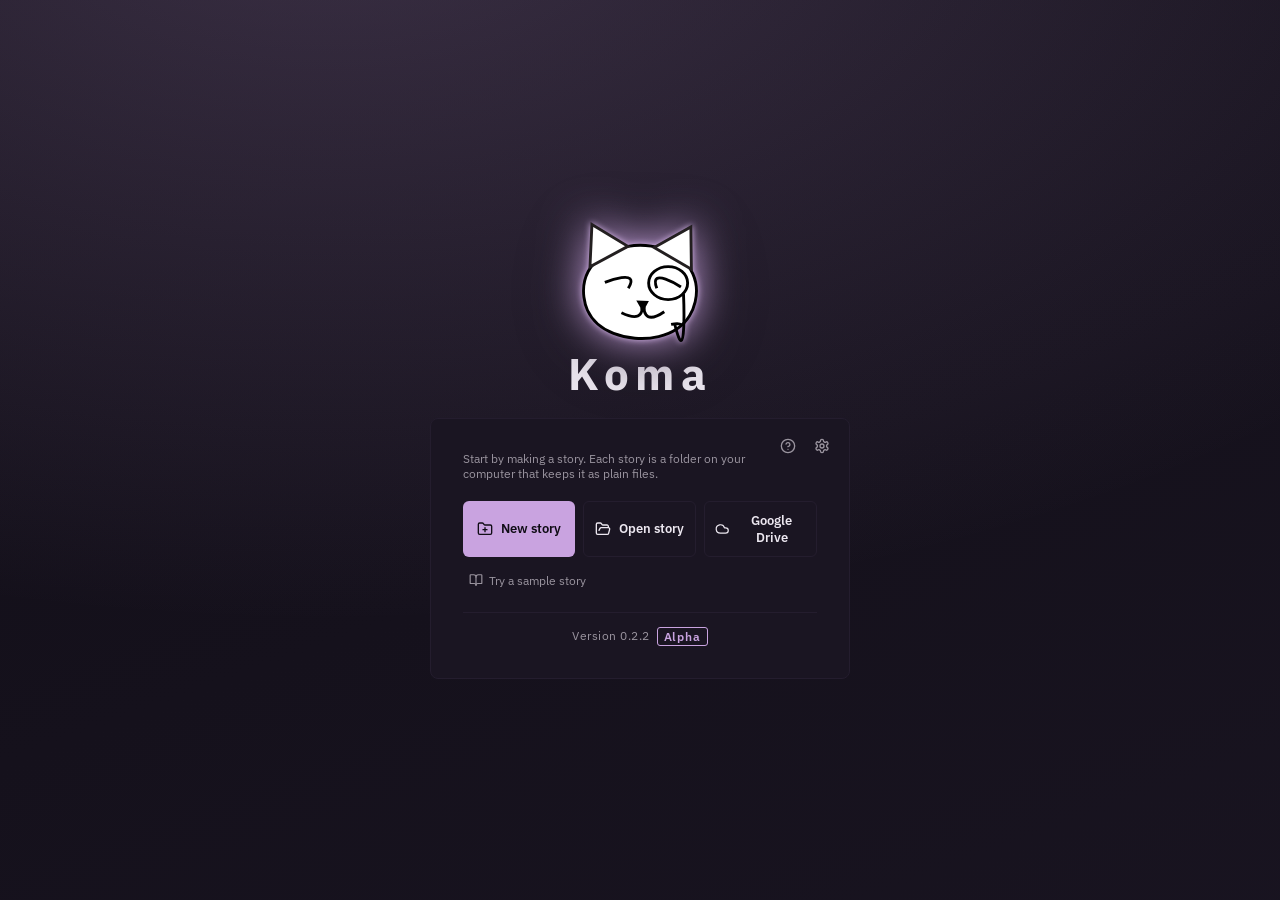
<file: index.html>
<!doctype html>
<html lang="en">
  <head>
    <meta http-equiv="Content-Security-Policy" content="default-src 'self'; script-src 'self' 'wasm-unsafe-eval' https://accounts.google.com/gsi/client; style-src 'self' 'unsafe-inline' https://accounts.google.com/gsi/style; worker-src 'self' blob:; connect-src 'self' blob: data: https: wss: http://localhost:* http://127.0.0.1:* ws://localhost:* ws://127.0.0.1:*; img-src 'self' blob: data:; font-src 'self' blob: data:; media-src 'self' blob:; frame-src https://accounts.google.com/gsi/; object-src 'none'; base-uri 'self'; form-action 'none'">

    <meta charset="UTF-8" />
    <meta name="viewport" content="width=device-width, initial-scale=1.0" />
    <link rel="icon" href="/favicon.svg" type="image/svg+xml" />
    <title>Koma</title>
    <script type="module" crossorigin src="/assets/index-BvUNEsMQ.js"></script>
    <link rel="stylesheet" crossorigin href="/assets/index-CYt-mj1U.css">
  </head>
  <body>
    <div id="root"></div>
  </body>
</html>
</file>
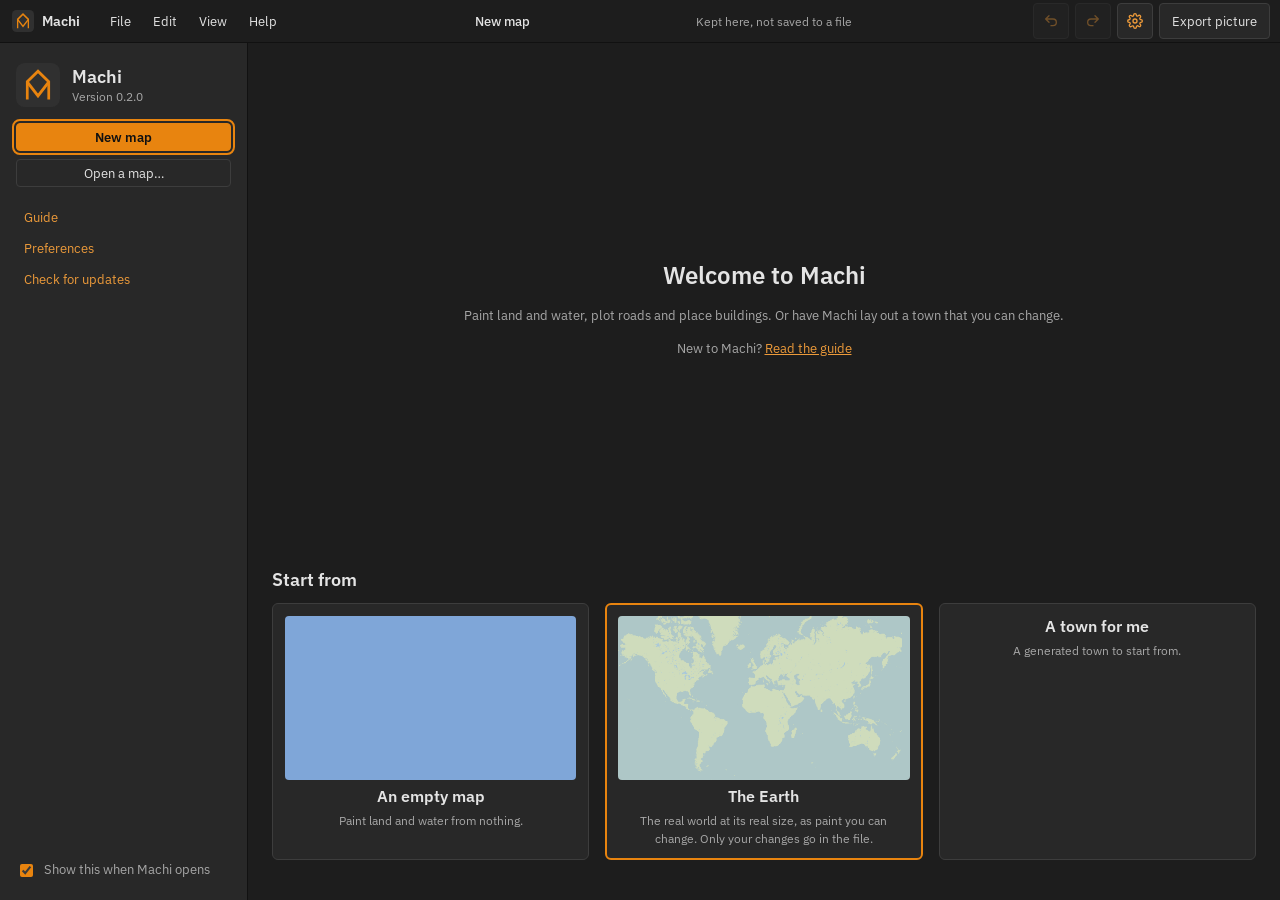
<file: machi/index.html>
<!doctype html>
<html lang="en">
  <head>
    <meta charset="utf-8" />
    <meta name="viewport" content="width=device-width, initial-scale=1" />
    <link rel="icon" type="image/svg+xml" href="/machi/favicon.svg" />
    <title>Machi</title>
    <script type="module" crossorigin src="/machi/assets/index-C3IoVJ8C.js"></script>
    <link rel="stylesheet" crossorigin href="/machi/assets/index-voyov7jK.css">
  </head>
  <body>
    <div id="root"></div>
  </body>
</html>
</file>
<file: assets/index-CYt-mj1U.css>
.ps-page-surface{--ps-paper: color-mix(in srgb, var(--accent) 5%, #f2ecdc);--ps-ink: #1b1f26;--ps-accent: color-mix(in srgb, var(--accent) 34%, #33261a);--ps-muted: color-mix(in srgb, var(--accent) 18%, #6b6250);--ps-rule: color-mix(in srgb, var(--accent) 26%, #d8cdb0);--ps-caption-bg: color-mix(in srgb, var(--accent) 15%, #f0e8d2);--ps-caption-border: color-mix(in srgb, var(--accent) 42%, #b7a67a);--ps-dialogue-bg: color-mix(in srgb, var(--accent) 7%, #eae6da);background:var(--ps-paper);max-width:calc(760px * var(--text-scale, 1));min-height:700px;margin:0 auto;border-radius:4px;box-shadow:0 25px 50px -12px #00000080;padding:40px 48px;font-family:"Courier Prime",var(--font-ja),monospace;font-size:calc(16px * var(--text-scale, 1));line-height:1.55;color:var(--ps-ink);position:relative}.ps-page-surface .ProseMirror{outline:none}.ps-block{border:none;outline:none;white-space:pre-wrap}.ps-page{margin-top:30px;font-style:italic;text-align:center;font-size:calc(12px * var(--text-scale, 1));color:var(--ps-muted)}.ps-page:first-child{margin-top:0}.ps-page-label{display:flex;align-items:center;gap:12px;color:var(--ps-accent);font-size:calc(12px * var(--text-scale, 1));letter-spacing:.15em;text-transform:uppercase;font-weight:700;font-family:"IBM Plex Sans",var(--font-ja),sans-serif;margin-bottom:8px}.ps-page-label:before,.ps-page-label:after{content:"";flex:1;height:1px;background:var(--ps-rule)}.ps-panel{margin-top:14px}.ps-panel-label{display:inline-block;background:var(--ps-accent);color:var(--ps-paper);font-size:calc(12px * var(--text-scale, 1));font-family:"IBM Plex Sans",var(--font-ja),sans-serif;text-transform:uppercase;letter-spacing:.05em;font-weight:700;padding:2px 8px;border-radius:3px;margin-bottom:4px}.ps-character{margin-left:36%;width:46%;margin-top:6px;text-transform:uppercase;font-weight:700}.ps-dialogue{margin-left:16%;width:62%;margin-top:2px;background:var(--ps-dialogue-bg);border-radius:10px;padding:4px 12px}.ps-caption{margin-left:4%;width:90%;margin-top:8px;background:var(--ps-caption-bg);border:1px solid var(--ps-caption-border);padding:5px 12px;font-style:italic}.ps-setting{margin-top:14px;padding-bottom:3px;border-bottom:1px solid var(--ps-rule);font-family:"IBM Plex Sans",var(--font-ja),sans-serif;font-weight:700;font-size:calc(12px * var(--text-scale, 1));letter-spacing:.08em;text-transform:uppercase;color:var(--ps-accent)}.ps-action{margin-top:8px}.ps-thought{margin-left:16%;width:62%;margin-top:2px;border:1.5px dotted var(--ps-caption-border);border-radius:14px;padding:4px 12px;font-style:italic}.ps-note{margin-top:10px;padding:3px 0 3px 10px;border-left:3px solid var(--ps-caption-border);font-family:"IBM Plex Sans",var(--font-ja),sans-serif;font-size:calc(12px * var(--text-scale, 1));color:var(--ps-muted)}.ps-sfx{margin-top:10px;margin-bottom:4px;text-align:center;font-weight:700;font-size:calc(20px * var(--text-scale, 1));color:#b56576;letter-spacing:.05em;text-transform:uppercase;transform:rotate(-2deg)}.ps-active{box-shadow:0 0 0 2px #c99a4b59;border-radius:3px}.ps-dialogue.ps-active{border-radius:10px}.ps-thought.ps-active{border-radius:14px}.ps-flash{animation:ps-flashbg .9s ease;border-radius:3px}@keyframes ps-flashbg{0%{background-color:#c99a4b59}to{background-color:transparent}}.ps-entity{cursor:default}.ps-entity-syntax{display:none}.ps-drag-handle{display:inline-flex;align-items:center;justify-content:center;flex-shrink:0;width:20px;height:20px;margin-right:5px;border-radius:5px;color:var(--ps-muted);cursor:grab;opacity:.32;transition:opacity .12s ease,background-color .12s ease,color .12s ease;vertical-align:middle}.ps-drag-handle-floating{position:absolute;z-index:2;margin:0;opacity:.7}.ps-drag-handle:hover{background:color-mix(in srgb,var(--ps-accent) 16%,transparent);color:var(--ps-accent)}.ps-drag-handle:active{cursor:grabbing}.ps-drag-handle svg{width:15px;height:15px}.ps-drag-source{opacity:.4;filter:saturate(.6);transition:opacity .12s ease}.ps-drop-before,.ps-drop-after{position:relative}.ps-drop-before:before,.ps-drop-after:after{content:"";position:absolute;left:-10px;right:-10px;height:3px;border-radius:2px;background:var(--ps-accent);box-shadow:0 0 0 3px color-mix(in srgb,var(--ps-accent) 22%,transparent);pointer-events:none}.ps-drop-before:before{top:-7px}.ps-drop-after:after{bottom:-7px}body.ps-dragging .ps-page-surface,body.ps-dragging .ps-page-surface *{cursor:grabbing!important;-webkit-user-select:none!important;user-select:none!important}.ps-drag-ghost{position:fixed;top:0;left:0;z-index:1000;display:flex;align-items:center;gap:7px;max-width:280px;padding:6px 10px;border-radius:6px;background:var(--ink800);border:1px solid var(--ps-accent);box-shadow:var(--shadow-md);pointer-events:none;will-change:transform}.ps-drag-ghost-type{flex-shrink:0;font-family:"IBM Plex Sans",var(--font-ja),sans-serif;font-size:12px;font-weight:700;text-transform:uppercase;letter-spacing:.06em;color:var(--accent)}.ps-drag-ghost-text{overflow:hidden;text-overflow:ellipsis;white-space:nowrap;font-family:"Courier Prime",var(--font-ja),monospace;font-size:12px;color:var(--text);opacity:.85}.ps-scene{margin-top:18px;font-weight:700;text-transform:uppercase}.ps-page-surface[data-kind=screenplay] .ps-action{margin-top:10px}.ps-page-surface[data-kind=screenplay] .ps-character{margin-left:37%;width:45%;margin-top:12px;font-weight:400}.ps-parenthetical{margin-left:30%;width:34%}.ps-parenthetical:before{content:"("}.ps-parenthetical:after{content:")"}.ps-page-surface[data-kind=screenplay] .ps-dialogue{margin-left:22%;width:52%;margin-top:0;padding:0;background:none;border-radius:0}.ps-transition{margin-top:12px;text-align:right;text-transform:uppercase}.ps-page-surface[data-kind=novel]{font-family:Georgia,"Times New Roman",var(--font-ja),serif;line-height:1.7}.ps-paragraph{margin-top:12px}.ps-paragraph:first-child{margin-top:0}.ps-heading{margin-top:28px;margin-bottom:4px;font-weight:700;font-size:calc(20px * var(--text-scale, 1))}.ps-sceneBreak{margin:20px 0;min-height:1.7em;text-align:center;color:var(--ps-muted)}.ps-sceneBreak:before{content:"* * *";letter-spacing:.4em}@font-face{font-family:Courier Prime;font-style:normal;font-display:swap;font-weight:400;src:url(/assets/courier-prime-latin-ext-400-normal-B-EsvyE4.woff2) format("woff2"),url(/assets/courier-prime-latin-ext-400-normal-CKOCNFvK.woff) format("woff");unicode-range:U+0100-02BA,U+02BD-02C5,U+02C7-02CC,U+02CE-02D7,U+02DD-02FF,U+0304,U+0308,U+0329,U+1D00-1DBF,U+1E00-1E9F,U+1EF2-1EFF,U+2020,U+20A0-20AB,U+20AD-20C0,U+2113,U+2C60-2C7F,U+A720-A7FF}@font-face{font-family:Courier Prime;font-style:normal;font-display:swap;font-weight:400;src:url(/assets/courier-prime-latin-400-normal-BbyBr73r.woff2) format("woff2"),url(/assets/courier-prime-latin-400-normal-BAlbUm6l.woff) format("woff");unicode-range:U+0000-00FF,U+0131,U+0152-0153,U+02BB-02BC,U+02C6,U+02DA,U+02DC,U+0304,U+0308,U+0329,U+2000-206F,U+20AC,U+2122,U+2191,U+2193,U+2212,U+2215,U+FEFF,U+FFFD}@font-face{font-family:Courier Prime;font-style:normal;font-display:swap;font-weight:700;src:url(/assets/courier-prime-latin-ext-700-normal-ByMJlNdM.woff2) format("woff2"),url(/assets/courier-prime-latin-ext-700-normal-BIFoAzHx.woff) format("woff");unicode-range:U+0100-02BA,U+02BD-02C5,U+02C7-02CC,U+02CE-02D7,U+02DD-02FF,U+0304,U+0308,U+0329,U+1D00-1DBF,U+1E00-1E9F,U+1EF2-1EFF,U+2020,U+20A0-20AB,U+20AD-20C0,U+2113,U+2C60-2C7F,U+A720-A7FF}@font-face{font-family:Courier Prime;font-style:normal;font-display:swap;font-weight:700;src:url(/assets/courier-prime-latin-700-normal-D1YCjmaD.woff2) format("woff2"),url(/assets/courier-prime-latin-700-normal-CVvp4Sof.woff) format("woff");unicode-range:U+0000-00FF,U+0131,U+0152-0153,U+02BB-02BC,U+02C6,U+02DA,U+02DC,U+0304,U+0308,U+0329,U+2000-206F,U+20AC,U+2122,U+2191,U+2193,U+2212,U+2215,U+FEFF,U+FFFD}@font-face{font-family:IBM Plex Sans;font-style:normal;font-display:swap;font-weight:400;src:url(/assets/ibm-plex-sans-cyrillic-ext-400-normal-g30qAdWV.woff2) format("woff2"),url(/assets/ibm-plex-sans-cyrillic-ext-400-normal-Dsrv2Tcn.woff) format("woff");unicode-range:U+0460-052F,U+1C80-1C8A,U+20B4,U+2DE0-2DFF,U+A640-A69F,U+FE2E-FE2F}@font-face{font-family:IBM Plex Sans;font-style:normal;font-display:swap;font-weight:400;src:url(/assets/ibm-plex-sans-cyrillic-400-normal-DZqxrq2p.woff2) format("woff2"),url(/assets/ibm-plex-sans-cyrillic-400-normal-BTotfTJu.woff) format("woff");unicode-range:U+0301,U+0400-045F,U+0490-0491,U+04B0-04B1,U+2116}@font-face{font-family:IBM Plex Sans;font-style:normal;font-display:swap;font-weight:400;src:url(/assets/ibm-plex-sans-greek-400-normal-_efipK4i.woff2) format("woff2"),url(/assets/ibm-plex-sans-greek-400-normal-D9ESIMu3.woff) format("woff");unicode-range:U+0370-0377,U+037A-037F,U+0384-038A,U+038C,U+038E-03A1,U+03A3-03FF}@font-face{font-family:IBM Plex Sans;font-style:normal;font-display:swap;font-weight:400;src:url(/assets/ibm-plex-sans-vietnamese-400-normal-DG4YqDda.woff2) format("woff2"),url(/assets/ibm-plex-sans-vietnamese-400-normal-fK1oJ5dG.woff) format("woff");unicode-range:U+0102-0103,U+0110-0111,U+0128-0129,U+0168-0169,U+01A0-01A1,U+01AF-01B0,U+0300-0301,U+0303-0304,U+0308-0309,U+0323,U+0329,U+1EA0-1EF9,U+20AB}@font-face{font-family:IBM Plex Sans;font-style:normal;font-display:swap;font-weight:400;src:url(/assets/ibm-plex-sans-latin-ext-400-normal-C5H60-Va.woff2) format("woff2"),url(/assets/ibm-plex-sans-latin-ext-400-normal-RBey6euL.woff) format("woff");unicode-range:U+0100-02BA,U+02BD-02C5,U+02C7-02CC,U+02CE-02D7,U+02DD-02FF,U+0304,U+0308,U+0329,U+1D00-1DBF,U+1E00-1E9F,U+1EF2-1EFF,U+2020,U+20A0-20AB,U+20AD-20C0,U+2113,U+2C60-2C7F,U+A720-A7FF}@font-face{font-family:IBM Plex Sans;font-style:normal;font-display:swap;font-weight:400;src:url(/assets/ibm-plex-sans-latin-400-normal-CDDApCn2.woff2) format("woff2"),url(/assets/ibm-plex-sans-latin-400-normal-CYLoc0-x.woff) format("woff");unicode-range:U+0000-00FF,U+0131,U+0152-0153,U+02BB-02BC,U+02C6,U+02DA,U+02DC,U+0304,U+0308,U+0329,U+2000-206F,U+20AC,U+2122,U+2191,U+2193,U+2212,U+2215,U+FEFF,U+FFFD}@font-face{font-family:IBM Plex Sans;font-style:normal;font-display:swap;font-weight:500;src:url(/assets/ibm-plex-sans-cyrillic-ext-500-normal-Cs5J6C77.woff2) format("woff2"),url(/assets/ibm-plex-sans-cyrillic-ext-500-normal-DB5PtV2g.woff) format("woff");unicode-range:U+0460-052F,U+1C80-1C8A,U+20B4,U+2DE0-2DFF,U+A640-A69F,U+FE2E-FE2F}@font-face{font-family:IBM Plex Sans;font-style:normal;font-display:swap;font-weight:500;src:url(/assets/ibm-plex-sans-cyrillic-500-normal-CocWQlwt.woff2) format("woff2"),url(/assets/ibm-plex-sans-cyrillic-500-normal-ByOcLdNv.woff) format("woff");unicode-range:U+0301,U+0400-045F,U+0490-0491,U+04B0-04B1,U+2116}@font-face{font-family:IBM Plex Sans;font-style:normal;font-display:swap;font-weight:500;src:url(/assets/ibm-plex-sans-greek-500-normal-JMMifIXV.woff2) format("woff2"),url(/assets/ibm-plex-sans-greek-500-normal-CuWXN6rf.woff) format("woff");unicode-range:U+0370-0377,U+037A-037F,U+0384-038A,U+038C,U+038E-03A1,U+03A3-03FF}@font-face{font-family:IBM Plex Sans;font-style:normal;font-display:swap;font-weight:500;src:url(/assets/ibm-plex-sans-vietnamese-500-normal-e4dixQRQ.woff2) format("woff2"),url(/assets/ibm-plex-sans-vietnamese-500-normal-BEb3_waV.woff) format("woff");unicode-range:U+0102-0103,U+0110-0111,U+0128-0129,U+0168-0169,U+01A0-01A1,U+01AF-01B0,U+0300-0301,U+0303-0304,U+0308-0309,U+0323,U+0329,U+1EA0-1EF9,U+20AB}@font-face{font-family:IBM Plex Sans;font-style:normal;font-display:swap;font-weight:500;src:url(/assets/ibm-plex-sans-latin-ext-500-normal-DakdToA3.woff2) format("woff2"),url(/assets/ibm-plex-sans-latin-ext-500-normal-D0aIdm-b.woff) format("woff");unicode-range:U+0100-02BA,U+02BD-02C5,U+02C7-02CC,U+02CE-02D7,U+02DD-02FF,U+0304,U+0308,U+0329,U+1D00-1DBF,U+1E00-1E9F,U+1EF2-1EFF,U+2020,U+20A0-20AB,U+20AD-20C0,U+2113,U+2C60-2C7F,U+A720-A7FF}@font-face{font-family:IBM Plex Sans;font-style:normal;font-display:swap;font-weight:500;src:url(/assets/ibm-plex-sans-latin-500-normal-6ng42L7E.woff2) format("woff2"),url(/assets/ibm-plex-sans-latin-500-normal-BgVn5rGT.woff) format("woff");unicode-range:U+0000-00FF,U+0131,U+0152-0153,U+02BB-02BC,U+02C6,U+02DA,U+02DC,U+0304,U+0308,U+0329,U+2000-206F,U+20AC,U+2122,U+2191,U+2193,U+2212,U+2215,U+FEFF,U+FFFD}@font-face{font-family:IBM Plex Sans;font-style:normal;font-display:swap;font-weight:600;src:url(/assets/ibm-plex-sans-cyrillic-ext-600-normal-DUMzJB7m.woff2) format("woff2"),url(/assets/ibm-plex-sans-cyrillic-ext-600-normal-Bz0x94Yp.woff) format("woff");unicode-range:U+0460-052F,U+1C80-1C8A,U+20B4,U+2DE0-2DFF,U+A640-A69F,U+FE2E-FE2F}@font-face{font-family:IBM Plex Sans;font-style:normal;font-display:swap;font-weight:600;src:url(/assets/ibm-plex-sans-cyrillic-600-normal-71GNu3SW.woff2) format("woff2"),url(/assets/ibm-plex-sans-cyrillic-600-normal-BGq0mW3O.woff) format("woff");unicode-range:U+0301,U+0400-045F,U+0490-0491,U+04B0-04B1,U+2116}@font-face{font-family:IBM Plex Sans;font-style:normal;font-display:swap;font-weight:600;src:url(/assets/ibm-plex-sans-greek-600-normal-DzTrcv_p.woff2) format("woff2"),url(/assets/ibm-plex-sans-greek-600-normal-D-CqTdkO.woff) format("woff");unicode-range:U+0370-0377,U+037A-037F,U+0384-038A,U+038C,U+038E-03A1,U+03A3-03FF}@font-face{font-family:IBM Plex Sans;font-style:normal;font-display:swap;font-weight:600;src:url(/assets/ibm-plex-sans-vietnamese-600-normal-DpPYBSTl.woff2) format("woff2"),url(/assets/ibm-plex-sans-vietnamese-600-normal-DgdngZtN.woff) format("woff");unicode-range:U+0102-0103,U+0110-0111,U+0128-0129,U+0168-0169,U+01A0-01A1,U+01AF-01B0,U+0300-0301,U+0303-0304,U+0308-0309,U+0323,U+0329,U+1EA0-1EF9,U+20AB}@font-face{font-family:IBM Plex Sans;font-style:normal;font-display:swap;font-weight:600;src:url(/assets/ibm-plex-sans-latin-ext-600-normal-DOrvGEcy.woff2) format("woff2"),url(/assets/ibm-plex-sans-latin-ext-600-normal-DIrixKbi.woff) format("woff");unicode-range:U+0100-02BA,U+02BD-02C5,U+02C7-02CC,U+02CE-02D7,U+02DD-02FF,U+0304,U+0308,U+0329,U+1D00-1DBF,U+1E00-1E9F,U+1EF2-1EFF,U+2020,U+20A0-20AB,U+20AD-20C0,U+2113,U+2C60-2C7F,U+A720-A7FF}@font-face{font-family:IBM Plex Sans;font-style:normal;font-display:swap;font-weight:600;src:url(/assets/ibm-plex-sans-latin-600-normal-CuJfVYMP.woff2) format("woff2"),url(/assets/ibm-plex-sans-latin-600-normal-Cu4Hd6ag.woff) format("woff");unicode-range:U+0000-00FF,U+0131,U+0152-0153,U+02BB-02BC,U+02C6,U+02DA,U+02DC,U+0304,U+0308,U+0329,U+2000-206F,U+20AC,U+2122,U+2191,U+2193,U+2212,U+2215,U+FEFF,U+FFFD}@font-face{font-family:IBM Plex Sans;font-style:normal;font-display:swap;font-weight:700;src:url(/assets/ibm-plex-sans-cyrillic-ext-700-normal-BmRLXWpJ.woff2) format("woff2"),url(/assets/ibm-plex-sans-cyrillic-ext-700-normal-DCQwxkRk.woff) format("woff");unicode-range:U+0460-052F,U+1C80-1C8A,U+20B4,U+2DE0-2DFF,U+A640-A69F,U+FE2E-FE2F}@font-face{font-family:IBM Plex Sans;font-style:normal;font-display:swap;font-weight:700;src:url(/assets/ibm-plex-sans-cyrillic-700-normal-D_uavGvn.woff2) format("woff2"),url(/assets/ibm-plex-sans-cyrillic-700-normal-RFb1v-CK.woff) format("woff");unicode-range:U+0301,U+0400-045F,U+0490-0491,U+04B0-04B1,U+2116}@font-face{font-family:IBM Plex Sans;font-style:normal;font-display:swap;font-weight:700;src:url(/assets/ibm-plex-sans-greek-700-normal-wyJ6jzdA.woff2) format("woff2"),url(/assets/ibm-plex-sans-greek-700-normal-CkZN0sRy.woff) format("woff");unicode-range:U+0370-0377,U+037A-037F,U+0384-038A,U+038C,U+038E-03A1,U+03A3-03FF}@font-face{font-family:IBM Plex Sans;font-style:normal;font-display:swap;font-weight:700;src:url(/assets/ibm-plex-sans-vietnamese-700-normal-CkEo6LDy.woff2) format("woff2"),url(/assets/ibm-plex-sans-vietnamese-700-normal-BV5B8Are.woff) format("woff");unicode-range:U+0102-0103,U+0110-0111,U+0128-0129,U+0168-0169,U+01A0-01A1,U+01AF-01B0,U+0300-0301,U+0303-0304,U+0308-0309,U+0323,U+0329,U+1EA0-1EF9,U+20AB}@font-face{font-family:IBM Plex Sans;font-style:normal;font-display:swap;font-weight:700;src:url(/assets/ibm-plex-sans-latin-ext-700-normal-aMgXseD4.woff2) format("woff2"),url(/assets/ibm-plex-sans-latin-ext-700-normal-DZH6Xh-4.woff) format("woff");unicode-range:U+0100-02BA,U+02BD-02C5,U+02C7-02CC,U+02CE-02D7,U+02DD-02FF,U+0304,U+0308,U+0329,U+1D00-1DBF,U+1E00-1E9F,U+1EF2-1EFF,U+2020,U+20A0-20AB,U+20AD-20C0,U+2113,U+2C60-2C7F,U+A720-A7FF}@font-face{font-family:IBM Plex Sans;font-style:normal;font-display:swap;font-weight:700;src:url(/assets/ibm-plex-sans-latin-700-normal-Bxkt5Cjx.woff2) format("woff2"),url(/assets/ibm-plex-sans-latin-700-normal-Bth3BMcD.woff) format("woff");unicode-range:U+0000-00FF,U+0131,U+0152-0153,U+02BB-02BC,U+02C6,U+02DA,U+02DC,U+0304,U+0308,U+0329,U+2000-206F,U+20AC,U+2122,U+2191,U+2193,U+2212,U+2215,U+FEFF,U+FFFD}:root{--z-screen-float: 100;--z-notice: 900;--z-modal: 2000;--z-alert: 2200;--z-menu-over-modal: 2500;--z-tour: 3000;--z-crash: 9999;--warning: #e09a53;--comment-mark: #e0c35a;--revised: #e0a35a;--flashback: #6ba8e0;--flashback-text: #9cc6ef;--flash-forward: #d283c8;--flash-forward-text: #e3aedc;--on-accent: #17131c;--petal-blush: #d68fa8;--ink900: #100d16;--ink800: #1a1522;--ink700: #241d2e;--ink600: #332a3f;--accent: #c9a3e0;--accent-light: #d9bceb;--text: #ece7f0;--muted: #8b8591;--danger: #b56576;--danger-light: #cf8b98;--positive: #8fcfa8;--font-ja: "Hiragino Sans", "Hiragino Kaku Gothic ProN", "Yu Gothic Medium", "Yu Gothic", YuGothic, Meiryo, "Noto Sans CJK JP", "Noto Sans JP";--surface: rgba(26, 21, 34, .55);--glass-blur: blur(18px);--transition-fast: .12s ease;--transition-base: .18s ease;--radius-sm: 4px;--radius-md: 8px;--radius-lg: 12px;--shadow-sm: 0 2px 10px rgba(10, 6, 16, .32);--shadow-md: 0 8px 28px rgba(10, 6, 16, .42)}*{box-sizing:border-box}*{scrollbar-width:thin;scrollbar-color:var(--ink600) transparent}*::-webkit-scrollbar{width:10px;height:10px}*::-webkit-scrollbar-track{background:transparent}*::-webkit-scrollbar-thumb{background-color:var(--ink600);border-radius:6px;border:2px solid transparent;background-clip:padding-box}*::-webkit-scrollbar-thumb:hover{background-color:var(--accent);background-clip:padding-box}*::-webkit-scrollbar-corner{background:transparent}html,body,#root{height:100%;margin:0}body{font-family:"IBM Plex Sans",var(--font-ja),sans-serif;background:var(--ink900);color:var(--text)}button,input,select,textarea{font-family:inherit;transition:background-color var(--transition-fast),border-color var(--transition-fast),color var(--transition-fast),box-shadow var(--transition-fast),opacity var(--transition-fast),transform .1s ease}button:not(:disabled){cursor:pointer}button:active:not(:disabled){transform:scale(.97)}:focus-visible{outline:2px solid var(--accent);outline-offset:2px}@keyframes fadeIn{0%{opacity:0;transform:translateY(4px)}to{opacity:1;transform:translateY(0)}}.app-background{position:fixed;top:0;right:0;bottom:0;left:0;z-index:-1;overflow:hidden;pointer-events:none}.app-background.inline{position:absolute;border-radius:inherit}.app-background-gradient{position:absolute;top:-10%;right:-10%;bottom:-10%;left:-10%;background:radial-gradient(ellipse 75% 55% at 15% 0%,color-mix(in srgb,var(--accent) 22%,transparent),transparent 60%),radial-gradient(ellipse 65% 55% at 90% 100%,color-mix(in srgb,var(--accent-light) 14%,transparent),transparent 60%),linear-gradient(160deg,var(--ink900) 0%,var(--ink800) 55%,var(--ink900) 100%);background-size:200% 200%;animation:app-background-drift 24s ease-in-out infinite}.app-background-layer{position:absolute;top:0;right:0;bottom:0;left:0;overflow:hidden}.app-background.paused,.app-background.paused *{animation-play-state:paused}.app-background-canvas{position:absolute;top:0;right:0;bottom:0;left:0;width:100%;height:100%;display:block}.app-background-petal{position:absolute;top:-10px;border-radius:60% 40%;opacity:0;animation:app-background-fall linear infinite}.app-background-custom{position:absolute;top:0;right:0;bottom:0;left:0;background-size:cover;background-position:center}@keyframes app-background-drift{0%,to{background-position:0% 0%}50%{background-position:100% 100%}}@keyframes app-background-fall{0%{transform:translateY(-10px) rotate(0);opacity:0}10%{opacity:.75}90%{opacity:.6}to{transform:translateY(105vh) rotate(220deg);opacity:0}}@media (prefers-reduced-motion: reduce){.app-background-gradient,.app-background-petal,.app-background-cloud,.app-background-wave,.app-background-code,.app-background-gear,.app-background-casing{animation:none}.app-background-petal,.app-background-casing{opacity:.3}}@media (prefers-reduced-transparency: reduce),(prefers-contrast: more){:root{--surface: var(--ink800) !important;--glass-blur: none !important}*,*:before,*:after{backdrop-filter:none!important;-webkit-backdrop-filter:none!important}}@media (prefers-contrast: more){:root{--muted: var(--text) !important}}.app-main{display:contents}.visually-hidden{position:absolute;width:1px;height:1px;padding:0;margin:-1px;overflow:hidden;clip:rect(0 0 0 0);white-space:nowrap;border:0}.app-shell{position:relative;width:100%;height:100vh;display:flex;background:transparent;animation:fadeIn var(--transition-base) ease-out}.rail{background:var(--surface);backdrop-filter:var(--glass-blur);-webkit-backdrop-filter:var(--glass-blur);width:calc(76px * var(--text-scale, 1));border-right:1px solid var(--ink700);display:flex;flex-direction:column;align-items:center;padding:16px 0;flex-shrink:0;overflow-y:auto;scrollbar-width:none}.rail-label{width:100%;color:var(--muted);font-size:calc(12px * var(--text-scale, 1));margin-bottom:8px;font-weight:600;background:none;border:none;border-left:2px solid transparent;cursor:pointer;padding:8px 0;transition:color var(--transition-fast),background-color var(--transition-fast),border-color var(--transition-fast)}.rail-label:hover:not(.active){background:var(--ink800);color:var(--text)}.rail-label.active{background:var(--ink700);color:var(--accent);border-left-color:var(--accent)}.rail-back{width:100%;display:flex;flex-direction:column;align-items:center;gap:2px;padding:6px 0;margin-bottom:16px;background:transparent;border:none;color:var(--muted);cursor:pointer;transition:background-color var(--transition-fast),color var(--transition-fast)}.rail-back:hover:not(:disabled){background:var(--ink800);color:var(--text)}.rail-back:disabled{opacity:.5;cursor:not-allowed}.rail-back span{font-size:calc(12px * var(--text-scale, 1))}.rail-item{position:relative;width:100%;display:flex;flex-direction:column}.rail-detach{position:absolute;top:4px;right:4px;display:flex;align-items:center;justify-content:center;width:24px;height:24px;padding:0;background:var(--ink900);border:1px solid var(--ink600);border-radius:4px;color:var(--muted);cursor:pointer;opacity:0;visibility:hidden;transition:opacity var(--transition-fast),color var(--transition-fast),border-color var(--transition-fast)}.rail-item:hover .rail-detach,.rail-item:focus-within .rail-detach,.rail-detach:focus-visible{opacity:1;visibility:visible}.rail-detach:hover{color:var(--accent);border-color:var(--accent)}body.detached-window .rail{display:contents}body.detached-window .rail>:not(.rail-save-status){display:none}body.detached-window .rail-save-status{position:fixed;left:10px;bottom:10px;z-index:5;margin:0;padding:6px 8px;border:1px solid var(--ink700);border-radius:8px;background:var(--surface)}.detached-loading{color:var(--muted);font-size:calc(12px * var(--text-scale, 1))}.rail-button{width:100%;display:flex;flex-direction:column;align-items:center;gap:4px;padding:12px 0;margin-bottom:4px;background:transparent;border:none;border-left:2px solid transparent;color:var(--muted);cursor:pointer;transition:background-color var(--transition-fast),color var(--transition-fast),border-color var(--transition-fast)}.rail-button:hover:not(.active):not(:disabled){background:var(--ink800);color:var(--text)}.rail-button.active{background:var(--ink700);color:var(--accent);border-left-color:var(--accent)}.rail-button:disabled{opacity:.35;cursor:not-allowed}.rail-button span{font-size:calc(12px * var(--text-scale, 1))}.rail-divider{flex-shrink:0;width:56%;height:1px;margin:6px 0 10px;background:var(--ink700)}.rail-settings{margin-top:auto;border-top:1px solid var(--ink700);padding-top:12px}.rail-save-status{display:flex;flex-direction:column;align-items:center;gap:4px;margin-top:10px;padding-top:10px;border-top:1px solid var(--ink700);color:var(--accent);font-size:calc(12px * var(--text-scale, 1));animation:fadeIn var(--transition-base);transition:opacity var(--transition-base),color var(--transition-base)}.rail-save-status--saved{color:var(--text)}.rail-save-status--unsaved{color:var(--warning)}.rail-save-status--settled svg{opacity:.4}.rail-save-spin{animation:rail-save-spin .9s linear infinite}@keyframes rail-save-spin{0%{transform:rotate(0)}to{transform:rotate(360deg)}}input[type=number]{-webkit-appearance:textfield;appearance:textfield;-moz-appearance:textfield}input[type=number]::-webkit-inner-spin-button,input[type=number]::-webkit-outer-spin-button{-webkit-appearance:none;margin:0}.number-input{position:relative;display:inline-flex;min-width:0}.number-input>input{flex:1;min-width:0;width:100%}.number-input-steps{position:absolute;top:3px;right:3px;bottom:3px;display:flex;flex-direction:column;gap:1px;width:16px}.number-input-steps button{flex:1;display:flex;align-items:center;justify-content:center;min-height:0;padding:0;border:none;border-radius:3px;background:color-mix(in srgb,var(--text) 7%,transparent);color:var(--muted);cursor:pointer;transition:background var(--transition-fast),color var(--transition-fast)}.number-input-steps button:hover{background:color-mix(in srgb,var(--accent) 28%,transparent);color:var(--text)}.number-input-steps button:active{background:color-mix(in srgb,var(--accent) 45%,transparent)}.image-pick-menu{position:fixed;z-index:var(--z-menu-over-modal);display:flex;flex-direction:column;gap:4px;padding:8px;border-radius:var(--radius-lg);border:1px solid color-mix(in srgb,var(--text) 14%,transparent);background:color-mix(in srgb,var(--ink800) 88%,transparent);backdrop-filter:var(--glass-blur);-webkit-backdrop-filter:var(--glass-blur);box-shadow:var(--shadow-md);color:var(--text);animation:fadeIn var(--transition-base) ease-out}.image-pick-preview{display:block;width:100%;height:120px;object-fit:contain;margin-bottom:4px;border-radius:var(--radius-md);background:color-mix(in srgb,var(--text) 5%,transparent)}.image-pick-menu button{display:flex;align-items:center;gap:8px;width:100%;padding:7px 10px;border:none;border-radius:var(--radius-md);background:transparent;color:var(--text);font:inherit;font-size:calc(13px * var(--text-scale, 1));text-align:left;cursor:pointer}.image-pick-menu button:hover,.image-pick-menu button:focus-visible{outline:none;background:color-mix(in srgb,var(--accent) 22%,transparent)}.image-pick-menu button:focus-visible{outline:2px solid var(--accent);outline-offset:-2px}.image-pick-menu button:first-of-type{color:var(--accent-light)}.image-pick-hint{padding:2px 10px 0;font-size:calc(12px * var(--text-scale, 1));color:var(--muted)}.md-picture{display:inline-flex;align-items:center;gap:4px;padding:0 6px;border:1px dashed color-mix(in srgb,var(--muted) 60%,transparent);border-radius:var(--radius-sm);color:var(--muted);font-size:.9em}.md-plain-link{text-decoration:underline dotted}.error-boundary{position:fixed;top:0;right:0;bottom:0;left:0;z-index:var(--z-crash);display:flex;align-items:center;justify-content:center;padding:24px;background:var(--ink900);overflow-y:auto}.error-boundary-card{width:100%;max-width:620px;background:var(--ink800);border:1px solid var(--ink700);border-top:3px solid var(--danger-light);border-radius:8px;padding:22px 24px}.error-boundary-title{color:var(--text);font-size:calc(16px * var(--text-scale, 1));font-weight:700;margin-bottom:8px}.error-boundary-message{color:var(--danger-light);font-family:ui-monospace,SF Mono,Consolas,monospace;font-size:calc(12px * var(--text-scale, 1));line-height:1.5;background:var(--ink900);border:1px solid var(--ink700);border-radius:var(--radius-sm);padding:8px 10px;word-break:break-word}.error-boundary-hint{color:var(--muted);font-size:calc(12px * var(--text-scale, 1));line-height:1.6;margin-top:12px}.error-boundary-details{margin-top:14px}.error-boundary-details summary{color:var(--muted);font-size:calc(12px * var(--text-scale, 1));cursor:pointer}.error-boundary-details pre{margin-top:8px;max-height:260px;overflow:auto;background:var(--ink900);border:1px solid var(--ink700);border-radius:var(--radius-sm);padding:10px;color:var(--muted);font-size:calc(12px * var(--text-scale, 1));line-height:1.5;white-space:pre-wrap;word-break:break-word}.error-boundary-actions{display:flex;gap:8px;margin-top:18px}.error-boundary-actions button{padding:8px 14px;background:var(--accent);color:var(--ink900);border:none;border-radius:6px;font-family:inherit;font-size:calc(12px * var(--text-scale, 1));font-weight:600;cursor:pointer}.error-boundary-actions button:hover{background:var(--accent-light)}.error-boundary-actions button.muted{background:transparent;border:1px solid var(--ink600);color:var(--muted);font-weight:400}.error-boundary-actions button.muted:hover{background:var(--ink700);color:var(--text)}.side-panels-toggle{display:none}@media (max-width: 820px){.side-panels-toggle{position:fixed;left:calc(76px * var(--text-scale, 1) + 12px);bottom:12px;z-index:var(--z-screen-float, 40);display:inline-flex;align-items:center;gap:6px;min-height:32px;padding:6px 12px;border:1px solid var(--ink600);border-radius:16px;background:var(--ink800);color:var(--text);font:inherit;font-size:calc(13px * var(--text-scale, 1));cursor:pointer;box-shadow:0 4px 14px #0000004d}body:not(:has(.app-shell .sidebar,.app-shell .inspector,.app-shell .chat-sidebar)) .side-panels-toggle{display:none}.side-panels-toggle:focus-visible{outline:2px solid var(--accent);outline-offset:2px}.app-shell .sidebar,.app-shell .inspector,.app-shell .chat-sidebar{display:none}body.side-panels-open .app-shell .sidebar,body.side-panels-open .app-shell .inspector,body.side-panels-open .app-shell .chat-sidebar{display:flex;position:absolute;top:0;bottom:0;z-index:30;max-width:calc((100% - 76px * var(--text-scale, 1)) / 2);padding-bottom:56px;box-sizing:border-box;box-shadow:0 0 24px #0006}body.side-panels-open .app-shell .sidebar{left:calc(76px * var(--text-scale, 1))}body.side-panels-open .app-shell .inspector,body.side-panels-open .app-shell .chat-sidebar{right:0}}.screen-hint{display:flex;align-items:flex-start;gap:10px;margin:8px 16px;padding:10px 12px;border:1px solid var(--ink600);border-radius:8px;background:var(--ink800);color:var(--text);font-size:calc(13px * var(--text-scale, 1));line-height:1.5}.screen-hint svg{flex-shrink:0;margin-top:2px;color:var(--accent-light)}.screen-hint p{flex:1;margin:0}.screen-hint button{flex-shrink:0;min-height:28px;padding:4px 12px;border:1px solid var(--accent);border-radius:6px;background:none;color:var(--accent-light);font:inherit;cursor:pointer}.screen-hint button:hover{background:var(--accent);color:var(--ink900)}.screen-hint button:focus-visible{outline:2px solid var(--text);outline-offset:2px}.sidebar{background:var(--ink800);width:230px;border-right:1px solid var(--ink700);display:flex;flex-direction:column;flex-shrink:0}.sidebar-tabs{display:flex;border-bottom:1px solid var(--ink700)}.sidebar-tab{flex:1;display:flex;align-items:center;justify-content:center;gap:6px;padding:10px 0;font-size:calc(12px * var(--text-scale, 1));letter-spacing:.05em;color:var(--muted);background:transparent;border:none;border-bottom:2px solid transparent;cursor:pointer}.sidebar-tab:hover:not(.active){color:var(--text)}.sidebar-tab.active{color:var(--text);border-bottom-color:var(--accent)}.sidebar-list{flex:1;overflow-y:auto;padding:8px 0}.sidebar-nav-item{width:100%;text-align:left;padding:8px 16px;font-size:calc(12px * var(--text-scale, 1));background:transparent;border:none;color:var(--text);cursor:pointer;white-space:nowrap;overflow:hidden;display:flex;align-items:baseline;gap:6px}.sidebar-nav-item:hover{background:var(--ink700)}.sidebar-nav-item.active{color:var(--accent)}.sidebar-nav-item.page{font-weight:700}.sidebar-nav-item.panel{padding-left:28px}.cast-row{width:100%;padding:8px 16px;font-size:calc(12px * var(--text-scale, 1));display:flex;align-items:center;gap:8px;background:transparent;border:none;text-align:left;color:var(--text);cursor:pointer}.cast-row:hover{background:var(--ink800)}.cast-name{flex:1;min-width:0;display:flex;align-items:center;gap:5px;white-space:nowrap;overflow:hidden;text-overflow:ellipsis}.cast-speaks{flex:none;color:var(--accent)}.cast-type{flex:none;font-size:calc(12px * var(--text-scale, 1));letter-spacing:.06em;color:var(--muted);opacity:.75}.cast-row .count{flex:none;min-width:1.5em;text-align:right;color:var(--muted);font-variant-numeric:tabular-nums}.sidebar-empty{padding:14px 16px;font-size:calc(12px * var(--text-scale, 1));line-height:1.55;color:var(--muted)}.editor-column{position:relative;flex:1;display:flex;flex-direction:column;overflow:hidden}.editor-header{background:var(--surface);backdrop-filter:var(--glass-blur);-webkit-backdrop-filter:var(--glass-blur);border-bottom:1px solid var(--ink700);padding:12px 24px;flex-shrink:0}.editor-header .title{color:var(--text);font-size:calc(14px * var(--text-scale, 1));font-weight:600}.editor-header .path{color:var(--muted);font-family:"Courier Prime",var(--font-ja),monospace;font-size:calc(12px * var(--text-scale, 1))}.storyboard-page-tabs{background:var(--surface);backdrop-filter:var(--glass-blur);-webkit-backdrop-filter:var(--glass-blur);display:flex;align-items:center;gap:2px;padding:6px 24px;border-bottom:1px solid var(--ink700);overflow-x:auto;flex-shrink:0}.storyboard-page-tablist{display:flex;align-items:center;gap:2px;min-width:0;overflow-x:auto}.storyboard-page-tab{background:none;border-top:none;border-left:none;border-right:none;font-family:inherit;display:flex;align-items:center;gap:4px;color:var(--muted);font-size:calc(12px * var(--text-scale, 1));letter-spacing:.05em;padding:6px 10px;cursor:pointer;border-bottom:2px solid transparent;border-radius:var(--radius-sm) var(--radius-sm) 0 0;white-space:nowrap;transition:color var(--transition-fast),background-color var(--transition-fast),border-color var(--transition-fast)}.storyboard-page-tab:hover:not(.active){color:var(--text);background:var(--ink800)}.storyboard-page-tab.active{color:var(--text);border-bottom-color:var(--accent)}.storyboard-page-tab:focus-visible{outline:2px solid var(--accent);outline-offset:-2px}.storyboard-page-tab-delete{display:flex;align-items:center;justify-content:center;min-width:26px;min-height:26px;background:none;border:none;color:var(--muted);cursor:pointer;padding:2px;border-radius:3px;transition:opacity var(--transition-fast),color var(--transition-fast),background-color var(--transition-fast)}.storyboard-page-tab-delete:focus-visible{outline:2px solid var(--accent);outline-offset:1px}.storyboard-page-tab-delete:hover{color:var(--danger);background:var(--ink700)}.storyboard-page-tab-add{display:flex;align-items:center;justify-content:center;background:none;border:1px dashed var(--ink600);color:var(--muted);cursor:pointer;padding:5px 8px;border-radius:var(--radius-sm);margin-left:4px;transition:color var(--transition-fast),border-color var(--transition-fast),background-color var(--transition-fast)}.storyboard-page-tab-add:hover{color:var(--accent);border-color:var(--accent);background:var(--ink800)}.storyboard-panel-frame{border:2px solid var(--ink600);transition:border-color var(--transition-fast),background-color var(--transition-fast)}.storyboard-panel-frame.shaped{border:none}.storyboard-panel-frame.interactive:hover:not(.selected){border-color:var(--muted)}.storyboard-panel-frame.selected{border-color:var(--accent)}.storyboard-panel-outline{stroke:var(--ink600);stroke-width:.6;transition:stroke var(--transition-fast),stroke-width var(--transition-fast)}.storyboard-panel-outline.selected{stroke:var(--accent);stroke-width:1.2}.storyboard-resize-handle{position:absolute;right:0;bottom:0;width:14px;height:14px;background:var(--accent);cursor:nwse-resize;opacity:.35;transition:opacity var(--transition-fast)}.storyboard-resize-handle:hover,.storyboard-resize-handle.selected{opacity:1}.storyboard-vertex{position:absolute;width:9px;height:9px;margin:0;transform:translate(-50%,-50%);border-radius:50%;box-sizing:border-box;background:var(--accent);border:1px solid var(--ink900)}.storyboard-vertex.closer{width:14px;height:14px;pointer-events:auto;cursor:pointer;background:var(--ink900);border:2px solid var(--accent)}.storyboard-vertex.closer:hover{background:var(--accent)}.storyboard-vertex.editable{width:11px;height:11px;pointer-events:auto;cursor:grab;background:var(--ink900);border:2px solid var(--accent)}.storyboard-vertex.editable:hover{background:var(--accent)}.storyboard-vertex.editable:active{cursor:grabbing}.storyboard-info-button{position:absolute;top:2px;right:2px;pointer-events:auto;background:var(--ink800);color:var(--muted);border:1px solid var(--accent);border-radius:50%;width:16px;height:16px;display:flex;align-items:center;justify-content:center;z-index:6;padding:0;transition:background-color var(--transition-fast),color var(--transition-fast)}.storyboard-info-button:hover:not(.active){color:var(--text);background:var(--ink700)}.storyboard-info-button.active{background:var(--accent);color:var(--ink900)}.editor-toolbar{background:var(--surface);backdrop-filter:var(--glass-blur);-webkit-backdrop-filter:var(--glass-blur);border-bottom:1px solid var(--ink700);padding:8px 24px;display:flex;align-items:center;gap:6px;flex-wrap:wrap;flex-shrink:0}.editor-toolbar button{font-size:calc(12px * var(--text-scale, 1));padding:4px 10px;border-radius:var(--radius-sm);background:var(--ink700);color:var(--muted);border:none;cursor:pointer;font-weight:500}.editor-toolbar button:hover:not(:disabled):not(.active){background:var(--ink600);color:var(--text)}.editor-toolbar button.active{background:var(--accent);color:var(--ink900)}.editor-toolbar button.active:hover{background:var(--accent-light)}.editor-toolbar button:disabled{opacity:.4;cursor:not-allowed}.editor-toolbar .hint{color:var(--muted);font-size:calc(12px * var(--text-scale, 1));margin-left:8px}.toolbar-color-input{width:22px;height:22px;padding:0;border:none;border-radius:4px;background:none;cursor:pointer}.toolbar-color-input::-webkit-color-swatch-wrapper{padding:0}.toolbar-color-input::-webkit-color-swatch{border:1px solid var(--ink600);border-radius:4px}.toolbar-size-input{width:90px;accent-color:var(--accent)}.editor-scroll{flex:1;overflow-y:auto;padding:32px}.centered-screen{position:relative;z-index:1;width:100%;height:100vh;display:flex;align-items:center;justify-content:center;background:transparent;animation:fadeIn var(--transition-base) ease-out}.find-bar{background:var(--surface);backdrop-filter:var(--glass-blur);-webkit-backdrop-filter:var(--glass-blur);border:1px solid var(--ink700);border-radius:8px;box-shadow:var(--shadow-md);display:flex;flex-direction:column;gap:6px;padding:7px 8px;position:absolute;right:24px;top:10px;width:min(460px,calc(100% - 48px));z-index:30}.find-row{align-items:center;display:flex;gap:4px}.find-input{background:var(--ink900);border:1px solid var(--ink700);border-radius:4px;color:var(--text);flex:1;font-family:inherit;font-size:calc(12px * var(--text-scale, 1));min-width:0;outline:none;padding:4px 7px}.find-input:focus{border-color:var(--accent)}.find-count{color:var(--muted);font-size:calc(12px * var(--text-scale, 1));font-variant-numeric:tabular-nums;min-width:62px;text-align:right}.find-count.none{color:var(--danger-light)}.find-toggle-replace,.find-option,.find-step,.find-close{align-items:center;background:none;border:1px solid transparent;border-radius:4px;color:var(--muted);cursor:pointer;display:flex;justify-content:center;padding:3px}.find-toggle-replace:hover,.find-option:hover,.find-step:hover:not(:disabled),.find-close:hover{color:var(--text)}.find-option.on{border-color:var(--accent);color:var(--accent)}.find-step:disabled{cursor:default;opacity:.4}.find-replace-gap{flex-shrink:0;width:22px}.find-action{background:var(--ink700);border:none;border-radius:4px;color:var(--text);cursor:pointer;font-family:inherit;font-size:calc(12px * var(--text-scale, 1));padding:4px 9px;white-space:nowrap}.find-action:disabled{cursor:default;opacity:.45}.find-tags{align-items:flex-start;color:var(--muted);display:flex;font-size:calc(12px * var(--text-scale, 1));gap:6px;line-height:1.4;padding-left:26px}.find-result{color:var(--muted);font-size:calc(12px * var(--text-scale, 1));padding-left:26px}.find-action.primary{background:var(--accent);color:var(--ink900)}.find-put-back{background:none;border:none;color:var(--accent);cursor:pointer;font-family:inherit;font-size:inherit;margin-left:6px;padding:0;text-decoration:underline}.find-scope{align-items:center;display:flex;flex-wrap:wrap;gap:4px;padding-left:26px}.find-scope button{background:none;border:1px solid var(--ink700);border-radius:999px;color:var(--muted);cursor:pointer;font-family:inherit;font-size:calc(12px * var(--text-scale, 1));padding:2px 9px}.find-scope button:hover{color:var(--text)}.find-scope button.on{border-color:var(--accent);color:var(--accent)}.find-scope-note{color:var(--muted);font-size:calc(12px * var(--text-scale, 1));margin-left:4px}.find-confirm{background:var(--ink900);border:1px solid var(--ink700);border-radius:6px;margin-left:26px;padding:8px 10px}.find-confirm p{color:var(--text);font-size:calc(12px * var(--text-scale, 1));line-height:1.45;margin:0 0 8px}.find-confirm-actions{display:flex;gap:6px;justify-content:flex-end}.find-results{border-top:1px solid var(--ink700);display:flex;flex-direction:column;gap:8px;max-height:min(52vh,440px);overflow-y:auto;padding-top:6px}.find-chapter header{align-items:baseline;display:flex;gap:6px;padding:0 4px 2px}.find-chapter-name{color:var(--text);font-size:calc(12px * var(--text-scale, 1));font-weight:600;overflow:hidden;text-overflow:ellipsis;white-space:nowrap}.find-chapter-open{border:1px solid var(--accent);border-radius:999px;color:var(--accent);font-size:calc(12px * var(--text-scale, 1));padding:0 5px}.find-chapter-count{color:var(--muted);font-size:calc(12px * var(--text-scale, 1));font-variant-numeric:tabular-nums;margin-left:auto}.find-hit{align-items:baseline;background:none;border:none;border-radius:4px;color:var(--muted);cursor:pointer;display:flex;font-family:inherit;font-size:calc(12px * var(--text-scale, 1));gap:8px;padding:3px 4px;text-align:left;width:100%}.find-hit:hover,.find-hit:focus-visible{background:var(--ink800);color:var(--text);outline:none}.find-hit:focus-visible{outline:2px solid var(--accent);outline-offset:-2px}.find-hit-page{color:var(--muted);flex-shrink:0;font-size:calc(12px * var(--text-scale, 1));font-variant-numeric:tabular-nums;min-width:30px}.find-hit-text{flex:1;min-width:0;overflow:hidden;text-overflow:ellipsis;white-space:nowrap}.find-hit-text mark{background:color-mix(in srgb,var(--accent) 35%,transparent);border-radius:2px;color:var(--text)}.find-hit-tag{border:1px solid var(--ink700);border-radius:999px;flex-shrink:0;font-size:calc(12px * var(--text-scale, 1));padding:0 5px}.find-hit-more{color:var(--muted);font-size:calc(12px * var(--text-scale, 1));padding:2px 4px 0 42px}.ps-search-match{background:color-mix(in srgb,var(--accent) 22%,transparent);border-radius:2px}.ps-search-active{background:color-mix(in srgb,var(--accent) 55%,transparent);box-shadow:0 0 0 1px var(--accent)}.earlier-copies-modal{width:min(880px,calc(100vw - 48px))}.earlier-copies-body{display:grid;gap:14px;grid-template-columns:220px minmax(0,1fr)}@media (max-width: 640px){.earlier-copies-body{grid-template-columns:1fr}}.earlier-copies-list{display:flex;flex-direction:column;gap:4px;list-style:none;margin:0;max-height:min(60vh,520px);overflow-y:auto;padding:0}.earlier-copies-list button{background:none;border:1px solid transparent;border-radius:var(--radius-sm);color:var(--text);cursor:pointer;display:flex;flex-direction:column;font-family:inherit;gap:1px;padding:7px 9px;text-align:left;width:100%}.earlier-copies-list button:hover{background:var(--ink900)}.earlier-copies-list button.active{background:var(--ink900);border-color:var(--accent)}.earlier-copies-when{font-size:calc(12px * var(--text-scale, 1));font-weight:600}.earlier-copies-ago,.earlier-copies-words{color:var(--muted);font-size:calc(12px * var(--text-scale, 1))}.earlier-copies-detail{display:flex;flex-direction:column;gap:10px;min-width:0}.earlier-copies-summary{color:var(--text);font-size:calc(12px * var(--text-scale, 1))}.earlier-copies-summary .back{color:var(--positive)}.earlier-copies-summary .gone{color:var(--danger-light)}.earlier-copies-diff{background:var(--ink900);border:1px solid var(--ink700);border-radius:var(--radius-sm);font-family:"Courier Prime",var(--font-ja),monospace;font-size:calc(12px * var(--text-scale, 1));line-height:1.5;max-height:min(48vh,420px);overflow:auto;padding:6px 0}.diff-line{display:flex;gap:6px;padding:0 10px 0 4px;white-space:pre-wrap;word-break:break-word}.diff-mark{flex-shrink:0;text-align:center;width:12px}.diff-same{color:var(--muted)}.diff-back{background:color-mix(in srgb,var(--positive) 14%,transparent);color:var(--text)}.diff-gone{background:color-mix(in srgb,var(--danger-light) 14%,transparent);color:var(--text);text-decoration:line-through;text-decoration-color:color-mix(in srgb,var(--danger-light) 60%,transparent)}.diff-skipped{color:var(--muted);font-family:inherit;font-size:calc(12px * var(--text-scale, 1));font-style:italic;padding:4px 22px}.earlier-copies-open{background:none;border:none;color:var(--accent);cursor:pointer;font:inherit;padding:0;text-decoration:underline}.draft-switcher-history{align-items:center;background:none;border:none;border-top:1px solid var(--ink700);color:var(--muted);cursor:pointer;display:flex;font-family:inherit;font-size:calc(12px * var(--text-scale, 1));gap:6px;margin-top:4px;padding:8px 10px 4px;text-align:left;width:100%}.draft-switcher-history:hover{color:var(--text)}.sidebar-nav-label{flex:1;min-width:0;overflow:hidden;text-overflow:ellipsis;white-space:nowrap}.sidebar-nav-stats{color:var(--muted);flex-shrink:0;font-size:calc(12px * var(--text-scale, 1));font-variant-numeric:tabular-nums}.sidebar-nav-flag{align-self:center;background:var(--danger-light);border-radius:50%;flex-shrink:0;height:6px;width:6px}.counts{display:flex;flex-direction:column;gap:8px;padding:10px 12px}.counts-grid{display:grid;gap:6px 10px;grid-template-columns:1fr 1fr}.counts-grid div{color:var(--muted);font-size:calc(12px * var(--text-scale, 1))}.counts-grid strong{color:var(--text);display:block;font-size:calc(16px * var(--text-scale, 1));font-variant-numeric:tabular-nums;font-weight:600}.counts-note{color:var(--muted);font-size:calc(12px * var(--text-scale, 1));line-height:1.45;margin:0}.counts-heading{color:var(--text);font-size:calc(12px * var(--text-scale, 1));font-weight:600;margin-top:6px}.counts-hints{display:flex;flex-direction:column;gap:2px}.counts-hint{background:none;border:none;border-left:2px solid var(--danger-light);border-radius:0 4px 4px 0;color:var(--text);cursor:pointer;font-family:inherit;font-size:calc(12px * var(--text-scale, 1));line-height:1.4;padding:4px 8px;text-align:left}.counts-hint:hover{background:var(--ink800)}.counts-foot{margin-top:6px}.density-limits{display:grid;gap:8px 14px;grid-template-columns:repeat(auto-fill,minmax(170px,1fr));margin-bottom:10px}.density-limit{align-items:center;color:var(--text);display:flex;font-size:calc(12px * var(--text-scale, 1));gap:8px;justify-content:space-between}.density-limit input{background:var(--ink900);border:1px solid var(--ink700);border-radius:4px;color:var(--text);font-family:inherit;padding:3px 6px;width:70px}.shortcuts-modal{width:min(860px,calc(100vw - 48px))}.shortcuts-groups{columns:2 340px;column-gap:28px}.shortcuts-group{break-inside:avoid;margin-bottom:18px}.shortcuts-group h3{color:var(--accent);font-size:calc(12px * var(--text-scale, 1));font-weight:600;letter-spacing:.06em;margin:0 0 8px}.shortcuts-group dl{display:flex;flex-direction:column;gap:7px;margin:0}.shortcut-row{display:grid;gap:10px;grid-template-columns:132px minmax(0,1fr)}.shortcut-row dt{margin:0}.shortcut-row dd{color:var(--text);font-size:calc(12px * var(--text-scale, 1));line-height:1.45;margin:0}.shortcut-keys{display:flex;flex-wrap:wrap;gap:3px 4px}.shortcut-combo{align-items:center;display:inline-flex;flex-wrap:wrap;gap:2px}.shortcut-keys kbd{background:var(--ink900);border:1px solid var(--ink600);border-bottom-width:2px;border-radius:4px;color:var(--text);font-family:inherit;font-size:calc(12px * var(--text-scale, 1));padding:1px 6px;white-space:nowrap}.shortcut-plus,.shortcut-or{color:var(--muted);font-size:calc(12px * var(--text-scale, 1));margin:0 2px}.compare-legend{display:flex;flex-wrap:wrap;font-size:calc(12px * var(--text-scale, 1));gap:14px}.compare-legend .back{color:var(--positive)}.compare-legend .gone{color:var(--danger-light)}.import-script-button{align-items:center;background:none;border:1px dashed var(--ink600);border-radius:var(--radius-sm);color:var(--muted);cursor:pointer;display:flex;font-family:inherit;font-size:calc(12px * var(--text-scale, 1));gap:6px;justify-content:center;margin-top:8px;padding:7px 10px;width:100%}.import-script-button:hover{border-color:var(--accent);color:var(--text)}.import-script-result{display:flex;flex-direction:column;gap:10px;margin-top:12px}.import-script-preview{max-height:min(40vh,340px)}.import-script-name{align-items:center;color:var(--text);display:flex;font-size:calc(12px * var(--text-scale, 1));gap:10px}.import-script-name input{background:var(--ink900);border:1px solid var(--ink700);border-radius:4px;color:var(--text);flex:1;font-family:inherit;padding:5px 8px}.import-script-name input.invalid{border-color:var(--danger-light)}.ps-comment{background:color-mix(in srgb,var(--comment-mark) 22%,transparent);border-bottom:2px solid color-mix(in srgb,var(--comment-mark) 70%,transparent);cursor:pointer}.ps-comment-active{background:color-mix(in srgb,var(--comment-mark) 42%,transparent)}.toolbar-comments{align-items:center;display:inline-flex;gap:5px}.comments-panel{background:var(--ink800);border-left:1px solid var(--ink700);display:flex;flex-direction:column;flex-shrink:0;min-height:0;width:300px}.comments-header{align-items:center;border-bottom:1px solid var(--ink700);color:var(--text);display:flex;gap:7px;padding:10px 12px}.comments-title{font-size:calc(12px * var(--text-scale, 1));font-weight:600}.comments-count{color:var(--muted);flex:1;font-size:calc(12px * var(--text-scale, 1))}.comments-list{display:flex;flex:1;flex-direction:column;gap:8px;overflow-y:auto;padding:10px}.comments-note{color:var(--muted);font-size:calc(12px * var(--text-scale, 1));line-height:1.45;margin:0}.comments-group{color:var(--muted);font-size:calc(12px * var(--text-scale, 1));margin-top:6px;letter-spacing:.05em}.comment-thread{background:var(--ink900);border:1px solid var(--ink700);border-radius:var(--radius-md);cursor:pointer;display:flex;flex-direction:column;gap:8px;padding:9px 10px}.comment-thread.new{border-color:var(--comment-mark);cursor:default;margin:10px 10px 0}.comment-thread.active{border-color:var(--accent)}.comment-thread.resolved{opacity:.6}.comment-quote{border-left:2px solid var(--comment-mark);color:var(--muted);font-size:calc(12px * var(--text-scale, 1));font-style:italic;margin:0;padding-left:7px}.comment-entry{display:flex;flex-direction:column;gap:3px}.comment-meta{align-items:center;display:flex;gap:6px}.comment-dot{border-radius:50%;flex-shrink:0;height:8px;width:8px}.comment-author{color:var(--text);font-size:calc(12px * var(--text-scale, 1));font-weight:600}.comment-time{color:var(--muted);flex:1;font-size:calc(12px * var(--text-scale, 1))}.comment-text{color:var(--text);font-size:calc(12px * var(--text-scale, 1));line-height:1.45;white-space:pre-wrap;word-break:break-word}.comment-thread-actions{align-items:center;display:flex;flex-wrap:wrap;gap:6px}.comment-button{align-items:center;background:var(--ink700);border:none;border-radius:4px;color:var(--text);cursor:pointer;display:inline-flex;font-family:inherit;font-size:calc(12px * var(--text-scale, 1));gap:4px;padding:3px 9px}.comment-button.primary{background:var(--accent);color:var(--ink900)}.comment-button:disabled{cursor:default;opacity:.45}.comment-icon{background:none;border:none;color:var(--muted);cursor:pointer;display:inline-flex;margin-left:auto;padding:2px}.comment-icon:hover{color:var(--text)}.comment-composer{display:flex;flex-direction:column;gap:6px;width:100%}.comment-composer textarea{background:var(--ink800);border:1px solid var(--ink700);border-radius:4px;color:var(--text);font-family:inherit;font-size:calc(12px * var(--text-scale, 1));padding:6px 8px;resize:vertical}.comment-composer textarea:focus{border-color:var(--accent);outline:none}.comment-composer-actions{display:flex;gap:6px;justify-content:flex-end}.comments-toggle-resolved{background:none;border:none;border-top:1px solid var(--ink700);color:var(--muted);cursor:pointer;font-family:inherit;font-size:calc(12px * var(--text-scale, 1));padding:8px}.comments-toggle-resolved:hover{color:var(--text)}.world-appearances{display:flex;flex-direction:column;gap:8px;margin-bottom:6px}.world-appearance{display:flex;flex-direction:column;gap:4px}.world-appearance-chapter{align-items:baseline;background:none;border:none;color:var(--text);cursor:pointer;display:flex;font-family:inherit;gap:8px;padding:0;text-align:left}.world-appearance-chapter:hover .world-appearance-name{color:var(--accent)}.world-appearance-name{flex:1;font-size:calc(12px * var(--text-scale, 1));font-weight:600;min-width:0;overflow:hidden;text-overflow:ellipsis;white-space:nowrap}.world-appearance-counts{color:var(--muted);flex-shrink:0;font-size:calc(12px * var(--text-scale, 1))}.world-appearance-pages{display:flex;flex-wrap:wrap;gap:4px}.world-appearance-pages button{background:var(--ink900);border:1px solid var(--ink700);border-radius:999px;color:var(--muted);cursor:pointer;font-family:inherit;font-size:calc(12px * var(--text-scale, 1));font-variant-numeric:tabular-nums;padding:1px 8px}.world-appearance-pages button:hover{border-color:var(--accent);color:var(--text)}.world-appearance-more{color:var(--muted);font-size:calc(12px * var(--text-scale, 1))}.ps-revised{box-shadow:inset 3px 0 0 var(--revised);background:linear-gradient(90deg,color-mix(in srgb,var(--revised) 10%,transparent),transparent 40%)}.ps-removed{border:1px dashed color-mix(in srgb,var(--danger-light) 70%,transparent);border-radius:3px;color:var(--danger-light);cursor:help;display:inline-block;font-family:inherit;font-size:calc(12px * var(--text-scale, 1));margin:2px 0;padding:0 6px;-webkit-user-select:none;user-select:none}.revisions-strip{align-items:center;background:color-mix(in srgb,var(--revised) 14%,var(--ink800));border-bottom:1px solid var(--ink700);color:var(--text);display:flex;font-size:calc(12px * var(--text-scale, 1));gap:10px;padding:6px 14px}.revisions-swatch{background:var(--revised);border-radius:2px;flex-shrink:0;height:14px;width:4px}.revisions-strip span:nth-child(2){flex:1}.revisions-strip button{background:var(--ink700);border:none;border-radius:4px;color:var(--text);cursor:pointer;font-family:inherit;font-size:inherit;padding:3px 10px}.beats-view-toggle{margin:0 8px}.beat-card-when{color:var(--accent);font-size:calc(12px * var(--text-scale, 1));letter-spacing:.03em;overflow:hidden;text-overflow:ellipsis;white-space:nowrap}.beats-timeline{flex:1;min-height:0;overflow-y:auto;padding:18px 24px 40px}.beats-timeline-intro{color:var(--muted);font-size:calc(12px * var(--text-scale, 1));line-height:1.5;margin:0 0 14px;max-width:760px}.beats-timeline-list{display:flex;flex-direction:column;gap:6px;list-style:none;margin:0;max-width:960px;padding:0}.beats-timeline-row{align-items:center;background:var(--surface);border:1px solid var(--ink700);border-left:3px solid var(--ink600);border-radius:var(--radius-md);display:grid;gap:12px;grid-template-columns:auto 150px minmax(0,1fr) auto;padding:8px 12px}.beats-timeline-row.flashback{border-left-color:var(--flashback)}.beats-timeline-row.flash-forward{border-left-color:var(--flash-forward)}.beats-timeline-move{display:flex;flex-direction:column;gap:2px}.beats-timeline-move button{background:none;border:1px solid var(--ink700);border-radius:3px;color:var(--muted);cursor:pointer;display:flex;padding:1px 3px}.beats-timeline-move button:hover:not(:disabled){border-color:var(--accent);color:var(--text)}.beats-timeline-move button:disabled{cursor:default;opacity:.3}.beats-timeline-when{background:var(--ink900);border:1px solid var(--ink700);border-radius:4px;color:var(--accent);font-family:inherit;font-size:calc(12px * var(--text-scale, 1));min-width:0;padding:4px 7px}.beats-timeline-when:focus{border-color:var(--accent);outline:none}.beats-timeline-what{display:flex;flex-direction:column;gap:2px;min-width:0}.beats-timeline-title{color:var(--text);font-size:calc(13px * var(--text-scale, 1));font-weight:600}.beats-timeline-summary{color:var(--muted);font-size:calc(12px * var(--text-scale, 1));overflow:hidden;text-overflow:ellipsis;white-space:nowrap}.beats-timeline-told{align-items:center;display:flex;gap:8px}.beats-timeline-badge{border-radius:999px;font-size:calc(12px * var(--text-scale, 1));padding:1px 8px}.beats-timeline-badge.flashback{background:color-mix(in srgb,var(--flashback) 22%,transparent);color:var(--flashback-text)}.beats-timeline-badge.flash-forward{background:color-mix(in srgb,var(--flash-forward) 22%,transparent);color:var(--flash-forward-text)}.beats-timeline-read{color:var(--muted);font-size:calc(12px * var(--text-scale, 1));font-variant-numeric:tabular-nums;white-space:nowrap}.beats-timeline-chapter{align-items:center;background:var(--ink900);border:1px solid var(--ink700);border-radius:999px;color:var(--muted);cursor:pointer;display:inline-flex;font-family:inherit;font-size:calc(12px * var(--text-scale, 1));gap:3px;padding:1px 8px}.beats-timeline-chapter:hover{border-color:var(--accent);color:var(--text)}@media (max-width: 720px){.beats-timeline-row{grid-template-columns:auto minmax(0,1fr)}}.vault-sample-button{align-items:center;background:none;border:none;color:var(--muted);cursor:pointer;display:inline-flex;font-family:inherit;font-size:calc(12px * var(--text-scale, 1));gap:6px;margin-top:12px;padding:4px 6px}.vault-sample-button:hover:not(:disabled){color:var(--accent)}.vault-sample-button:disabled{cursor:default;opacity:.6}.copy-to-final-error{position:fixed;bottom:24px;left:50%;transform:translate(-50%);z-index:var(--z-alert);max-width:460px;padding:10px 16px;background:var(--ink800);border:1px solid var(--danger-light);border-radius:999px;color:var(--danger-light);font-size:calc(12px * var(--text-scale, 1));box-shadow:var(--shadow-md);cursor:pointer}.help-modal{width:min(980px,calc(100vw - 48px));height:min(760px,calc(100vh - 48px));display:flex;flex-direction:column;overflow:hidden}.help-body{flex:1;min-height:0;display:grid;grid-template-columns:240px minmax(0,1fr);gap:20px}.help-nav{min-height:0;overflow-y:auto;padding-right:4px}.help-search{display:flex;align-items:center;gap:6px;padding:6px 8px;margin-bottom:12px;border:1px solid var(--ink600);border-radius:var(--radius-sm);background:var(--ink900);color:var(--muted)}.help-search input{flex:1;min-width:0;border:none;background:transparent;color:var(--text);font:inherit;outline:none}.help-search:focus-within{border-color:var(--accent)}.help-nav-group h3{margin:12px 0 4px;font-size:calc(12px * var(--text-scale, 1));font-weight:600;color:var(--muted)}.help-nav-list{list-style:none;margin:0;padding:0}.help-nav-page{display:flex;flex-direction:column;gap:2px;width:100%;padding:6px 8px;border:none;border-radius:var(--radius-sm);background:transparent;color:var(--text);font:inherit;text-align:left;cursor:pointer;transition:background var(--transition-fast)}.help-nav-page:hover{background:var(--ink700)}.help-nav-page.active{background:color-mix(in srgb,var(--accent) 18%,transparent);color:var(--accent-light)}.help-nav-snippet{font-size:calc(12px * var(--text-scale, 1));color:var(--muted)}.help-nav-empty,.help-article-status{color:var(--muted)}.help-article{min-height:0;overflow-y:auto;padding-right:8px;line-height:1.6;color:var(--text)}.help-article h1{margin:0 0 12px;font-size:calc(22px * var(--text-scale, 1))}.help-article h2{margin:24px 0 8px;font-size:calc(17px * var(--text-scale, 1))}.help-article p,.help-article ul,.help-article ol{margin:0 0 10px}.help-article table{border-collapse:collapse;margin:0 0 12px}.help-article th,.help-article td{padding:4px 12px 4px 0;border-bottom:1px solid var(--ink600);text-align:left}.help-article code{padding:0 4px;border-radius:var(--radius-sm);background:var(--ink700)}.md-page-link{padding:0;border:none;background:none;color:var(--accent-light);font:inherit;text-decoration:underline;cursor:pointer}@media (max-width: 700px){.help-body{grid-template-columns:minmax(0,1fr);grid-template-rows:auto minmax(0,1fr)}.help-nav{max-height:30vh}}.vault-hero{display:flex;flex-direction:column;align-items:center}.vault-hero-face{filter:drop-shadow(0 0 3px color-mix(in srgb,var(--accent) 85%,white)) drop-shadow(0 0 22px var(--accent)) drop-shadow(0 10px 24px rgba(0,0,0,.45))}.vault-hero-title{margin:10px 0 22px;font-size:calc(44px * var(--text-scale, 1));font-weight:700;letter-spacing:.14em;color:var(--text);line-height:1}.vault-card{position:relative;background:var(--ink800);border:1px solid var(--ink700);border-radius:8px;padding:32px;width:min(420px,calc(100% - 64px))}.vault-card-settings,.vault-card-help{position:absolute;top:12px;right:12px;width:30px;height:30px;display:flex;align-items:center;justify-content:center;background:transparent;border:none;border-radius:6px;color:var(--muted);cursor:pointer}.vault-card-help{right:46px}.vault-card-settings:hover,.vault-card-help:hover{background:var(--ink700);color:var(--text)}.vault-card p{color:var(--muted);font-size:calc(12px * var(--text-scale, 1));margin:0 64px 20px 0}.vault-open-button{width:100%;padding:10px;background:var(--accent);color:var(--ink900);border:none;border-radius:6px;font-weight:600;font-size:calc(13px * var(--text-scale, 1));cursor:pointer;display:flex;align-items:center;justify-content:center;gap:8px}.vault-open-button:hover{background:var(--accent-light);box-shadow:var(--shadow-sm)}.vault-open-button:disabled{opacity:.5;cursor:default;box-shadow:none}.vault-open-button:disabled:hover{background:var(--accent)}.vault-button-row{display:flex;gap:8px}.vault-open-button.secondary{background:transparent;color:var(--text);border:1px solid var(--ink700)}.vault-open-button.secondary:hover{background:var(--ink700);box-shadow:none}.vault-new-form{display:flex;flex-direction:column;gap:8px}.vault-new-form input{width:100%;background:var(--ink800);border:1px solid var(--ink700);border-radius:4px;padding:9px 10px;color:var(--text);font-size:calc(13px * var(--text-scale, 1))}.vault-new-form input:focus-visible{outline:2px solid var(--accent);outline-offset:-1px}.vault-new-actions{display:flex;gap:8px}.vault-new-stowing{display:flex;align-items:center;gap:8px;color:var(--muted);font-size:calc(12.5px * var(--text-scale, 1));cursor:pointer}.vault-new-stowing input{width:auto;padding:0;accent-color:var(--accent)}.vault-new-cancel{padding:10px 14px;background:transparent;color:var(--muted);border:1px solid var(--ink700);border-radius:6px;font-size:calc(13px * var(--text-scale, 1));cursor:pointer}.vault-new-cancel:hover{background:var(--ink700);color:var(--text)}.vault-cloud-row{display:flex;flex-direction:column;gap:6px;margin:10px 0 8px}.vault-cloud-button{display:flex;align-items:center;justify-content:center;gap:8px;width:100%;padding:9px 12px;border-radius:var(--radius-md);border:1px solid color-mix(in srgb,var(--accent) 55%,transparent);background:color-mix(in srgb,var(--accent) 14%,transparent);color:var(--text);font-size:calc(13px * var(--text-scale, 1));font-weight:600}.vault-cloud-button:hover:not(:disabled){background:color-mix(in srgb,var(--accent) 24%,transparent)}.vault-cloud-button:disabled{opacity:.5;cursor:default}.recent-cloud{display:inline-flex;align-items:center;gap:4px;margin-left:8px;padding:1px 7px;border-radius:999px;background:color-mix(in srgb,var(--accent) 18%,transparent);color:var(--accent);font-size:calc(12px * var(--text-scale, 1));font-weight:600;vertical-align:middle}.story-location{display:flex;flex-direction:column;gap:10px}.story-location-path{font-size:calc(12px * var(--text-scale, 1));color:var(--text);word-break:break-all;background:color-mix(in srgb,var(--ink900) 60%,transparent);border:1px solid color-mix(in srgb,var(--ink600) 70%,transparent);border-radius:var(--radius-sm);padding:6px 8px}.story-location-note{display:flex;align-items:flex-start;gap:6px;color:var(--muted);font-size:calc(12px * var(--text-scale, 1));line-height:1.5}.story-location-note svg{flex:0 0 auto;margin-top:3px;color:var(--accent)}.story-location-actions button{display:inline-flex;align-items:center;gap:6px}.vault-new-hint,.vault-new-error{font-size:calc(12px * var(--text-scale, 1));line-height:1.45}.vault-new-hint{color:var(--muted)}.vault-new-error{color:var(--danger)}.vault-card-version{margin-top:20px;padding-top:14px;border-top:1px solid var(--ink700);font-size:calc(12px * var(--text-scale, 1));color:var(--muted);text-align:center;letter-spacing:.04em}.recent-list{margin-top:20px}.recent-head{align-items:baseline;display:flex;gap:10px;justify-content:space-between;margin-bottom:8px}.recent-list h2{font-size:calc(12px * var(--text-scale, 1));letter-spacing:.08em;color:var(--muted);margin:0}.recent-recheck{align-items:center;background:none;border:none;color:var(--muted);cursor:pointer;display:inline-flex;font-family:inherit;font-size:calc(12px * var(--text-scale, 1));gap:5px;padding:0}.recent-recheck:hover:not(:disabled){color:var(--text)}.recent-recheck:disabled{cursor:default}.recent-item{width:100%;text-align:left;padding:8px 10px;border-radius:4px;background:transparent;border:none;color:var(--text);font-size:calc(12px * var(--text-scale, 1));font-family:"Courier Prime",var(--font-ja),monospace;cursor:pointer;white-space:nowrap;overflow:hidden;text-overflow:ellipsis;direction:rtl}.recent-item:hover{background:var(--ink700)}.vault-home{flex:1;min-height:0;display:flex;flex-direction:column;background:transparent}.vault-home-header{background:var(--surface);backdrop-filter:var(--glass-blur);-webkit-backdrop-filter:var(--glass-blur);flex-shrink:0;padding:20px 32px;border-bottom:1px solid var(--ink700);display:flex;align-items:center;justify-content:space-between}.vault-home-new{display:inline-flex;align-items:center;gap:6px;min-height:32px;padding:6px 14px;border:none;border-radius:6px;background:var(--accent);color:var(--ink900);font:inherit;font-size:calc(13px * var(--text-scale, 1));font-weight:600;cursor:pointer}.vault-home-new:hover{background:var(--accent-light)}.vault-home-new:focus-visible{outline:2px solid var(--text);outline-offset:2px}.vault-home-body{flex:1;min-height:0;overflow-y:auto;padding:24px 32px;max-width:780px;width:100%;align-self:center}.vault-home-body.wide{max-width:none;display:flex;flex-direction:column;overflow-y:hidden}.chapter-row{display:flex;align-items:center;justify-content:space-between;padding:12px 16px;background:var(--ink800);border:1px solid var(--ink700);border-radius:6px;margin-bottom:8px;cursor:pointer;transition:border-color var(--transition-fast),background-color var(--transition-fast),box-shadow var(--transition-fast)}.chapter-row:hover{border-color:var(--accent);background:var(--ink700);box-shadow:var(--shadow-sm)}.chapter-row:active{background:var(--ink600)}.chapter-row .name{font-family:"Courier Prime",var(--font-ja),monospace;font-size:calc(13px * var(--text-scale, 1));color:var(--text)}.chapter-row button.chapter-open{flex:1;min-width:0;display:flex;align-items:center;flex-wrap:wrap;gap:6px;padding:0;border:0;background:none;font-weight:inherit;line-height:inherit;text-align:start;cursor:pointer}button.chapter-row-button{width:100%;font:inherit;color:inherit;text-align:start}.new-chapter-row{display:flex;gap:8px;margin-top:16px}.new-board-row{margin:0 0 16px}.new-chapter-row input{flex:1;background:var(--ink800);border:1px solid var(--ink700);border-radius:4px;padding:8px 10px;color:var(--text);font-size:calc(12px * var(--text-scale, 1))}.new-chapter-row button{background:var(--accent);color:var(--ink900);border:none;border-radius:4px;padding:8px 14px;font-size:calc(12px * var(--text-scale, 1));font-weight:600;cursor:pointer}.new-chapter-row button:hover{background:var(--accent-light)}.vault-home-tabs{background:var(--surface);backdrop-filter:var(--glass-blur);-webkit-backdrop-filter:var(--glass-blur);flex-shrink:0;display:flex;gap:4px;padding:0 32px;border-top:1px solid var(--ink700);border-bottom:1px solid var(--ink700)}.vault-home-tabs button{background:none;border:none;color:var(--muted);font-size:calc(12px * var(--text-scale, 1));letter-spacing:.05em;padding:8px 4px;margin-right:20px;cursor:pointer;border-bottom:2px solid transparent}.vault-home-tabs button:hover:not(.active){color:var(--text)}.vault-home-tabs button.active{color:var(--text);border-bottom-color:var(--accent)}.chapter-row-block{margin-bottom:8px}.chapter-row-block .chapter-row{margin-bottom:0}.chapter-status-badge{margin-left:8px;padding:1px 6px;border-radius:3px;background:var(--ink700);color:var(--accent);font-size:calc(12px * var(--text-scale, 1));letter-spacing:.05em;font-family:"IBM Plex Sans",var(--font-ja),sans-serif}.stowing-offer{position:relative;display:flex;gap:12px;align-items:flex-start;margin-bottom:14px;padding:14px 40px 14px 16px;border-radius:var(--radius-lg);border:1px solid color-mix(in srgb,var(--accent) 45%,transparent);background:color-mix(in srgb,var(--accent) 10%,var(--surface));backdrop-filter:var(--glass-blur);-webkit-backdrop-filter:var(--glass-blur);color:var(--text)}.stowing-offer>svg{color:var(--accent);flex-shrink:0;margin-top:2px}.stowing-offer-text p{margin:4px 0 10px;font-size:calc(13px * var(--text-scale, 1));line-height:1.5;color:color-mix(in srgb,var(--text) 80%,var(--muted))}.stowing-offer-actions{display:flex;gap:8px}.stowing-offer-go,.stowing-offer-later{border-radius:var(--radius-md);padding:5px 12px;font:inherit;font-size:calc(13px * var(--text-scale, 1));cursor:pointer}.stowing-offer-go{border:none;background:linear-gradient(135deg,var(--accent-light),var(--accent));color:var(--ink900)}.stowing-offer-later{border:1px solid var(--ink600);background:transparent;color:var(--text)}.stowing-offer-close{position:absolute;top:10px;right:10px;display:inline-flex;border:none;background:transparent;color:var(--muted);cursor:pointer}.vault-kind{display:flex;gap:4px;padding:4px;margin-bottom:12px;background:var(--ink900);border:1px solid var(--ink700);border-radius:8px}.vault-kind-option{flex:1;padding:8px 0;background:none;border:1px solid transparent;border-radius:6px;color:var(--muted);font:inherit;font-size:calc(14px * var(--text-scale, 1));cursor:pointer}.vault-kind-option:hover:not(:disabled):not(.on){color:var(--text);background:var(--ink800)}.vault-kind-option.on{background:var(--ink700);border-color:var(--accent);color:var(--text);font-weight:600}.story-name{display:flex;flex-direction:column;gap:4px;min-width:0}.story-name-row{display:flex;align-items:center;gap:6px;min-width:0}.story-name-title{color:var(--text);font-size:calc(14px * var(--text-scale, 1));font-weight:600;overflow:hidden;text-overflow:ellipsis;white-space:nowrap}.story-name-edit,.story-name-save,.story-name-cancel{display:inline-flex;align-items:center;justify-content:center;min-width:26px;min-height:26px;padding:3px 8px;border:none;border-radius:4px;background:none;color:var(--muted);font:inherit;font-size:calc(12px * var(--text-scale, 1));cursor:pointer}.story-name-edit:hover,.story-name-cancel:hover{background:var(--ink700);color:var(--text)}.story-name-save{background:var(--accent);color:var(--ink900);font-weight:600}.story-name-edit:focus-visible,.story-name-save:focus-visible,.story-name-cancel:focus-visible{outline:2px solid var(--accent);outline-offset:1px}.story-name-input{min-width:0;width:280px;max-width:100%;padding:5px 8px;border:1px solid var(--ink600);border-radius:4px;background:var(--ink800);color:var(--text);font:inherit;font-size:calc(14px * var(--text-scale, 1))}.story-name-folder{display:flex;flex-wrap:wrap;align-items:center;gap:8px;color:var(--muted);font-size:calc(12px * var(--text-scale, 1))}.chapter-title-badge{font-family:"IBM Plex Sans",var(--font-ja),sans-serif;font-weight:600;font-size:calc(13px * var(--text-scale, 1));color:var(--text);margin-right:8px}.chapter-file-name{font-size:calc(12px * var(--text-scale, 1));color:var(--muted)}.chapter-rename-input{flex:1;background:var(--ink900);border:1px solid var(--accent);border-radius:4px;padding:4px 8px;color:var(--text);font-family:"Courier Prime",var(--font-ja),monospace;font-size:calc(13px * var(--text-scale, 1))}.chapter-row-actions{display:flex;align-items:center;gap:6px;flex-shrink:0}.chapter-row-actions button{background:none;border:none;color:var(--muted);cursor:pointer;padding:4px 6px;min-width:26px;min-height:26px;border-radius:4px;display:flex;align-items:center;justify-content:center}.chapter-row-actions button:hover:not(:disabled){background:var(--ink700);color:var(--text)}.chapter-row-actions button:disabled{opacity:.3;cursor:not-allowed}.chapter-details-toggle{font-size:calc(12px * var(--text-scale, 1))!important;letter-spacing:.04em}.chapter-meta-editor{background:var(--ink800);border:1px solid var(--ink700);border-top:none;border-radius:0 0 6px 6px;padding:10px 16px;margin-top:-8px;margin-bottom:8px;display:flex;flex-direction:column;gap:6px}.chapter-meta-editor input,.chapter-meta-editor textarea{background:var(--ink900);border:1px solid var(--ink700);border-radius:4px;padding:6px 8px;color:var(--text);font-size:calc(12px * var(--text-scale, 1));font-family:"IBM Plex Sans",var(--font-ja),sans-serif;resize:vertical}.chapter-meta-editor textarea{min-height:50px}.chapter-meta-editor input.chapter-title-input{background:transparent;border:none;border-bottom:1px solid var(--ink700);border-radius:0;padding:4px 2px 8px;margin-bottom:2px;color:var(--text);font-family:"IBM Plex Sans",var(--font-ja),sans-serif;font-weight:700;font-size:calc(18px * var(--text-scale, 1))}.chapter-meta-editor input.chapter-title-input:focus{outline:none;border-bottom-color:var(--accent)}.chapter-meta-editor input.chapter-title-input::placeholder{color:var(--muted);font-weight:400}.storyboard-palette{display:flex;align-items:stretch;flex-wrap:wrap;gap:4px;row-gap:2px;padding:6px 10px;flex-shrink:0;background:var(--surface);backdrop-filter:var(--glass-blur);-webkit-backdrop-filter:var(--glass-blur);border-bottom:1px solid var(--ink700)}.storyboard-palette-group{display:flex;align-items:stretch;gap:2px;flex-shrink:0}.storyboard-palette-button{display:flex;flex-direction:column;align-items:center;justify-content:center;gap:3px;min-width:46px;padding:5px 6px;background:transparent;border:1px solid transparent;border-radius:var(--radius-md);color:var(--muted);font-family:inherit;font-size:calc(12px * var(--text-scale, 1));line-height:1.2;white-space:nowrap;cursor:pointer;transition:background-color var(--transition-fast),color var(--transition-fast),border-color var(--transition-fast)}.storyboard-palette-button:hover:not(:disabled){background:var(--ink800);color:var(--text)}.storyboard-palette-button.active{background:var(--ink700);border-color:var(--accent);color:var(--accent-light)}.storyboard-palette-button:disabled{opacity:.35;cursor:default}.storyboard-palette-divider{width:1px;align-self:center;height:28px;background:var(--ink700);flex-shrink:0}.storyboard-palette-inputs{align-items:center;gap:8px;padding:0 4px}.storyboard-palette-zoom{width:80px;align-self:center}.storyboard-palette-hint{margin-left:auto;align-self:center;padding-left:12px;min-width:0;overflow:hidden;text-overflow:ellipsis;color:var(--muted);font-size:calc(12px * var(--text-scale, 1));white-space:nowrap}.toolbar-divider{width:1px;height:18px;background:var(--ink700)}.inspector{position:relative;background:var(--surface);backdrop-filter:var(--glass-blur);-webkit-backdrop-filter:var(--glass-blur);width:260px;border-left:1px solid var(--ink700);flex-shrink:0;padding:20px;display:flex;flex-direction:column;gap:16px;overflow-y:auto}.inspector-section{display:flex;flex-direction:column;gap:8px}.inspector-section-divider{border-top:1px solid var(--ink700);padding-top:16px}.panel-resize-handle{position:absolute;top:0;bottom:0;left:-3px;width:9px;cursor:col-resize;z-index:2}.panel-resize-handle:after{content:"";position:absolute;top:0;bottom:0;left:3px;width:2px;background:var(--accent);opacity:0;transition:opacity .12s ease}.panel-resize-handle:hover:after,.panel-resize-handle.active:after{opacity:.75}body.is-resizing-panel,body.is-resizing-panel *{cursor:col-resize!important;-webkit-user-select:none!important;user-select:none!important}.inspector-label{color:var(--muted);font-size:calc(12px * var(--text-scale, 1));letter-spacing:.05em;font-weight:600}.inspector-grid-2{display:grid;grid-template-columns:1fr 1fr;gap:8px}.inspector-grid-4{display:grid;grid-template-columns:repeat(4,1fr);gap:6px}.inspector-grid-2 button,.inspector-grid-4 button{background:var(--ink700);color:var(--text);border:none;border-radius:4px;padding:6px;font-size:calc(12px * var(--text-scale, 1));cursor:pointer;display:flex;align-items:center;justify-content:center}.inspector-grid-2 button:hover:not(:disabled),.inspector-grid-4 button:hover:not(:disabled){background:var(--ink600)}.inspector-wide-button{display:flex;align-items:center;justify-content:center;gap:6px;background:var(--ink700);color:var(--text);border:none;border-radius:4px;padding:8px;font-size:calc(12px * var(--text-scale, 1));cursor:pointer}.inspector-wide-button:hover:not(:disabled){background:var(--ink600)}.inspector-wide-button.muted{color:var(--muted)}.inspector-chip-row{display:flex;flex-wrap:wrap;gap:6px}.inspector-chip-row button{background:var(--ink700);color:var(--muted);border:none;border-radius:4px;padding:4px 8px;font-size:calc(12px * var(--text-scale, 1));text-transform:capitalize;cursor:pointer}.inspector-chip-row button:hover:not(.active){background:var(--ink600);color:var(--text)}.inspector-chip-row button.active{background:var(--accent);color:var(--ink900)}.inspector-textarea{width:100%;background:var(--ink700);color:var(--text);border:none;border-radius:4px;padding:8px;font-size:calc(12px * var(--text-scale, 1));resize:none;outline:none}.storyboard-assign-select{width:100%;background:var(--ink900);border:1px solid var(--ink700);border-radius:4px;padding:6px 8px;color:var(--text);font-size:calc(12px * var(--text-scale, 1))}.storyboard-script-list{display:flex;flex-direction:column;gap:4px}.storyboard-script-row{display:flex;align-items:center;gap:6px;background:var(--ink800);border:1px solid var(--ink700);border-radius:4px;padding:5px 7px;font-size:calc(12px * var(--text-scale, 1))}.storyboard-script-row.done{opacity:.55}.storyboard-script-row-text{flex:1;min-width:0;overflow:hidden;text-overflow:ellipsis;white-space:nowrap;color:var(--text)}.storyboard-script-row-done{flex:none;color:var(--accent)}.storyboard-script-row button{flex:none;display:flex;align-items:center;background:var(--accent);color:var(--ink900);border:none;border-radius:3px;padding:2px 4px;cursor:pointer}.storyboard-assign-warning{display:flex;align-items:flex-start;gap:6px}.storyboard-assign-warning svg{flex-shrink:0;margin-top:2px}.storyboard-panel-focus:focus{outline:none}.storyboard-panel-focus:focus-visible{outline:2px solid var(--accent);outline-offset:2px}.inspector-linked-text{background:var(--ink700);color:var(--text);font-size:calc(12px * var(--text-scale, 1));line-height:1.5;border-radius:4px;padding:8px}.inspector-hint{color:var(--muted);font-size:calc(12px * var(--text-scale, 1));margin-top:4px}.inspector-delete-button{display:flex;align-items:center;gap:6px;background:none;border:none;color:var(--danger);font-size:calc(12px * var(--text-scale, 1));cursor:pointer;padding:0}.inspector-delete-button:hover{color:var(--danger-light)}.inspector-empty{color:var(--muted);font-size:calc(12px * var(--text-scale, 1));line-height:1.6}.inspector-swatch-row{display:flex;align-items:center;gap:8px}.entity-reference{position:absolute;bottom:16px;right:16px;background:var(--surface);backdrop-filter:var(--glass-blur);-webkit-backdrop-filter:var(--glass-blur);border:1px solid var(--ink700);border-radius:6px;padding:10px 12px;font-size:calc(12px * var(--text-scale, 1));max-width:160px}.entity-reference-row{display:flex;align-items:center;gap:8px;width:100%;background:none;border:none;padding:3px 0;color:var(--text);font-size:calc(12px * var(--text-scale, 1));text-align:left;cursor:pointer}.entity-reference-row:disabled{color:var(--muted);cursor:default}.entity-reference-row:not(:disabled):hover{color:var(--accent)}.entity-reference-hint{color:var(--muted);font-size:calc(12px * var(--text-scale, 1));margin-top:4px;font-style:italic}.inspector-swatch-input{width:24px;height:24px;padding:0;border:1px solid var(--ink600);border-radius:4px;background:none;cursor:pointer}.inspector-swatch-input::-webkit-color-swatch-wrapper{padding:0}.inspector-swatch-input::-webkit-color-swatch{border:none;border-radius:3px}.world-column{position:relative}.world-graph-pane{flex:1;position:relative}.world-graph-svg{width:100%;height:100%}.world-legend{position:absolute;bottom:16px;left:16px;background:var(--surface);backdrop-filter:var(--glass-blur);-webkit-backdrop-filter:var(--glass-blur);border:1px solid var(--ink700);border-radius:6px;padding:10px 12px;font-size:calc(12px * var(--text-scale, 1))}.world-legend-row{display:flex;align-items:center;gap:6px;margin-bottom:6px;color:var(--muted)}.world-legend-row:last-child{margin-bottom:8px}.world-legend-swatch{width:14px;height:14px;padding:0;border:none;border-radius:50%;background:none;cursor:pointer;flex-shrink:0}.world-legend-swatch::-webkit-color-swatch-wrapper{padding:0;border-radius:50%}.world-legend-swatch::-webkit-color-swatch{border:none;border-radius:50%}.world-legend-label-input{background:transparent;border:none;color:var(--text);font-size:calc(12px * var(--text-scale, 1));width:90px;padding:0;outline:none}.world-legend-shape{flex:0 0 auto;max-width:92px;background:var(--ink700);border:1px solid var(--ink600);border-radius:var(--radius-sm);color:var(--muted);font-size:calc(12px * var(--text-scale, 1));padding:2px 4px}.world-legend-shape:hover{color:var(--text)}.world-description-edit{display:flex;flex-direction:column;gap:6px}.world-description-input{width:100%;resize:vertical;background:var(--ink800);border:1px solid var(--ink700);border-radius:var(--radius-sm);padding:8px 10px;color:var(--text);font-size:calc(12px * var(--text-scale, 1));line-height:1.5;font-family:inherit}.world-description-input:focus{outline:none;border-color:var(--accent)}.world-description-actions{display:flex;gap:6px}.world-description-actions .inspector-wide-button{margin-top:0}.inspector-wide-button.quiet{color:var(--muted)}.world-legend-remove{background:none;border:none;color:var(--muted);cursor:pointer;padding:2px;display:flex}.world-legend-remove:hover{color:var(--danger-light)}.world-legend-sync{display:block;width:100%;text-align:left;background:color-mix(in srgb,var(--accent) 12%,transparent);border:1px solid color-mix(in srgb,var(--accent) 35%,transparent);border-radius:4px;padding:6px 8px;margin-top:6px;color:var(--text);font-size:calc(12px * var(--text-scale, 1));line-height:1.45;cursor:pointer}.world-legend-sync:hover{background:color-mix(in srgb,var(--accent) 20%,transparent)}.world-legend-sync code{font-family:"Courier Prime",var(--font-ja),monospace;color:var(--accent)}.world-legend-add{display:flex;align-items:center;gap:4px;background:var(--ink700);color:var(--text);border:none;border-radius:4px;padding:4px 8px;font-size:calc(12px * var(--text-scale, 1));cursor:pointer}.world-legend-add:hover{background:var(--ink600)}.world-node-header{display:flex;align-items:center;justify-content:space-between;margin-bottom:4px}.world-node-type{font-size:calc(12px * var(--text-scale, 1));letter-spacing:.05em;font-weight:600}.world-node-delete{background:none;border:none;color:var(--muted);cursor:pointer;padding:2px;display:flex;flex-shrink:0;transition:color var(--transition-fast)}.world-node-delete:hover{color:var(--danger-light)}.world-rename-row{display:flex;align-items:center;gap:6px}.world-rename-input{flex:1;min-width:0;background:var(--ink900);border:1px solid var(--accent);border-radius:4px;padding:6px 8px;color:var(--text);font-size:calc(14px * var(--text-scale, 1));font-weight:600}.world-rename-input:focus{outline:none}.world-rename-confirm{flex:none;display:flex;align-items:center;background:var(--accent);color:var(--ink900);border:none;border-radius:4px;padding:6px 8px;cursor:pointer}.world-node-name{color:var(--text);font-size:calc(14px * var(--text-scale, 1));font-weight:600;margin-bottom:16px}.world-board-linked{color:var(--muted);font-size:calc(12px * var(--text-scale, 1));background:var(--ink700);border-radius:4px;padding:6px 10px;overflow:hidden;text-overflow:ellipsis;white-space:nowrap}.world-board-linked strong{color:var(--text);font-weight:600}.world-board-picker{width:100%;margin-top:6px;background:var(--ink900);border:1px solid var(--ink700);border-radius:4px;padding:6px 8px;color:var(--text);font-size:calc(12px * var(--text-scale, 1));cursor:pointer}.world-board-picker:disabled{opacity:.5;cursor:default}.world-description-text{color:var(--text);font-size:calc(12px * var(--text-scale, 1));line-height:1.6;background:var(--ink700);border-radius:4px;padding:8px 12px;white-space:pre-wrap}.world-description-error{color:var(--danger-light);font-size:calc(12px * var(--text-scale, 1))}.world-relations{display:flex;flex-direction:column;gap:8px}.world-relation-row{background:var(--ink700);border-radius:4px;padding:8px 12px;font-size:calc(12px * var(--text-scale, 1))}.world-relation-other{color:var(--text)}.world-relation-label{color:var(--muted);font-style:italic;background:none;border:none;padding:0;font-size:calc(12px * var(--text-scale, 1));text-align:left}.world-relation-jump{cursor:pointer}.world-relation-jump:hover:not(:disabled){color:var(--accent);text-decoration:underline}.world-relation-jump:disabled{cursor:default}.world-relation-manual{display:flex;align-items:center;gap:6px;margin-top:2px}.world-relation-input{flex:1;background:var(--ink800);border:none;border-radius:3px;color:var(--muted);font-style:italic;font-size:calc(12px * var(--text-scale, 1));padding:3px 6px;outline:none}.world-relation-remove{background:none;border:none;color:var(--muted);cursor:pointer;padding:2px;display:flex;flex-shrink:0}.world-relation-remove:hover{color:var(--danger-light)}.relationship-matrix{display:flex;flex-direction:column;gap:12px;height:100%;padding:16px;overflow:hidden}.relationship-matrix-filters{display:flex;align-items:center;gap:12px;flex-wrap:wrap}.relationship-matrix-search{background:var(--ink700);border:none;border-radius:4px;padding:6px 10px;color:var(--text);font-size:calc(12px * var(--text-scale, 1));width:160px}.relationship-matrix-checkbox{display:flex;align-items:center;gap:6px;font-size:calc(12px * var(--text-scale, 1));color:var(--muted)}.relationship-matrix-type-filters{display:flex;gap:6px}.relationship-matrix-type-filters button{background:var(--ink700);color:var(--muted);border:none;border-radius:4px;padding:4px 10px;font-size:calc(12px * var(--text-scale, 1));cursor:pointer}.relationship-matrix-type-filters button.active{color:var(--ink900)}.relationship-matrix-scroll{flex:1;overflow:auto;border:1px solid var(--ink700);border-radius:4px}.relationship-matrix-scroll.panning{cursor:grabbing;-webkit-user-select:none;user-select:none}.relationship-matrix-grid{display:grid;width:max-content}.relationship-matrix-corner{position:sticky;top:0;left:0;z-index:3;background:var(--surface)}.relationship-matrix-col-header{position:sticky;top:0;z-index:2;background:var(--surface);display:flex;flex-direction:column;align-items:center;justify-content:flex-end;gap:4px;padding:6px 0 4px}.relationship-matrix-col-label{writing-mode:vertical-rl;transform:rotate(180deg);font-size:calc(12px * var(--text-scale, 1));color:var(--text);white-space:nowrap;overflow:hidden;text-overflow:ellipsis;max-height:110px}.relationship-matrix-row-header{position:sticky;left:0;z-index:1;background:var(--surface);display:flex;align-items:center;gap:6px;padding:0 8px;font-size:calc(12px * var(--text-scale, 1));color:var(--text);white-space:nowrap;overflow:hidden;text-overflow:ellipsis}.relationship-matrix-swatch{display:inline-block;width:8px;height:8px;border-radius:50%;flex-shrink:0}.relationship-matrix-row-label{overflow:hidden;text-overflow:ellipsis}.relationship-matrix-cell{border:1px solid var(--ink800);cursor:pointer;padding:0;min-height:var(--matrix-cell, 28px)}.relationship-matrix-grid .relationship-matrix-col-label,.relationship-matrix-grid .relationship-matrix-row-label{font-size:calc(12px * var(--matrix-zoom, 1) * var(--text-scale, 1))}.relationship-matrix-zoom{display:flex;align-items:center;gap:2px}.relationship-matrix-zoom button{display:flex;align-items:center;justify-content:center;min-width:22px;height:22px;padding:0 4px;border:1px solid var(--ink700);border-radius:var(--radius-sm);background:var(--ink800);color:var(--muted);font-family:inherit;font-size:calc(12px * var(--text-scale, 1));cursor:pointer;transition:background-color var(--transition-fast),color var(--transition-fast)}.relationship-matrix-zoom button:hover:not(:disabled){background:var(--ink700);color:var(--text)}.relationship-matrix-zoom button:disabled{opacity:.35;cursor:default}.relationship-matrix-zoom-reset{min-width:42px}.relationship-matrix-cell.blank{border:none;cursor:default;background:transparent}.relationship-matrix-cell.none{background:var(--ink800)}.relationship-matrix-cell.detected{background:var(--ink800);box-shadow:inset 0 0 0 2px var(--muted)}.relationship-matrix-cell.unrelated{background:repeating-linear-gradient(-45deg,transparent,transparent 4px,var(--ink700) 4px,var(--ink700) 5px)}.relationship-detail-colours{display:flex;align-items:center;gap:4px;flex-wrap:wrap;margin:2px 0 10px}.relationship-colour-swatch{width:20px;height:20px;padding:0;border:2px solid transparent;border-radius:50%;cursor:pointer;transition:transform var(--transition-fast),border-color var(--transition-fast)}.relationship-colour-swatch:hover{transform:scale(1.12)}.relationship-colour-swatch.active{border-color:var(--text)}.relationship-colour-picker{width:24px;height:22px;padding:0;border:1px solid var(--ink700);border-radius:var(--radius-sm);background:transparent;cursor:pointer}.relationship-colour-clear{margin-left:auto;padding:3px 8px;border:1px solid var(--ink700);border-radius:var(--radius-sm);background:var(--ink800);color:var(--muted);font-family:inherit;font-size:calc(12px * var(--text-scale, 1));cursor:pointer}.relationship-colour-clear:hover:not(:disabled){background:var(--ink700);color:var(--text)}.relationship-colour-clear:disabled{opacity:.35;cursor:default}.relationship-detail-unrelated{display:flex;align-items:center;gap:7px;margin:2px 0 8px;color:var(--muted);font-size:calc(12px * var(--text-scale, 1));cursor:pointer}.relationship-detail-unrelated input{cursor:pointer}.relationship-matrix-cell.curated{background:var(--accent)}.relationship-matrix-cell.selected{box-shadow:inset 0 0 0 2px var(--text)}.relationship-detail-header{display:flex;align-items:center;gap:10px}.relationship-detail-chip{flex:1;min-width:0;background:var(--ink700);border-radius:4px;padding:8px 10px}.relationship-detail-chip .world-node-name{overflow-wrap:anywhere}.relationship-detail-connector{color:var(--muted);font-size:calc(16px * var(--text-scale, 1))}.relationship-detail-label{width:100%}.relationship-detail-description{width:100%;min-height:110px;background:var(--ink700);border:none;border-radius:4px;padding:8px 12px;color:var(--text);font-size:calc(12px * var(--text-scale, 1));line-height:1.6;resize:vertical;font-family:inherit}.relationship-detail-promote{background:var(--ink800);color:var(--text);border:none;border-radius:4px;width:20px;height:20px;cursor:pointer;font-size:calc(13px * var(--text-scale, 1));line-height:1}.relationship-timeline{display:flex;flex-direction:column;gap:6px}.relationship-timeline-row{display:flex;align-items:center;flex-wrap:wrap;gap:6px;background:var(--ink700);border-radius:4px;padding:7px 9px}.relationship-timeline-row input{flex:1 1 130px;min-width:0;background:transparent;border:none;color:var(--text);font-size:calc(12px * var(--text-scale, 1));padding:2px 0}.relationship-timeline-row input:focus{outline:none;border-bottom:1px solid var(--accent)}.relationship-timeline-row button{flex:none}.relationship-timeline-chapter{color:var(--muted);font-size:calc(12px * var(--text-scale, 1));white-space:nowrap}.relationship-timeline-row button{background:none;border:none;color:var(--muted);cursor:pointer;font-size:calc(12px * var(--text-scale, 1));padding:2px 4px}.relationship-timeline-row button:hover:not(:disabled){color:var(--text)}.relationship-timeline-row button:disabled{opacity:.3;cursor:default}.relationship-detail-add-state{background:var(--ink700);color:var(--muted);border:none;border-radius:4px;padding:6px;font-size:calc(12px * var(--text-scale, 1));cursor:pointer}.relationship-detail-delete{margin-top:auto}.board-title-input{background:none;border:none;color:var(--text);font-size:calc(14px * var(--text-scale, 1));font-weight:600;font-family:inherit;padding:0;outline:none;width:100%}.world-add-name{display:inline-flex;align-items:center;gap:6px}.world-add-name input,.world-add-name select{height:26px;padding:0 8px;border-radius:var(--radius-sm);border:1px solid var(--ink600);background:var(--ink800);color:var(--text);font:inherit;font-size:calc(12px * var(--text-scale, 1))}.world-add-name input{width:160px}.world-add-name input:focus,.world-add-name select:focus{outline:none;border-color:var(--accent)}.world-names{display:flex;flex-direction:column;gap:8px;min-height:0;padding:0 12px 12px}.world-names-filter{padding:6px 8px;border:1px solid var(--ink700);border-radius:6px;background:var(--ink800);color:var(--text);font:inherit;font-size:calc(13px * var(--text-scale, 1))}.world-names-list{list-style:none;margin:0;padding:0;overflow-y:auto;max-height:60vh}.world-names-list button{display:flex;justify-content:space-between;gap:8px;width:100%;min-height:30px;padding:4px 8px;border:none;border-radius:4px;background:none;color:var(--text);font:inherit;font-size:calc(13px * var(--text-scale, 1));text-align:left;cursor:pointer}.world-names-list button:hover{background:var(--ink700)}.world-names-list button:focus-visible{outline:2px solid var(--accent);outline-offset:-2px}.world-names-type{color:var(--muted);flex-shrink:0}.world-names-back{align-self:flex-start;margin:8px 12px 0;min-height:28px;padding:4px 8px;border:none;border-radius:4px;background:none;color:var(--muted);font:inherit;font-size:calc(13px * var(--text-scale, 1));cursor:pointer}.world-names-back:hover{color:var(--text);background:var(--ink700)}.world-names-back:focus-visible{outline:2px solid var(--accent);outline-offset:1px}.world-names-pending:empty{display:none}.world-names-pending{color:var(--accent-light);font-size:calc(13px * var(--text-scale, 1))}.world-names-list button.pending{background:var(--ink700)}.world-names-first{color:var(--accent-light)}.board-row-updated{color:var(--muted);font-size:calc(12px * var(--text-scale, 1))}.board-row-empty{color:var(--muted);font-size:calc(12px * var(--text-scale, 1));padding:12px 0}.board-zoom-reset{min-width:46px}.board-header{display:flex;align-items:center;gap:12px}.board-header .board-title-input{flex:1;min-width:12ch}.board-trail{display:flex;align-items:center;gap:4px;flex-shrink:1;min-width:0;max-width:45%;overflow:hidden;color:var(--muted);font-size:calc(13px * var(--text-scale, 1))}.board-trail-step{display:inline-flex;align-items:center;gap:4px;min-width:0}.board-trail button{max-width:160px;overflow:hidden;text-overflow:ellipsis;white-space:nowrap;padding:4px 6px;border:none;border-radius:4px;background:none;color:var(--muted);font:inherit;cursor:pointer}.board-trail button:hover{color:var(--text);background:var(--ink700)}.board-trail button:focus-visible{outline:2px solid var(--accent);outline-offset:1px}.board-header-send{display:flex;align-items:center;gap:5px;flex-shrink:0;background:transparent;border:1px solid var(--ink600);border-radius:var(--radius-sm);color:var(--muted);font-size:calc(12px * var(--text-scale, 1));font-family:inherit;padding:5px 9px;margin-right:8px;cursor:pointer;transition:background-color var(--transition-fast),color var(--transition-fast),border-color var(--transition-fast)}.board-header-send:hover{color:var(--text);border-color:var(--accent)}.board-header-zoom{display:flex;align-items:center;gap:2px;flex-shrink:0}.board-header-zoom button{display:flex;align-items:center;justify-content:center;gap:4px;background:transparent;border:1px solid transparent;border-radius:var(--radius-sm);color:var(--muted);font-size:calc(12px * var(--text-scale, 1));font-family:inherit;padding:5px 7px;cursor:pointer;transition:background-color var(--transition-fast),color var(--transition-fast),border-color var(--transition-fast)}.board-header-zoom button:hover{background:var(--ink700);color:var(--text)}.board-main{flex:1;min-height:0;display:flex;position:relative}.board-palette{width:76px;flex-shrink:0;display:flex;flex-direction:column;align-items:center;gap:2px;padding:12px 0;background:var(--surface);backdrop-filter:var(--glass-blur);-webkit-backdrop-filter:var(--glass-blur);border-right:1px solid var(--ink700);overflow-y:auto}.board-palette-button{width:calc(100% - 12px);display:flex;flex-direction:column;align-items:center;gap:4px;padding:9px 0;background:transparent;border:1px solid transparent;border-radius:var(--radius-md);color:var(--muted);font-family:inherit;font-size:calc(12px * var(--text-scale, 1));cursor:pointer;transition:background-color var(--transition-fast),color var(--transition-fast),border-color var(--transition-fast)}.board-palette-button:hover:not(:disabled){background:var(--ink800);color:var(--text)}.board-palette-button.active{background:var(--ink700);border-color:var(--accent);color:var(--accent-light)}.board-palette-button:disabled{opacity:.35;cursor:default}.board-palette-button.board-palette-danger:hover:not(:disabled){color:var(--danger-light);border-color:var(--danger-light)}.board-palette-divider{width:calc(100% - 24px);height:1px;background:var(--ink700);margin:6px 0;flex-shrink:0}.board-palette-spacer{flex:1;min-height:12px}.board-palette-history{display:flex;gap:4px}.board-palette-history button{display:flex;align-items:center;justify-content:center;padding:6px;background:transparent;border:1px solid var(--ink700);border-radius:var(--radius-sm);color:var(--muted);cursor:pointer;transition:background-color var(--transition-fast),color var(--transition-fast)}.board-palette-history button:hover:not(:disabled){background:var(--ink700);color:var(--text)}.board-palette-history button:disabled{opacity:.3;cursor:default}.board-floating-bar{position:absolute;bottom:18px;left:50%;transform:translate(-50%);z-index:var(--z-screen-float);display:flex;align-items:center;gap:6px;padding:7px 10px;background:var(--surface);backdrop-filter:var(--glass-blur);-webkit-backdrop-filter:var(--glass-blur);border:1px solid var(--ink600);border-radius:999px;box-shadow:var(--shadow-md)}.board-floating-hint{color:var(--muted);font-size:calc(12px * var(--text-scale, 1));padding:7px 14px}.board-floating-bar button{display:flex;align-items:center;background:none;border:none;color:var(--muted);cursor:pointer;padding:2px;border-radius:var(--radius-sm)}.board-floating-bar button:hover{color:var(--danger-light)}.board-canvas{position:relative;flex:1;min-width:0;overflow:hidden;background:var(--ink900);background-image:radial-gradient(var(--ink700) 1px,transparent 1px);background-size:22px 22px;cursor:crosshair;touch-action:none;isolation:isolate}.board-canvas.panning{cursor:grab}.board-canvas.panning:active{cursor:grabbing}.board-selection-box{position:absolute;z-index:1000;border:1px solid var(--accent);background:#c99a4b1f;pointer-events:none}.board-guide-line{position:absolute;background:var(--accent);pointer-events:none;z-index:999}.board-guide-line.vertical{top:-2000px;width:1px;height:4000px}.board-guide-line.horizontal{left:-2000px;height:1px;width:4000px}.board-world{position:absolute;top:0;left:0;width:0;height:0;transform-origin:0 0}.storyboard-canvas{position:relative;flex:1;overflow:hidden;touch-action:none;cursor:default}.storyboard-canvas.panning{cursor:grab}.storyboard-canvas.panning:active{cursor:grabbing}.storyboard-world{position:absolute;top:0;left:0;transform-origin:0 0}.board-card{position:absolute;background:var(--ink800);border:1px solid var(--ink700);border-radius:8px;box-shadow:0 2px 10px #00000059;display:flex;flex-direction:column;cursor:grab;overflow:hidden;transition:border-color var(--transition-fast),box-shadow var(--transition-fast)}.board-card:hover{border-color:var(--ink600);box-shadow:var(--shadow-md)}.board-card:active{cursor:grabbing}.board-card.selected{border-color:var(--accent);box-shadow:0 0 0 2px var(--accent),0 2px 10px #00000059}.name-error{display:block;color:var(--danger-light);font-size:calc(12px * var(--text-scale, 1));line-height:1.35;padding:3px 2px 0}.new-chapter-row input.invalid,.chapter-rename-input.invalid,.draft-switcher-promote-confirm input.invalid{border-color:var(--danger)}.chapter-rename-field{display:flex;flex-direction:column;flex:1;min-width:0}.new-chapter-error,.draft-switcher-error{padding:0 4px 6px}.confirm-modal{max-width:420px;padding:18px 20px 16px}.confirm-modal-head{display:flex;align-items:flex-start;gap:9px}.confirm-modal-icon{flex-shrink:0;margin-top:1px;color:var(--danger-light)}.confirm-modal-title{font-size:calc(14px * var(--text-scale, 1));font-weight:600;line-height:1.35;color:var(--text)}.confirm-modal-body{margin-top:8px;color:var(--muted);font-size:calc(12px * var(--text-scale, 1));line-height:1.5;white-space:pre-wrap}.confirm-modal-actions{display:flex;justify-content:flex-end;gap:8px;margin-top:18px}.confirm-modal-actions button{padding:7px 14px;border-radius:var(--radius-md);border:1px solid var(--ink700);background:var(--ink800);color:var(--text);font-family:inherit;font-size:calc(12px * var(--text-scale, 1));cursor:pointer;transition:background-color var(--transition-fast),border-color var(--transition-fast)}.confirm-modal-cancel:hover{background:var(--ink700)}.confirm-modal-confirm{border-color:var(--accent)}.confirm-modal-confirm:hover{background:var(--accent);color:var(--ink900)}.confirm-modal-confirm.destructive{border-color:var(--danger);color:var(--danger-light)}.confirm-modal-confirm.destructive:hover{background:var(--danger);color:#fff}.board-card-label{flex-shrink:0;display:flex;align-items:center;gap:6px;font-size:calc(12px * var(--text-scale, 1));letter-spacing:.06em;color:var(--muted);padding:5px 8px 3px}.board-card-delete{margin-left:auto;display:flex;align-items:center;justify-content:center;min-width:24px;min-height:24px;padding:1px;border:none;border-radius:3px;background:transparent;color:var(--muted);cursor:pointer;opacity:0;transition:opacity var(--transition-fast),background-color var(--transition-fast),color var(--transition-fast)}.board-card:hover .board-card-delete,.board-card.selected .board-card-delete,.board-card-delete:focus-visible{opacity:1}.board-card-delete:hover{background:var(--danger);color:#fff}.board-card-body{flex:1;min-height:0;display:flex;flex-direction:column;overflow:hidden}.board-card-resize-handle{position:absolute;right:0;bottom:0;width:14px;height:14px;cursor:nwse-resize;background:linear-gradient(135deg,transparent 50%,var(--ink600) 50%);border-bottom-right-radius:8px}.board-card-note-editor{flex:1;min-height:0;overflow-y:auto;padding:0 10px 10px;font-size:calc(12px * var(--text-scale, 1));color:var(--text);cursor:text}.board-card-note-editor .ProseMirror{outline:none;min-height:100%}.board-card-note-editor p{margin:0 0 6px}.board-card-note-editor:has(.ProseMirror>p:only-child>br.ProseMirror-trailingBreak:only-child){position:relative}.board-card-note-editor:has(.ProseMirror>p:only-child>br.ProseMirror-trailingBreak:only-child):before{content:attr(data-hint);position:absolute;left:10px;right:10px;top:0;color:var(--muted);pointer-events:none}.board-card-image{flex:1;min-height:0;display:flex;flex-direction:column}.board-card-image img{flex:1;min-height:0;width:100%;object-fit:cover}.board-card-placeholder{flex:1;display:flex;align-items:center;justify-content:center;color:var(--muted)}.board-card-caption{flex-shrink:0;background:none;border:none;border-top:1px solid var(--ink700);color:var(--muted);font-size:calc(12px * var(--text-scale, 1));padding:5px 8px;outline:none}.board-card-link{flex:1;padding:0 10px 10px;display:flex;flex-direction:column;gap:4px}.board-card-link-icon{color:var(--accent);margin-bottom:2px}.board-card-link-title{background:none;border:none;color:var(--text);font-size:calc(13px * var(--text-scale, 1));font-weight:600;padding:0;outline:none}.board-card-link-url{background:none;border:none;color:var(--muted);font-size:calc(12px * var(--text-scale, 1));font-family:"Courier Prime",var(--font-ja),monospace;padding:0;outline:none}.board-card-link-open{margin-top:auto;display:inline-flex;align-items:center;gap:4px;color:var(--accent);font-size:calc(12px * var(--text-scale, 1));text-decoration:none;width:fit-content}.board-card-link-open:hover{color:var(--accent-light);text-decoration:underline}.board-card-file{flex:1;display:flex;flex-direction:column;align-items:center;justify-content:center;gap:6px;color:var(--text);padding:8px}.board-card-file-name{font-size:calc(12px * var(--text-scale, 1));color:var(--muted);text-align:center;word-break:break-word;max-width:100%}.board-card-file-download{background:var(--ink700);border:none;border-radius:4px;color:var(--text);padding:4px 8px;cursor:pointer}.board-card-file-download:hover{background:var(--ink600)}.board-card-color{flex:1;display:flex;align-items:center;justify-content:center;gap:8px;position:relative}.board-card-color-input{width:28px;height:28px;padding:0;border:2px solid rgba(255,255,255,.6);border-radius:50%;cursor:pointer;background:none}.board-card-color-hex{position:absolute;bottom:6px;font-size:calc(12px * var(--text-scale, 1));color:#0000008c;font-family:"Courier Prime",var(--font-ja),monospace}.beats-template-trigger{display:inline-flex;align-items:center;gap:4px;margin-left:10px;background:var(--ink700);color:var(--text);border:1px solid var(--ink700);border-radius:4px;padding:3px 8px;font-family:inherit;font-size:calc(12px * var(--text-scale, 1));font-weight:600;cursor:pointer;vertical-align:middle}.beats-template-trigger:hover{border-color:var(--ink600)}.dropdown-menu{position:absolute;top:100%;left:0;margin-top:4px;background:var(--ink800);border:1px solid var(--ink700);border-radius:6px;box-shadow:0 4px 14px #0006;z-index:var(--z-screen-float);min-width:200px;overflow:hidden}.dropdown-menu button{display:block;width:100%;text-align:left;background:none;border:none;border-radius:0;padding:8px 12px;color:var(--text);font-size:calc(12px * var(--text-scale, 1));cursor:pointer}.dropdown-menu button:hover{background:var(--ink700)}.draft-switcher-trigger{display:inline-flex;align-items:center;gap:4px;margin-left:10px;background:var(--ink700);color:var(--text);border:1px solid var(--ink700);border-radius:4px;padding:3px 8px;font-size:calc(12px * var(--text-scale, 1));font-weight:600;cursor:pointer;vertical-align:middle}.draft-switcher-trigger:hover{border-color:var(--accent)}.draft-switcher-menu{min-width:220px;padding:4px 0}.draft-switcher-row{display:flex;align-items:center;justify-content:space-between;padding:0 4px}.draft-switcher-row-label{display:flex;align-items:center;gap:6px;flex:1;background:none;border:none;border-radius:4px;padding:7px 8px;color:var(--text);font-size:calc(12px * var(--text-scale, 1));text-align:left;cursor:pointer}.draft-switcher-row-label:hover{background:var(--ink700)}.draft-switcher-row-label svg{color:var(--accent);flex-shrink:0}.draft-switcher-row-actions{display:flex;gap:2px;flex-shrink:0}.draft-switcher-row-actions button{background:none;border:none;color:var(--muted);cursor:pointer;padding:4px 6px;border-radius:4px}.draft-switcher-row-actions button:hover{background:var(--ink700);color:var(--text)}.draft-switcher-promote-confirm{margin:4px 8px 8px;padding:8px;background:var(--ink900);border:1px solid var(--ink700);border-radius:4px;display:flex;flex-direction:column;gap:6px}.draft-switcher-promote-confirm span{color:var(--muted);font-size:calc(12px * var(--text-scale, 1))}.draft-switcher-promote-confirm input{background:var(--ink800);border:1px solid var(--ink700);border-radius:4px;padding:6px 8px;color:var(--text);font-size:calc(12px * var(--text-scale, 1))}.draft-switcher-promote-actions{display:flex;gap:6px}.draft-switcher-promote-actions button{flex:1;background:var(--accent);color:var(--ink900);border:none;border-radius:4px;padding:6px 0;font-size:calc(12px * var(--text-scale, 1));font-weight:600;cursor:pointer}.draft-switcher-promote-actions button:last-child{background:var(--ink700);color:var(--text)}.draft-switcher-new-row{margin:6px 8px 2px}.draft-switcher-group{border-top:1px solid var(--ink700);color:var(--muted);font-size:calc(12px * var(--text-scale, 1));letter-spacing:.04em;margin-top:4px;padding:8px 10px 4px}.context-gauge{display:inline-flex;align-items:center;gap:5px;margin-left:10px;vertical-align:middle;cursor:default}.context-gauge-arc{transition:stroke-dashoffset var(--transition-base),stroke var(--transition-base)}.context-gauge-pct{color:var(--muted);font-size:calc(12px * var(--text-scale, 1));font-weight:500;font-variant-numeric:tabular-nums}.export-error-hint{color:var(--danger-light);font-size:calc(12px * var(--text-scale, 1));margin-left:4px}.export-notice-hint{color:var(--muted);font-size:calc(12px * var(--text-scale, 1));margin-left:4px}.dropdown-menu button.has-hint{display:flex;align-items:center;justify-content:space-between;gap:12px}.beats-template-count{color:var(--muted);font-size:calc(12px * var(--text-scale, 1));font-variant-numeric:tabular-nums}.beat-card-body{flex:1;min-height:0;display:flex;flex-direction:column}.beat-card-title{background:none;border:none;border-bottom:1px solid var(--ink700);color:var(--text);font-size:calc(12.5px * var(--text-scale, 1));font-weight:600;outline:none;padding:7px 9px}.beat-card-summary{flex:1;min-height:62px;background:none;border:none;color:var(--text);font-family:inherit;font-size:calc(12px * var(--text-scale, 1));line-height:1.5;outline:none;padding:0 12px 10px 13px;resize:none}.beat-card-chapter-select{background:var(--ink900);border:none;border-top:1px solid var(--ink700);color:var(--muted);font-size:calc(12px * var(--text-scale, 1));padding:5px 8px;outline:none}.beat-card-jump{display:flex;align-items:center;justify-content:center;background:none;border:none;border-top:1px solid var(--ink700);color:var(--accent);cursor:pointer;padding:5px 8px}.beat-card-jump:hover{background:var(--ink700)}.board-card-checklist{flex:1;min-height:0;display:flex;flex-direction:column;cursor:default}.checklist-items{flex:1;min-height:0;overflow-y:auto;padding:0 8px;display:flex;flex-direction:column;gap:2px}.checklist-item{display:flex;align-items:center;gap:6px}.checklist-item input[type=checkbox]{flex-shrink:0;accent-color:var(--accent);cursor:pointer}.checklist-item-text{flex:1;min-width:0;background:none;border:none;color:var(--text);font-size:calc(12px * var(--text-scale, 1));padding:3px 0;outline:none}.checklist-item-remove{flex-shrink:0;background:none;border:none;color:var(--muted);cursor:pointer;padding:2px;display:flex;opacity:0}.checklist-item:hover .checklist-item-remove{opacity:1}.checklist-item-remove:hover{color:var(--danger-light)}.checklist-add-row{flex-shrink:0;display:flex;gap:4px;padding:6px 8px;border-top:1px solid var(--ink700)}.checklist-add-row input{flex:1;min-width:0;background:var(--ink900);border:1px solid var(--ink700);border-radius:4px;padding:4px 6px;color:var(--text);font-size:calc(12px * var(--text-scale, 1));outline:none}.checklist-add-row button{background:var(--ink700);border:none;border-radius:4px;color:var(--text);cursor:pointer;padding:0 8px;display:flex;align-items:center}.checklist-add-row button:hover{background:var(--ink600)}.board-links-svg{position:absolute;top:0;left:0;width:1px;height:1px;overflow:visible;pointer-events:none}.board-link-hit{stroke:transparent;stroke-width:14;cursor:pointer;pointer-events:stroke}.board-link-line{stroke:var(--accent);stroke-width:1.5;stroke-opacity:.6;pointer-events:none;transition:stroke-opacity var(--transition-fast),stroke-width var(--transition-fast)}.board-link-hit:hover+.board-link-line{stroke-opacity:.9;stroke-width:2}.board-link-line.selected{stroke-opacity:1;stroke-width:2.5}.board-link-label{fill:var(--muted);font-size:calc(12px * var(--text-scale, 1));font-family:"IBM Plex Sans",var(--font-ja),sans-serif;text-anchor:middle;pointer-events:none}.board-card.link-source{border-color:var(--accent);box-shadow:0 0 0 2px var(--accent),0 2px 10px #00000059}.board-link-editor-label{background:var(--ink900);border:1px solid var(--ink700);border-radius:4px;padding:4px 8px;color:var(--text);font-size:calc(12px * var(--text-scale, 1));width:140px}.board-thumbnail{position:relative;width:96px;height:60px;flex-shrink:0;background:var(--ink900);border:1px solid var(--ink700);border-radius:4px;overflow:hidden}.board-thumbnail-empty{background:repeating-linear-gradient(45deg,var(--ink900),var(--ink900) 6px,var(--ink800) 6px,var(--ink800) 12px)}.board-thumbnail-card{position:absolute;border-radius:1px;opacity:.85}.board-search-row{display:flex;align-items:center;gap:8px;margin-bottom:16px;color:var(--muted)}.board-search-row input{flex:1;background:var(--ink800);border:1px solid var(--ink700);border-radius:4px;padding:6px 10px;color:var(--text);font-size:calc(12px * var(--text-scale, 1))}.board-archive-toggle{background:var(--ink800);border:1px solid var(--ink700);border-radius:4px;padding:6px 10px;color:var(--muted);font-size:calc(12px * var(--text-scale, 1));cursor:pointer;white-space:nowrap}.board-archive-toggle:hover:not(.active){border-color:var(--ink600);color:var(--text)}.board-archive-toggle.active{color:var(--accent);border-color:var(--accent)}.board-card-boardlink{flex:1;display:flex;flex-direction:column;align-items:center;justify-content:center;gap:6px;padding:8px}.board-card-boardlink-icon{color:var(--accent)}.board-card-boardlink-select{width:100%;max-width:240px;background:var(--ink900);border:1px solid var(--ink700);border-radius:4px;padding:4px 6px;color:var(--text);font-family:inherit;font-size:calc(12px * var(--text-scale, 1))}.board-card-boardlink-open{display:flex;align-items:center;gap:4px;background:none;border:none;color:var(--accent);font-size:calc(12px * var(--text-scale, 1));cursor:pointer;padding:2px}.board-card-boardlink-open:hover{color:var(--accent-light);text-decoration:underline}.board-card-boardlink-missing{color:var(--danger-light);font-size:calc(12px * var(--text-scale, 1));text-align:center}.board-template-select{background:var(--ink800);border:1px solid var(--ink700);border-radius:4px;padding:8px 10px;color:var(--text);font-size:calc(12px * var(--text-scale, 1))}:where(.settings-modal){width:420px}.settings-modal{max-width:calc(100vw - 48px);max-height:calc(100vh - 48px);overflow-y:auto;background:var(--ink800);border:1px solid var(--ink600);border-radius:var(--radius-lg);box-shadow:var(--shadow-md);padding:20px}.release-notes-modal{width:560px}.release-notes-body{margin-top:4px}.release-notes-entry+.release-notes-entry{margin-top:22px;padding-top:18px;border-top:1px solid var(--ink700)}.board-card-file-bar{display:flex;align-items:center;gap:6px;max-width:100%}.board-card-file.with-preview{padding:0;gap:0;align-items:stretch;min-height:0}.board-card-file.with-preview .board-card-file-bar{padding:5px 6px 5px 10px;border-top:1px solid var(--ink700)}.board-card-file.with-preview .board-card-file-name{flex:1;min-width:0;text-align:left;white-space:nowrap;overflow:hidden;text-overflow:ellipsis}.board-card-file-preview{flex:1;min-height:0;position:relative;overflow:hidden;background:var(--ink900)}.board-card-file-text{margin:0;height:100%;padding:8px 10px;box-sizing:border-box;overflow:hidden;color:var(--text);font-family:inherit;font-size:calc(12px * var(--text-scale, 1));line-height:1.5;white-space:pre-wrap;word-break:break-word;-webkit-mask-image:linear-gradient(to bottom,#000 70%,transparent);mask-image:linear-gradient(to bottom,#000 70%,transparent)}.board-card-file-text.markdown{white-space:normal}.board-card-file-text.markdown>:first-child{margin-top:0}.board-card-file-text.markdown :is(h1,h2,h3,h4,h5,h6){font-size:calc(12px * var(--text-scale, 1));margin:.6em 0 .3em}.board-card-file-text.markdown :is(p,ul,ol){margin:.4em 0}.board-card-file-text.markdown :is(ul,ol){padding-left:1.2em}.board-card-file-page,.board-card-file-picture{display:block;width:100%;height:100%}.board-card-file-page{object-fit:cover;object-position:top;background:#fff}.board-card-file-picture{object-fit:contain}.board-card-file-pages{position:absolute;right:6px;bottom:6px;padding:2px 7px;border-radius:999px;background:color-mix(in srgb,var(--ink900) 72%,transparent);color:var(--text);font-size:calc(12px * var(--text-scale, 1))}.board-card-file-unreadable{height:100%;display:flex;align-items:center;justify-content:center;padding:10px;text-align:center;color:var(--muted);font-size:calc(12px * var(--text-scale, 1))}.board-card-image{position:relative}.board-card-image-open{position:absolute;top:6px;right:6px;display:flex;padding:5px;border:none;border-radius:var(--radius-sm);background:color-mix(in srgb,var(--ink900) 66%,transparent);color:var(--text);cursor:pointer;opacity:0;transition:opacity var(--transition-base)}.board-card-image:hover .board-card-image-open,.board-card-image-open:focus-visible{opacity:1}.file-viewer{width:min(1000px,calc(100vw - 48px));height:calc(100vh - 48px);display:flex;flex-direction:column;overflow:hidden;padding:14px 16px 16px}.file-viewer-header{gap:6px;margin-bottom:12px}.file-viewer-title{flex:1;min-width:0;white-space:nowrap;overflow:hidden;text-overflow:ellipsis}.file-viewer-pages{color:var(--muted);font-size:calc(12px * var(--text-scale, 1));margin-right:6px}.file-viewer-body{flex:1;min-height:0;overflow:auto;border-radius:var(--radius-md);background:var(--ink900)}.file-viewer.shows-image .file-viewer-body{display:flex;align-items:center;justify-content:center}.file-viewer-picture{display:block;max-width:100%;max-height:100%;object-fit:contain}.file-viewer-text{max-width:760px;margin:0 auto;padding:22px 28px;color:var(--text);font-size:calc(14px * var(--text-scale, 1));line-height:1.65}.file-viewer-text pre{margin:0;font-family:inherit;white-space:pre-wrap;word-break:break-word}.file-viewer-markdown>:first-child{margin-top:0}.file-viewer-markdown :is(h1,h2,h3,h4,h5,h6){font-weight:700;line-height:1.3;margin:1.2em 0 .5em}.file-viewer-markdown h1{font-size:calc(22px * var(--text-scale, 1));padding-bottom:.3em;border-bottom:1px solid var(--ink700)}.file-viewer-markdown h2{font-size:calc(18px * var(--text-scale, 1))}.file-viewer-markdown h3{font-size:calc(15.5px * var(--text-scale, 1))}.file-viewer-markdown :is(ul,ol){padding-left:1.4em}.file-viewer-markdown code{background:var(--ink800);border:1px solid var(--ink700);border-radius:4px;padding:.1em .4em;font-family:ui-monospace,SF Mono,Consolas,monospace;font-size:.88em}.file-viewer-markdown pre{background:var(--ink800);border:1px solid var(--ink700);border-radius:var(--radius-md);padding:10px 12px;overflow-x:auto}.file-viewer-markdown pre code{background:none;border:none;padding:0}.file-viewer-markdown blockquote{margin:.8em 0;padding:.2em 0 .2em .9em;border-left:3px solid var(--accent);color:var(--muted)}.file-viewer-markdown a{color:var(--accent-light)}.file-viewer-markdown table{border-collapse:collapse}.file-viewer-markdown :is(th,td){border:1px solid var(--ink700);padding:4px 10px}.file-viewer-pdf{display:flex;flex-direction:column;align-items:center;gap:14px;padding:16px}.file-viewer-page{width:100%;max-width:900px;background:#fff;box-shadow:var(--shadow-md)}.file-viewer-page canvas{display:block;width:100%;height:100%}.file-viewer-note{padding:16px;text-align:center;color:var(--muted);font-size:calc(13px * var(--text-scale, 1))}.board-card-note-unreadable{margin:0 0 6px;font-size:.8em;color:var(--muted)}.board-pointer{position:absolute;transform-origin:0 0;pointer-events:none;z-index:9000;display:flex;align-items:flex-start;gap:2px;white-space:nowrap}.board-pointer-name{color:var(--on-accent);border-radius:3px;padding:1px 6px;font-size:calc(12px * var(--text-scale, 1));font-weight:600;line-height:1.5;margin-top:8px;box-shadow:0 1px 4px #00000059}.canvas-empty-hint{position:absolute;left:50%;top:40%;transform:translate(-50%,-50%);max-width:360px;padding:18px 20px;border:1px solid var(--ink700);border-radius:10px;background:var(--surface);color:var(--muted);text-align:center;pointer-events:none;z-index:2}.canvas-empty-hint p{margin:0 0 12px;font-size:calc(13px * var(--text-scale, 1));line-height:1.5}.canvas-empty-hint button{pointer-events:auto;display:inline-flex;align-items:center;gap:6px;min-height:32px;padding:6px 14px;border:none;border-radius:6px;background:var(--accent);color:var(--ink900);font:inherit;font-size:calc(13px * var(--text-scale, 1));font-weight:600;cursor:pointer}.canvas-empty-hint button:focus-visible{outline:2px solid var(--text);outline-offset:2px}.deleted-notice-host{position:fixed;left:50%;bottom:20px;transform:translate(-50%);z-index:5;pointer-events:none}.deleted-notice{display:flex;align-items:center;gap:12px;padding:8px 10px 8px 14px;border:1px solid var(--ink600);border-radius:8px;background:var(--ink800);color:var(--text);font-size:calc(13px * var(--text-scale, 1));box-shadow:0 6px 18px #0000004d;pointer-events:auto}.deleted-notice button{min-height:28px;padding:4px 12px;border:1px solid var(--accent);border-radius:6px;background:none;color:var(--accent-light);font:inherit;font-weight:600;cursor:pointer}.deleted-notice button:hover{background:var(--accent);color:var(--ink900)}.deleted-notice button:focus-visible{outline:2px solid var(--text);outline-offset:2px}.board-card:focus-visible{outline:2px solid var(--accent);outline-offset:2px}.release-notes-version{display:flex;align-items:baseline;gap:8px;margin:0 0 10px;font-size:calc(13px * var(--text-scale, 1));font-weight:600;color:var(--text)}.release-notes-stage{padding:1px 6px;border-radius:3px;background:var(--ink700);color:var(--accent);font-size:calc(12px * var(--text-scale, 1));letter-spacing:.05em;font-weight:700}.release-notes-date{margin-left:auto;font-size:calc(12px * var(--text-scale, 1));color:var(--muted);font-weight:400}.release-notes-list{margin:0;padding-left:18px;display:flex;flex-direction:column;gap:8px}.release-notes-list li{font-size:calc(12px * var(--text-scale, 1));line-height:1.55;color:var(--text)}.release-notes-list li::marker{color:var(--accent)}.release-notes-footer{display:flex;justify-content:flex-end;margin-top:20px}.release-notes-done{background:var(--accent);color:var(--ink900);border:none;border-radius:4px;padding:8px 18px;font-size:calc(12px * var(--text-scale, 1));font-weight:600;cursor:pointer}.release-notes-done:hover{background:var(--accent-light)}.settings-modal-header{display:flex;align-items:center;justify-content:space-between;margin-bottom:16px}.settings-modal-title{color:var(--text);font-size:calc(15px * var(--text-scale, 1));font-weight:600}.settings-modal-close{background:none;border:none;color:var(--muted);padding:4px;border-radius:var(--radius-sm);display:flex}.settings-modal-close:hover{color:var(--text);background:var(--ink700)}.settings-section{padding:16px 0;border-top:1px solid var(--ink700)}.settings-section:first-of-type{border-top:none;padding-top:0}.settings-section-title{color:var(--accent);font-size:calc(12px * var(--text-scale, 1));letter-spacing:.08em;font-weight:600;margin-bottom:12px}.settings-label{color:var(--muted);font-size:calc(12px * var(--text-scale, 1));margin:12px 0 6px}.settings-label:first-of-type{margin-top:0}.settings-swatch-row{display:flex;align-items:center;gap:8px}.settings-swatch{width:28px;height:28px;border-radius:50%;border:2px solid transparent;padding:0}.settings-swatch:hover{border-color:var(--ink600)}.settings-swatch.active{border-color:var(--text)}.settings-swatch-input{width:28px;height:28px;padding:0;border:none;border-radius:50%;overflow:hidden;background:none}.settings-chip-row{display:flex;flex-wrap:wrap;gap:6px}.settings-chip-row button{background:var(--ink700);border:1px solid var(--ink600);color:var(--muted);font-size:calc(12px * var(--text-scale, 1));padding:6px 12px;border-radius:var(--radius-sm)}.settings-chip-row button:hover:not(.active){color:var(--text);border-color:var(--ink600)}.settings-chip-row button.active{color:var(--ink900);background:var(--accent);border-color:var(--accent)}.settings-text-input{width:100%;background:var(--ink800);border:1px solid var(--ink700);border-radius:var(--radius-sm);padding:8px 10px;color:var(--text);font-size:calc(12px * var(--text-scale, 1))}.settings-text-input:focus{outline:none;border-color:var(--accent)}.settings-wide-button{width:100%;display:flex;align-items:center;justify-content:center;gap:6px;background:var(--ink700);border:1px solid var(--ink600);color:var(--text);font-size:calc(12px * var(--text-scale, 1));padding:8px;border-radius:var(--radius-sm)}.settings-wide-button:hover{border-color:var(--accent)}.settings-wide-button.muted{color:var(--muted)}.settings-upload-row{margin-top:8px}.settings-error{color:var(--danger-light);font-size:calc(12px * var(--text-scale, 1));margin-top:6px}.settings-hint{color:var(--muted);font-size:calc(12px * var(--text-scale, 1));margin-bottom:8px}.settings-subgroup-title{color:var(--muted);font-size:calc(12px * var(--text-scale, 1));letter-spacing:.05em;margin:14px 0 6px}.settings-number-grid{display:grid;grid-template-columns:1fr 1fr;gap:10px}.settings-number-field{display:flex;flex-direction:column;gap:4px}.settings-number-field span{color:var(--muted);font-size:calc(12px * var(--text-scale, 1))}.settings-number-field input{background:var(--ink800);border:1px solid var(--ink700);border-radius:var(--radius-sm);padding:6px 8px;color:var(--text);font-size:calc(12px * var(--text-scale, 1));width:100%}.settings-number-field input:focus{outline:none;border-color:var(--accent)}.settings-checkbox-row{display:flex;align-items:center;gap:8px;color:var(--text);font-size:calc(12px * var(--text-scale, 1));margin-top:12px;cursor:pointer}.board-details-name-input{width:100%;background:var(--ink700);border:1px solid var(--ink600);border-radius:var(--radius-sm);color:var(--text);font-size:calc(13px * var(--text-scale, 1));font-weight:600;font-family:inherit;padding:8px 10px;outline:none}.board-details-name-input:focus{border-color:var(--accent)}.board-details-meta{display:flex;align-items:center;gap:10px;margin-top:10px;color:var(--muted);font-size:calc(12px * var(--text-scale, 1))}.board-details-badge{font-size:calc(12px * var(--text-scale, 1));letter-spacing:.05em;font-weight:600}.merge-modal-warning{color:var(--danger-light);font-size:calc(12px * var(--text-scale, 1));margin-top:8px}.merge-modal-cards{display:flex;gap:10px;margin-top:14px}.merge-modal-card{flex:1;display:flex;flex-direction:column;align-items:center;gap:6px;background:var(--ink700);border:1px solid var(--ink600);border-radius:var(--radius-md);padding:14px 10px;cursor:pointer;text-align:center}.merge-modal-card:hover{border-color:var(--accent);background:var(--ink600)}.merge-modal-card-swatch{width:20px;height:20px;border-radius:50%}.merge-modal-card-name{color:var(--text);font-size:calc(13px * var(--text-scale, 1));font-weight:600;word-break:break-word}.merge-modal-card-meta{color:var(--muted);font-size:calc(12px * var(--text-scale, 1));letter-spacing:.05em}.chat-tabs{align-items:center}.chat-segmented-tabs{display:flex;background:var(--ink800);border-radius:999px;padding:2px;gap:2px}.chat-segmented-tabs button{background:none!important;border:none!important;border-radius:999px!important;color:var(--muted);padding:5px 14px!important}.chat-segmented-tabs button.active{background:var(--ink600)!important;color:var(--text)}.chat-toolbar-actions{display:flex;align-items:center;gap:2px;margin-left:auto}.chat-icon-button{background:none;border:none;color:var(--muted);cursor:pointer;padding:7px;border-radius:var(--radius-sm);display:flex;align-items:center}.chat-icon-button:hover:not(:disabled){background:var(--ink700);color:var(--text)}.chat-icon-button:disabled{opacity:.4;cursor:default}.chat-icon-button-labeled{width:auto;gap:4px;font-size:calc(12px * var(--text-scale, 1));font-variant-numeric:tabular-nums}.chat-icon-button-danger:hover:not(:disabled){color:var(--danger-light)}.release-notes-kind{border-radius:999px;font-size:calc(12px * var(--text-scale, 1));font-weight:700;letter-spacing:.06em;margin-left:8px;padding:2px 8px;vertical-align:middle}.release-notes-kind.hotfix{background:color-mix(in srgb,var(--danger) 22%,transparent);color:var(--danger-light)}.release-notes-kind.qol{background:color-mix(in srgb,var(--positive) 20%,transparent);color:var(--positive)}.settings-scrim{position:fixed;top:0;right:0;bottom:0;left:0;z-index:var(--z-modal);background:color-mix(in srgb,var(--ink900) 55%,transparent);display:flex;align-items:center;justify-content:center;animation:fadeIn var(--transition-base) ease-out}.chat-search-bar{display:flex;align-items:center;gap:8px;flex-shrink:0;padding:8px 16px;background:var(--surface);backdrop-filter:var(--glass-blur);-webkit-backdrop-filter:var(--glass-blur);border-bottom:1px solid var(--ink700);color:var(--muted)}.chat-search-bar input{flex:1;max-width:320px;background:var(--ink800);border:1px solid var(--ink600);border-radius:var(--radius-sm);padding:5px 9px;color:var(--text);font-size:calc(12px * var(--text-scale, 1))}.chat-search-bar input:focus{outline:none;border-color:var(--accent)}.chat-search-count{font-size:calc(12px * var(--text-scale, 1));color:var(--muted);min-width:44px;font-variant-numeric:tabular-nums}.chat-search-bar button{background:none;border:none;color:var(--muted);cursor:pointer;padding:4px 6px;border-radius:var(--radius-sm);display:flex}.chat-search-bar button:hover:not(:disabled){background:var(--ink700);color:var(--text)}.chat-search-bar button:disabled{opacity:.4;cursor:default}.chat-message-content mark{background:var(--accent);color:var(--ink900);border-radius:2px;padding:0 1px}.chat-message-content mark.chat-search-match-active{background:var(--danger-light)}.chat-message-row{display:contents}.chat-import-divider{align-self:center;max-width:840px;width:100%;color:var(--muted);font-size:calc(12px * var(--text-scale, 1));letter-spacing:.05em;text-align:center;padding:8px 0 2px}.chat-conversation{flex:1;display:flex;flex-direction:column;min-height:0}.chat-scroll-area{position:relative;flex:1;overflow-y:auto;display:flex;flex-direction:column;gap:10px;min-height:0;padding:16px 32px 12px}.chat-transcript{display:flex;flex-direction:column;gap:14px;max-width:840px;width:100%;align-self:center}.chat-message{position:relative;border-radius:8px;padding:10px 14px;max-width:88%}.chat-message-user{align-self:flex-end;background:var(--ink700);border:1px solid var(--accent);max-width:75%}.chat-message-assistant{align-self:flex-start;background:none;border:none;max-width:96%;padding:4px 4px 10px}.chat-message-role-label{color:var(--muted);font-size:calc(12px * var(--text-scale, 1));letter-spacing:.05em;font-weight:600;margin-bottom:4px}.chat-message-select-checkbox{position:absolute;top:8px;right:8px}.chat-message-pending{display:flex;align-items:center;gap:6px;color:var(--muted);font-size:calc(12px * var(--text-scale, 1))}.chat-message-content{color:var(--text);font-size:calc(16px * var(--text-scale, 1));line-height:1.55;max-width:70ch;white-space:pre-wrap}.chat-message-content>*:first-child{margin-top:0}.chat-message-content>*:last-child{margin-bottom:0}.chat-message-content p{margin:.6em 0;white-space:pre-wrap}.chat-message-content h1,.chat-message-content h2,.chat-message-content h3,.chat-message-content h4,.chat-message-content h5,.chat-message-content h6{color:var(--text);font-weight:700;line-height:1.3;margin:1em 0 .4em}.chat-message-content h1{font-size:calc(19px * var(--text-scale, 1));padding-bottom:.3em;border-bottom:1px solid var(--ink700)}.chat-message-content h2{font-size:calc(17px * var(--text-scale, 1));padding-bottom:.25em;border-bottom:1px solid var(--ink700)}.chat-message-content h3{font-size:calc(15px * var(--text-scale, 1))}.chat-message-content h4,.chat-message-content h5,.chat-message-content h6{font-size:calc(13.5px * var(--text-scale, 1))}.chat-message-content strong{color:var(--text);font-weight:700}.chat-message-content em{font-style:italic}.chat-message-content ul,.chat-message-content ol{margin:.5em 0;padding-left:1.4em}.chat-message-content li{margin:.2em 0}.chat-message-content li>p{margin:.2em 0}.chat-message-content code{background:var(--ink900);border:1px solid var(--ink700);border-radius:4px;padding:.1em .4em;font-family:ui-monospace,SF Mono,Consolas,monospace;font-size:calc(12px * var(--text-scale, 1))}.chat-message-content pre{background:var(--ink900);border:1px solid var(--ink700);border-radius:var(--radius-md);padding:10px 12px;margin:.6em 0;overflow-x:auto}.chat-message-content pre code{background:none;border:none;padding:0;font-size:calc(12px * var(--text-scale, 1));line-height:1.5}.chat-message-content blockquote{margin:.6em 0;padding:.2em 0 .2em .9em;border-left:3px solid var(--accent);color:var(--muted)}.chat-message-content hr{border:none;border-top:1px solid var(--ink700);margin:1em 0}.chat-message-content a{color:var(--accent-light);text-decoration:underline;text-underline-offset:2px}.chat-message-content a:hover{color:var(--accent)}.chat-message-content table{border-collapse:collapse;margin:.6em 0;font-size:calc(12px * var(--text-scale, 1));display:block;overflow-x:auto}.chat-message-content th,.chat-message-content td{border:1px solid var(--ink700);padding:5px 9px;text-align:left}.chat-message-content th{background:var(--ink800);font-weight:600}.chat-image-thumb{width:72px;height:72px;object-fit:cover;border-radius:4px;border:1px solid var(--ink700)}.chat-image-thumb-loading{background:var(--ink700)}.chat-image-thumb-missing{align-items:center;background:var(--ink800);border:1px dashed var(--ink600);color:var(--muted);display:flex;justify-content:center}.chat-message-images{display:flex;flex-direction:column;gap:6px;margin-bottom:8px}.chat-message-images .chat-image-thumb,.chat-message-images .chat-image-thumb-loading{display:block;width:auto;height:auto;max-width:100%;max-height:320px;border-radius:10px}.chat-message-images .chat-image-thumb-loading{width:100%;height:160px}.chat-message-user{overflow:hidden}.chat-message-user .chat-message-images{margin:-10px -14px 8px;gap:2px}.chat-message-user .chat-message-images .chat-image-thumb,.chat-message-user .chat-message-images .chat-image-thumb-loading{width:100%;max-width:none;max-height:none;border-radius:0}.chat-message-idea-button{display:flex;align-items:center;gap:3px;margin-top:6px;background:none;border:none;color:var(--muted);font-size:calc(12px * var(--text-scale, 1));letter-spacing:.04em;cursor:pointer;padding:2px 4px;border-radius:3px}.chat-message-idea-button:hover{color:var(--text);background:var(--ink700)}.chat-idea-chip{display:flex;align-items:center;gap:8px;margin-top:8px;padding:6px 10px;background:var(--ink900);border:1px solid var(--accent);border-radius:6px;font-size:calc(12px * var(--text-scale, 1));color:var(--text)}.chat-idea-chip button{background:none;border:1px solid var(--ink700);border-radius:4px;color:var(--text);font-size:calc(12px * var(--text-scale, 1));padding:2px 8px;cursor:pointer}.chat-idea-chip button:hover{border-color:var(--accent)}.chat-composer-dock{flex-shrink:0;background:var(--surface);backdrop-filter:var(--glass-blur);-webkit-backdrop-filter:var(--glass-blur);border-top:1px solid var(--ink700);padding:14px 32px 20px;display:flex;flex-direction:column;gap:10px}.chat-error{max-width:840px;width:100%;align-self:center}.chat-staged-images{display:flex;flex-direction:column;gap:6px;max-width:840px;width:100%;align-self:center}.chat-staged-image-row{display:flex;align-items:center;gap:8px;background:var(--ink800);border:1px solid var(--ink700);border-radius:6px;padding:6px 10px}.chat-staged-image-row .chat-image-thumb,.chat-staged-image-row .chat-image-thumb-loading{width:40px;height:40px;flex-shrink:0}.chat-staged-image-row input{background:var(--ink900);border:1px solid var(--ink700);border-radius:4px;padding:6px 8px;color:var(--text);font-size:calc(12px * var(--text-scale, 1));width:140px}.chat-staged-image-row button{background:var(--ink700);border:none;border-radius:4px;color:var(--text);font-size:calc(12px * var(--text-scale, 1));padding:6px 10px;cursor:pointer;display:flex;align-items:center}.chat-staged-image-row button:disabled{opacity:.5;cursor:not-allowed}.chat-target-row{display:flex;align-items:center;gap:8px;max-width:840px;width:100%;align-self:center}.chat-target-label{color:var(--muted);font-size:calc(12px * var(--text-scale, 1));letter-spacing:.04em;flex-shrink:0}.chat-target-row select,.chat-target-row input{background:var(--ink800);border:1px solid var(--ink700);border-radius:4px;padding:6px 8px;color:var(--text);font-size:calc(12px * var(--text-scale, 1))}.chat-target-collapse{margin-left:auto;background:none;border:none;color:var(--muted);cursor:pointer;padding:4px;display:flex;border-radius:var(--radius-sm)}.chat-target-collapse:hover{background:var(--ink700);color:var(--text)}.chat-target-row-collapsed{display:flex;align-items:center;gap:4px;background:none;border:none;color:var(--muted);font-size:calc(12px * var(--text-scale, 1));cursor:pointer;padding:2px 4px;border-radius:var(--radius-sm)}.chat-target-row-collapsed:hover{color:var(--text);background:var(--ink700)}.chat-composer-card{max-width:840px;width:100%;align-self:center;display:flex;align-items:flex-end;gap:8px;background:var(--ink800);border:1px solid var(--ink600);border-radius:20px;padding:8px 8px 8px 14px;transition:border-color var(--transition-fast)}.chat-composer-card:focus-within{border-color:var(--accent)}.chat-composer-card textarea{flex:1;background:none;border:none;outline:none;resize:none;color:var(--text);font-family:inherit;font-size:calc(14px * var(--text-scale, 1));line-height:1.5;padding:7px 0;max-height:200px;overflow-y:auto}.chat-composer-card textarea::placeholder{color:var(--muted)}.chat-send-button{flex-shrink:0;background:var(--accent);color:var(--ink900);border:none;border-radius:50%;width:36px;height:36px;cursor:pointer;display:flex;align-items:center;justify-content:center}.chat-send-button:hover:not(:disabled){background:var(--accent-light)}.chat-send-button:disabled{opacity:.4;cursor:not-allowed}.chat-attach-button{flex-shrink:0;align-self:flex-end;background:none;border:none;border-radius:50%;width:36px;height:36px;color:var(--muted);cursor:pointer;display:flex;align-items:center;justify-content:center}.chat-attach-button:hover{background:var(--ink700);color:var(--text)}.chat-ideas-body{display:flex;flex-direction:column}.chat-idea-row{display:flex;flex-direction:column;align-items:stretch;gap:8px;padding:10px 14px;background:var(--ink800);border:1px solid var(--ink700);border-radius:6px;margin-bottom:8px}.chat-idea-row-top{display:flex;align-items:center;gap:10px}.chat-idea-row-main{flex:1;min-width:0}.chat-idea-title{color:var(--text);font-size:calc(13px * var(--text-scale, 1));font-weight:600}.chat-idea-filed-hint{color:var(--muted);font-weight:400;font-size:calc(12px * var(--text-scale, 1));margin-left:6px}.chat-idea-body{color:var(--muted);font-size:calc(12px * var(--text-scale, 1));margin-top:2px;overflow:hidden;text-overflow:ellipsis;white-space:nowrap}.chat-idea-row select{background:var(--ink900);border:1px solid var(--ink700);border-radius:4px;padding:4px 6px;color:var(--text);font-size:calc(12px * var(--text-scale, 1))}.chat-idea-row-top button{background:none;border:none;color:var(--muted);cursor:pointer;padding:4px 6px;border-radius:4px;display:flex;align-items:center}.chat-idea-row-top button:hover,.chat-idea-row-top button.active{background:var(--ink700);color:var(--accent-light)}.chat-idea-row-top button.chat-idea-delete-button:hover{color:var(--danger-light)}.chat-idea-file-row{display:flex;align-items:center;gap:6px}.chat-idea-file-row input{flex:1;min-width:0;background:var(--ink900);border:1px solid var(--ink700);border-radius:4px;padding:5px 8px;color:var(--text);font-size:calc(12px * var(--text-scale, 1))}.chat-idea-file-row button{background:var(--ink700);border:1px solid var(--ink600);border-radius:4px;padding:5px 9px;color:var(--text);font-size:calc(12px * var(--text-scale, 1));cursor:pointer;display:flex;align-items:center;white-space:nowrap}.chat-idea-file-row button:hover{border-color:var(--accent)}.chat-idea-file-row button:disabled{opacity:.5;cursor:default}.proposal-card{margin-top:8px;padding:10px 12px;background:var(--ink900);border:1px solid var(--ink700);border-radius:6px}.proposal-card-pending,.proposal-card-queued{border-color:var(--accent)}.proposal-card-summary{color:var(--text);font-size:calc(12px * var(--text-scale, 1));margin-bottom:8px}.proposal-card-detail{color:var(--text);font-size:calc(12px * var(--text-scale, 1));line-height:1.5;margin:6px 0 8px;max-height:220px;overflow-y:auto;padding:6px 8px;background:var(--ink900);border:1px solid var(--ink700);border-radius:var(--radius-sm);white-space:pre-wrap}.proposal-card-change{display:flex;flex-wrap:wrap;gap:4px 8px;align-items:baseline}.proposal-card-change+.proposal-card-change{margin-top:4px}.proposal-card-field{color:var(--muted);font-size:calc(12px * var(--text-scale, 1));min-width:72px}.proposal-card-before{color:var(--muted);text-decoration:line-through}.proposal-card-after{color:var(--text)}.proposal-card-actions{display:flex;flex-wrap:wrap;gap:6px}.proposal-card-actions button{background:var(--ink700);border:none;border-radius:4px;color:var(--text);font-size:calc(12px * var(--text-scale, 1));padding:5px 10px;cursor:pointer}.proposal-card-actions button:first-child{background:var(--accent);color:var(--ink900);font-weight:600}.proposal-card-actions button:hover{filter:brightness(1.1)}.proposal-card-status{color:var(--muted);font-size:calc(12px * var(--text-scale, 1));letter-spacing:.04em}.chat-sidebar .proposal-card{margin-top:0}.chat-sidebar-collapse{position:absolute;top:16px;left:-12px;background:var(--ink700);border:1px solid var(--ink600);border-radius:50%;width:24px;height:24px;color:var(--muted);cursor:pointer;display:flex;align-items:center;justify-content:center}.chat-sidebar-collapse:hover{color:var(--text);border-color:var(--accent)}.chat-sidebar-collapsed{flex-shrink:0;width:20px;background:var(--surface);backdrop-filter:var(--glass-blur);-webkit-backdrop-filter:var(--glass-blur);border-left:1px solid var(--ink700);color:var(--muted);cursor:pointer;display:flex;flex-direction:column;align-items:center;padding-top:16px;gap:6px}.chat-sidebar-collapsed:hover{color:var(--text)}.chat-sidebar-badge{background:var(--accent);color:var(--ink900);border-radius:999px;font-size:12px;font-weight:700;min-width:14px;height:14px;padding:0 3px;display:flex;align-items:center;justify-content:center}.import-chat-modal{width:560px}.import-chat-search{margin-bottom:10px}.import-chat-list{display:flex;flex-direction:column;gap:6px;max-height:320px;overflow-y:auto}.import-chat-list-row{display:flex;flex-direction:column;align-items:flex-start;gap:2px;background:var(--ink700);border:1px solid var(--ink600);border-radius:var(--radius-md);padding:10px 12px;cursor:pointer;text-align:left;width:100%}.import-chat-list-row:hover{border-color:var(--accent);background:var(--ink600)}.import-chat-list-title{color:var(--text);font-size:calc(13px * var(--text-scale, 1));font-weight:600}.import-chat-list-meta{color:var(--muted);font-size:calc(12px * var(--text-scale, 1))}.import-chat-different-file{margin-top:12px}.import-chat-preview{background:var(--ink700);border:1px solid var(--ink600);border-radius:var(--radius-md);padding:14px;margin-bottom:14px}.import-chat-preview-title{color:var(--text);font-size:calc(14px * var(--text-scale, 1));font-weight:600;margin-bottom:6px}.import-chat-preview-count{color:var(--muted);font-size:calc(12px * var(--text-scale, 1));margin-bottom:8px}.import-chat-preview-snippet{color:var(--text);font-size:calc(12px * var(--text-scale, 1));font-style:italic;line-height:1.5}.import-chat-preview-actions{display:flex;flex-wrap:wrap;gap:8px}.import-chat-preview-actions .settings-wide-button{flex:1 1 130px}.import-analysis-status{color:var(--muted);font-size:calc(12px * var(--text-scale, 1));line-height:1.5;margin-bottom:12px}.import-analysis-group{margin-bottom:14px}.import-analysis-group-title{color:var(--muted);font-size:calc(12px * var(--text-scale, 1));letter-spacing:.04em;margin-bottom:6px}.import-analysis-list{display:flex;flex-direction:column;gap:6px;max-height:220px;overflow-y:auto}.import-analysis-row{display:flex;align-items:flex-start;gap:8px;background:var(--ink700);border:1px solid var(--ink600);border-radius:var(--radius-md);padding:8px 10px;cursor:pointer}.import-analysis-row:hover{border-color:var(--accent)}.import-analysis-row input[type=checkbox]{margin-top:3px;flex-shrink:0}.import-analysis-row-title{color:var(--text);font-size:calc(12px * var(--text-scale, 1));font-weight:600}.import-analysis-row-body{color:var(--muted);font-size:calc(12px * var(--text-scale, 1));line-height:1.4;margin-top:2px}.import-analysis-row-type{color:var(--muted);font-weight:400}.import-analysis-match-note{display:flex;align-items:flex-start;gap:6px;margin-top:6px;padding:5px 7px;background:var(--ink800);border:1px solid var(--ink600);border-radius:var(--radius-sm);cursor:default}.import-analysis-match-note input[type=checkbox]{margin-top:2px;flex-shrink:0}.import-analysis-match-note label{color:var(--muted);font-size:calc(12px * var(--text-scale, 1));line-height:1.4;cursor:pointer}.idea-source-messages{display:flex;flex-direction:column;gap:10px;max-height:60vh;overflow-y:auto}.idea-source-message{max-width:100%;align-self:unset;white-space:pre-wrap}.chat-idea-row-main-clickable{cursor:pointer}.chat-idea-row-main-clickable:hover .chat-idea-title{text-decoration:underline}.chat-idea-source-hint{color:var(--muted);margin-left:4px;vertical-align:middle}.settings-hint-ok{color:var(--accent-light)}.settings-hint-quiet{opacity:.75}.settings-setup-command{display:flex;align-items:center;gap:8px;margin-top:8px;padding:8px 10px;background:var(--ink900);border:1px solid var(--ink700);border-radius:var(--radius-sm)}.settings-setup-command code{flex:1;min-width:0;color:var(--text);font-family:ui-monospace,SF Mono,Consolas,monospace;font-size:calc(12px * var(--text-scale, 1));overflow-x:auto;white-space:nowrap}.settings-setup-command button{flex-shrink:0;padding:4px 10px;background:var(--accent);color:var(--ink900);border:none;border-radius:4px;font-family:inherit;font-size:calc(12px * var(--text-scale, 1));font-weight:600;cursor:pointer}.settings-setup-command button:hover{background:var(--accent-light)}.draft-switcher-trigger.is-final{background:color-mix(in srgb,var(--accent) 18%,var(--ink700));border-color:var(--accent);color:var(--accent-light)}.draft-switcher-trigger.is-draft{background:color-mix(in srgb,var(--danger-light) 14%,var(--ink700));border-color:var(--danger-light);color:var(--danger-light)}.draft-switcher-trigger-icon{flex-shrink:0}.copy-to-final-preview{max-height:180px;overflow:auto;background:var(--ink900);border:1px solid var(--ink700);border-radius:var(--radius-sm);padding:10px;margin:0 0 4px;color:var(--muted);font-family:"Courier Prime",var(--font-ja),monospace;font-size:calc(12px * var(--text-scale, 1));line-height:1.5;white-space:pre-wrap}.copy-to-final-points{display:flex;flex-direction:column;gap:4px;max-height:200px;overflow-y:auto}.copy-to-final-point{display:flex;align-items:center;gap:8px;padding:7px 10px;background:var(--ink800);border:1px solid var(--ink700);border-radius:var(--radius-sm);color:var(--text);font-size:calc(12px * var(--text-scale, 1));cursor:pointer}.copy-to-final-point:hover{border-color:var(--accent)}.copy-to-final-point.active{border-color:var(--accent);background:var(--ink700)}.toolbar-copy-to-final{display:inline-flex;align-items:center;gap:5px}.script-conflict-scrim{position:fixed;top:0;right:0;bottom:0;left:0;z-index:var(--z-modal);display:flex;align-items:center;justify-content:center;padding:24px;background:#0a080eb8;-webkit-backdrop-filter:blur(2px);backdrop-filter:blur(2px)}.script-conflict-card{width:100%;max-width:460px;background:var(--ink800);border:1px solid var(--ink700);border-top:3px solid var(--danger-light);border-radius:8px;padding:20px 22px}.script-conflict-title{color:var(--text);font-size:calc(15px * var(--text-scale, 1));font-weight:700;margin-bottom:8px}.script-conflict-body{color:var(--muted);font-size:calc(12px * var(--text-scale, 1));line-height:1.6}.script-conflict-actions{display:flex;gap:8px;margin-top:16px}.script-conflict-actions button{padding:8px 14px;background:var(--ink700);color:var(--text);border:1px solid var(--ink600);border-radius:6px;font-family:inherit;font-size:calc(12px * var(--text-scale, 1));font-weight:600;cursor:pointer}.script-conflict-actions button:hover{border-color:var(--accent);background:var(--ink600)}.script-conflict-actions button.muted:hover{background:var(--ink700);color:var(--text)}.beat-card-footer{display:flex;align-items:center;gap:4px;border-top:1px solid var(--ink700)}.beat-card-footer .beat-card-chapter-select{flex:1;min-width:0;border-top:none;opacity:.4;transition:opacity var(--transition-fast)}.beat-card-footer.has-chapter .beat-card-chapter-select,.beat-card-footer:hover .beat-card-chapter-select,.beat-card-footer .beat-card-chapter-select:focus{opacity:1}.beat-card-footer .beat-card-jump{flex-shrink:0;border-top:none;padding:6px 8px}.board-card-boardlink-newbutton{display:flex;align-items:center;gap:4px;background:none;border:none;color:var(--muted);font-family:inherit;font-size:calc(12px * var(--text-scale, 1));cursor:pointer;padding:2px}.board-card-boardlink-newbutton:hover{color:var(--accent)}.board-card-boardlink-new{display:flex;align-items:center;gap:4px;width:100%;max-width:240px}.board-card-boardlink-new input{flex:1;min-width:0;background:var(--ink900);border:1px solid var(--ink700);border-radius:4px;padding:4px 6px;color:var(--text);font-family:inherit;font-size:calc(12px * var(--text-scale, 1))}.board-card-boardlink-new button{flex-shrink:0;background:var(--accent);color:var(--ink900);border:none;border-radius:4px;padding:4px 8px;font-family:inherit;font-size:calc(12px * var(--text-scale, 1));font-weight:600;cursor:pointer}.board-card-boardlink-new button:disabled{opacity:.5;cursor:default}.settings-about-version{font-size:calc(13px * var(--text-scale, 1));color:var(--text);font-weight:600;margin-bottom:6px}.settings-secondary-button{margin-top:10px;padding:8px 14px;background:transparent;color:var(--text);border:1px solid var(--ink700);border-radius:6px;font-size:calc(12px * var(--text-scale, 1));cursor:pointer}.settings-secondary-button:hover:not(:disabled){background:var(--ink700)}.settings-secondary-button:disabled{opacity:.6;cursor:default}.ollama-notice{margin:0 0 10px;padding:14px 16px;background:var(--ink800);border:1px solid var(--ink700);border-left:3px solid var(--accent);border-radius:6px}.ollama-notice-title{display:flex;align-items:center;gap:7px;font-size:calc(13px * var(--text-scale, 1));font-weight:600;color:var(--text);margin-bottom:7px}.ollama-notice p{margin:0 0 8px;font-size:calc(12px * var(--text-scale, 1));line-height:1.55;color:var(--muted);max-width:68ch}.ollama-notice p:last-of-type{margin-bottom:10px}.ollama-notice-actions{display:flex;align-items:center;gap:8px;flex-wrap:wrap}.ollama-notice-actions code{font-family:ui-monospace,Cascadia Mono,Consolas,monospace;font-size:calc(12px * var(--text-scale, 1));background:var(--ink900);border:1px solid var(--ink700);border-radius:4px;padding:5px 9px;color:var(--text);-webkit-user-select:all;user-select:all}.ollama-notice-copy,.ollama-notice-check{display:inline-flex;align-items:center;gap:5px;padding:5px 10px;background:transparent;border:1px solid var(--ink700);border-radius:4px;color:var(--muted);font-size:calc(12px * var(--text-scale, 1));cursor:pointer}.ollama-notice-copy:hover:not(:disabled),.ollama-notice-check:hover:not(:disabled){background:var(--ink700);color:var(--text)}.ollama-notice-check:disabled{opacity:.6;cursor:default}.board-unreadable{max-width:560px;margin:80px auto 0;padding:28px 30px;background:var(--ink800);border:1px solid var(--ink700);border-left:3px solid var(--danger);border-radius:8px}.board-unreadable h2{margin:0 0 10px;font-size:calc(16px * var(--text-scale, 1));color:var(--text)}.board-unreadable p{margin:0 0 10px;font-size:calc(12.5px * var(--text-scale, 1));line-height:1.6;color:var(--muted)}.board-unreadable-reassure code{font-family:ui-monospace,Cascadia Mono,Consolas,monospace;font-size:calc(12px * var(--text-scale, 1));color:var(--text)}.board-unreadable button{margin-top:8px;padding:8px 16px;background:var(--accent);color:var(--ink900);border:none;border-radius:6px;font-size:calc(12.5px * var(--text-scale, 1));font-weight:600;cursor:pointer}.board-unreadable button:hover{background:var(--accent-light)}.file-unreadable-banner{display:flex;gap:10px;align-items:flex-start;margin:0 0 12px;padding:12px 14px;background:var(--ink800);border:1px solid var(--ink700);border-left:3px solid var(--danger);border-radius:6px;color:var(--danger)}.file-unreadable-banner strong{display:block;font-size:calc(12.5px * var(--text-scale, 1));color:var(--text);margin-bottom:5px}.file-unreadable-banner p{margin:0 0 4px;font-size:calc(12px * var(--text-scale, 1));line-height:1.55;color:var(--muted);max-width:70ch}.file-unreadable-banner p:last-child{margin-bottom:0}.editor-column>.file-unreadable-banner{margin:10px 24px 0}.welcome-modal{width:560px;max-width:calc(100vw - 40px);max-height:calc(100vh - 80px);overflow-y:auto}.welcome-lede{margin:0 0 20px;font-size:calc(12.5px * var(--text-scale, 1));line-height:1.6;color:var(--muted)}.welcome-section-title{font-size:calc(12px * var(--text-scale, 1));letter-spacing:.09em;color:var(--muted);margin:0 0 10px}.welcome-screens{list-style:none;padding:0;margin:0 0 22px;display:flex;flex-direction:column;gap:12px}.welcome-screens li{display:flex;gap:11px;align-items:flex-start}.welcome-screen-icon{display:flex;align-items:center;justify-content:center;width:30px;height:30px;flex:none;border-radius:6px;background:var(--ink700);color:var(--accent)}.welcome-screens strong{display:block;font-size:calc(12.5px * var(--text-scale, 1));color:var(--text);margin-bottom:2px}.welcome-screens p{margin:0;font-size:calc(12px * var(--text-scale, 1));line-height:1.5;color:var(--muted)}.welcome-steps{margin:0 0 20px;padding-left:20px;display:flex;flex-direction:column;gap:7px}.welcome-steps li{font-size:calc(12px * var(--text-scale, 1));line-height:1.55;color:var(--muted)}.welcome-steps strong{color:var(--text);font-weight:600}.welcome-footnote{margin:0 0 20px;padding:11px 13px;background:var(--ink900);border-radius:6px;font-size:calc(12px * var(--text-scale, 1));line-height:1.55;color:var(--muted)}.welcome-start{width:100%;padding:11px;background:var(--accent);color:var(--ink900);border:none;border-radius:6px;font-weight:600;font-size:calc(13px * var(--text-scale, 1));cursor:pointer}.welcome-start:hover{background:var(--accent-light);box-shadow:var(--shadow-sm)}.settings-log-path{margin-top:10px;font-size:calc(12px * var(--text-scale, 1));color:var(--muted);line-height:1.5}.settings-log-path code{font-family:ui-monospace,Cascadia Mono,Consolas,monospace;font-size:calc(12px * var(--text-scale, 1));color:var(--text);word-break:break-all;-webkit-user-select:all;user-select:all}.recent-row{display:flex;align-items:stretch;gap:4px}.recent-row .recent-item{flex:1;min-width:0;display:flex;flex-direction:column;align-items:flex-start;gap:1px}.recent-name{font-size:calc(12px * var(--text-scale, 1));color:var(--text);white-space:nowrap;overflow:hidden;text-overflow:ellipsis;max-width:100%}.recent-path{font-size:calc(12px * var(--text-scale, 1));color:var(--muted);white-space:nowrap;overflow:hidden;text-overflow:ellipsis;max-width:100%;direction:rtl;text-align:left}.recent-row.missing .recent-item{cursor:default;opacity:.55}.recent-row.missing .recent-path{color:var(--danger);direction:ltr}.recent-forget{flex:none;width:26px;display:flex;align-items:center;justify-content:center;background:transparent;border:none;border-radius:4px;color:var(--muted);cursor:pointer;opacity:0;transition:opacity var(--transition-base) ease,color var(--transition-base) ease}.recent-row:hover .recent-forget,.recent-forget:focus-visible{opacity:1}.recent-forget:hover{background:var(--ink700);color:var(--text)}.recent-row.missing .recent-forget{opacity:1;color:var(--danger)}.update-notice{position:fixed;z-index:var(--z-notice);left:50%;bottom:18px;transform:translate(-50%);display:flex;align-items:center;gap:10px;max-width:min(680px,calc(100vw - 40px));padding:10px 12px 10px 14px;background:var(--ink800);border:1px solid var(--ink700);border-left:3px solid var(--accent);border-radius:8px;box-shadow:var(--shadow-sm);font-size:calc(12px * var(--text-scale, 1));color:var(--muted);animation:fadeIn var(--transition-base) ease-out}.update-notice.release-notes-notice{bottom:72px}.update-notice.failed{border-left-color:var(--danger);color:var(--danger)}.update-notice strong{color:var(--text);font-weight:600}.update-install{flex:none;padding:6px 12px;background:var(--accent);color:var(--ink900);border:none;border-radius:5px;font-weight:600;font-size:calc(12px * var(--text-scale, 1));cursor:pointer}.update-install:hover{background:var(--accent-light)}.update-dismiss{flex:none;display:flex;align-items:center;justify-content:center;width:24px;height:24px;background:transparent;border:none;border-radius:4px;color:var(--muted);cursor:pointer}.update-dismiss:hover{background:var(--ink700);color:var(--text)}.context-menu{position:fixed;z-index:var(--z-menu-over-modal);min-width:190px;max-height:calc(100vh - 24px);overflow-y:auto;padding:5px;background:var(--ink800);border:1px solid var(--ink700);border-radius:8px;box-shadow:var(--shadow-lg, 0 12px 32px rgba(0, 0, 0, .45));animation:fadeIn 90ms ease-out}.context-menu-item{width:100%;display:flex;align-items:center;gap:8px;padding:6px 9px;background:transparent;border:none;border-radius:5px;color:var(--text);font-size:calc(12px * var(--text-scale, 1));text-align:left;cursor:pointer}.context-menu-item:hover:not(:disabled),.context-menu-item:focus-visible{background:var(--accent);color:var(--ink900);outline:none}.context-menu-item:disabled{opacity:.38;cursor:default}.context-menu-item.danger{color:var(--danger)}.context-menu-item.danger:hover:not(:disabled){background:var(--danger);color:var(--ink900)}.context-menu-check{flex:none;width:8px;color:var(--accent)}.context-menu-item:hover .context-menu-check{color:var(--ink900)}.context-menu-label{flex:1;white-space:nowrap}.context-menu-shortcut{flex:none;font-size:calc(12px * var(--text-scale, 1));color:var(--muted);font-variant-numeric:tabular-nums}.context-menu-item:hover .context-menu-shortcut{color:var(--ink900);opacity:.7}.context-menu-separator{height:1px;margin:5px 4px;background:var(--ink700)}.vault-card-stage,.settings-about-stage{display:inline-block;margin-left:7px;padding:1px 6px;border:1px solid var(--accent);border-radius:3px;color:var(--accent);font-size:calc(12px * var(--text-scale, 1));font-weight:600;letter-spacing:.07em;vertical-align:middle}.beat-card-footer{padding:0 10px 10px 13px}.editor-header-count{margin-left:9px;font-size:calc(12px * var(--text-scale, 1));font-weight:400;color:var(--muted)}.app-background-cloud{position:absolute;left:-40%;border-radius:50%;background:radial-gradient(closest-side,var(--text),transparent 72%);filter:blur(26px);animation:app-background-cloud-drift linear infinite}@keyframes app-background-cloud-drift{0%{transform:translate(-30vw)}to{transform:translate(170vw)}}.app-background-wave{position:absolute;left:-50%;width:200%;height:44vh;border-radius:44% 44% 0 0/100% 100% 0 0;background:var(--accent);animation:app-background-swell ease-in-out infinite alternate}@keyframes app-background-swell{0%{transform:translate(-6%) scaleY(.94)}to{transform:translate(6%) scaleY(1.06)}}.app-background-code{position:absolute;top:0;display:flex;flex-direction:column;gap:2px;font-family:ui-monospace,Cascadia Mono,Consolas,monospace;font-size:13px;line-height:1;color:var(--accent);animation:app-background-rain linear infinite}.app-background-code i{font-style:normal;opacity:.5}.app-background-code i:nth-child(n+6){opacity:.34}.app-background-code i:nth-child(n+11){opacity:.2}.app-background-code i:nth-child(n+16){opacity:.1}@keyframes app-background-rain{0%{transform:translateY(-100%);opacity:0}10%{opacity:.5}90%{opacity:.5}to{transform:translateY(100vh);opacity:0}}.app-background-gear{position:absolute;fill:var(--accent);opacity:.07;animation:app-background-spin linear infinite}.app-background-gear.reverse{animation-direction:reverse}.app-background-gear .gear-ring{fill:none;stroke:var(--accent);stroke-width:9}.app-background-gear .gear-hub{fill:none;stroke:var(--accent);stroke-width:5}@keyframes app-background-spin{to{transform:rotate(360deg)}}.app-background-casing{position:absolute;top:-6%;border-radius:40% 40% 22% 22%;background:linear-gradient(180deg,var(--accent),transparent 88%);opacity:.16;animation:app-background-fall linear infinite,app-background-tumble linear infinite}@keyframes app-background-tumble{to{transform:rotate(360deg)}}.ollama-notice-use{padding:5px 12px;border:none;border-radius:4px;background:var(--accent);color:var(--ink900);font-size:calc(12px * var(--text-scale, 1));font-weight:600;cursor:pointer}.ollama-notice-use:hover{background:var(--accent-light)}.japanese-model-command{font-family:ui-monospace,Cascadia Mono,Consolas,monospace;font-size:calc(12px * var(--text-scale, 1));padding:3px 7px;border-radius:4px;background:var(--ink900);-webkit-user-select:all;user-select:all}.changed-elsewhere{position:fixed;top:12px;left:50%;transform:translate(-50%);z-index:var(--z-alert);display:flex;align-items:center;gap:10px;padding:8px 10px 8px 14px;border-radius:999px;background:var(--ink800);border:1px solid var(--accent);box-shadow:0 16px 32px -12px #0000008c;color:var(--text);font-size:calc(12px * var(--text-scale, 1));max-width:min(560px,calc(100vw - 32px))}.changed-elsewhere svg{flex:0 0 auto;color:var(--accent)}.changed-elsewhere.settled{border-color:var(--ink600)}.changed-elsewhere.settled svg{color:var(--muted)}.changed-elsewhere-text{flex:1 1 auto}.changed-elsewhere-action{flex:0 0 auto;padding:4px 11px;border-radius:999px;background:var(--accent);border:1px solid var(--accent);color:var(--ink900);font-size:calc(12px * var(--text-scale, 1));font-weight:600}.changed-elsewhere-action:hover{filter:brightness(1.08)}.changed-elsewhere-close{flex:0 0 auto;display:flex;padding:3px;background:none;border:none;color:var(--muted);border-radius:50%}.changed-elsewhere-close:hover{color:var(--text)}.changed-elsewhere.conflict{background:linear-gradient(#e09a5329,#e09a5329),var(--ink800);border-color:#e09a538c}.changed-elsewhere.conflict svg{color:var(--warning)}.changed-elsewhere.shared-copy{border-radius:14px;max-width:min(680px,calc(100vw - 32px))}.palette-scrim{align-items:flex-start;padding-top:12vh}.palette{width:min(640px,calc(100vw - 32px));max-height:70vh;display:flex;flex-direction:column;background:var(--ink800);border:1px solid var(--ink600);border-radius:10px;box-shadow:var(--shadow-lg, 0 20px 40px rgba(0, 0, 0, .45));overflow:hidden;outline:none}.palette-field{display:flex;align-items:center;gap:10px;padding:12px 16px;border-bottom:1px solid var(--ink700);color:var(--muted)}.palette-input{flex:1;min-width:0;background:transparent;border:none;color:var(--text);font:inherit;font-size:calc(16px * var(--text-scale, 1))}.palette-input:focus{outline:none}.palette-field:focus-within{box-shadow:inset 0 -2px 0 var(--accent)}.palette-list{overflow-y:auto;padding:8px 0}.palette-group{padding:8px 16px 4px;color:var(--muted);font-size:calc(12px * var(--text-scale, 1));font-weight:600}.palette-option{display:flex;align-items:baseline;gap:12px;padding:8px 16px;border-left:2px solid transparent;color:var(--text);font-size:calc(14px * var(--text-scale, 1));cursor:pointer}.palette-option.active{background:var(--ink700);border-left-color:var(--accent)}.palette-option-label{flex:1;min-width:0;overflow:hidden;text-overflow:ellipsis;white-space:nowrap}.palette-option-detail{flex:none;max-width:45%;overflow:hidden;text-overflow:ellipsis;white-space:nowrap;color:var(--muted);font-size:calc(12px * var(--text-scale, 1))}.palette-foot{padding:8px 16px;border-top:1px solid var(--ink700);color:var(--muted);font-size:calc(12px * var(--text-scale, 1))}.board-columns{display:flex;align-items:stretch;gap:12px;overflow-x:auto;padding-bottom:8px;flex:1;min-height:0}.board-column{position:relative;flex:none;width:264px;display:flex;flex-direction:column;min-height:0;background:var(--ink800);border:1px solid var(--ink700);border-radius:10px;transition:border-color var(--transition-fast),background-color var(--transition-fast)}.board-column.drop-target{border-color:var(--accent);background:var(--ink700)}.board-column-resize{position:absolute;top:0;bottom:0;right:-5px;width:10px;cursor:col-resize;z-index:2}.board-column-resize:after{content:"";position:absolute;top:8px;bottom:8px;left:4px;width:2px;border-radius:1px;background:var(--accent);opacity:0;transition:opacity .12s ease}.board-column-resize:hover:after,.board-column-resize.active:after{opacity:.7}.world-spacing{display:flex;align-items:center;gap:8px;color:var(--muted);font-size:calc(12px * var(--text-scale, 1));letter-spacing:.05em}.world-spacing input[type=range]{width:110px;accent-color:var(--accent)}.board-column-head{display:flex;align-items:center;gap:7px;padding:10px 10px 8px 12px;border-bottom:1px solid var(--ink700)}.board-column-dot{width:8px;height:8px;border-radius:50%;flex:none}.board-column-title{flex:1;min-width:0;font-size:calc(12px * var(--text-scale, 1));font-weight:600;letter-spacing:.06em;color:var(--text);white-space:nowrap;overflow:hidden;text-overflow:ellipsis}.board-column-count{flex:none;font-size:calc(12px * var(--text-scale, 1));color:var(--muted);font-variant-numeric:tabular-nums}.board-column-remove{flex:none;display:flex;padding:2px;background:transparent;border:none;border-radius:3px;color:var(--muted);cursor:pointer;opacity:0;transition:opacity var(--transition-fast)}.board-column:hover .board-column-remove,.board-column-remove:focus-visible{opacity:1}.board-column-remove:hover{background:var(--danger);color:var(--ink900)}.board-column-body{display:flex;flex-direction:column;gap:7px;padding:8px;overflow-y:auto}.board-column-empty{padding:14px 6px;text-align:center;font-size:calc(12px * var(--text-scale, 1));color:var(--muted);border:1px dashed var(--ink700);border-radius:7px}.boards-tile{display:flex;align-items:center;gap:8px;padding:7px 8px;background:var(--ink900);border:1px solid var(--ink700);border-radius:7px;cursor:pointer;transition:border-color var(--transition-fast)}.boards-tile:hover{border-color:var(--accent)}.boards-tile.archived{opacity:.5}.boards-tile:active{cursor:grabbing}.boards-tile .board-thumbnail{flex:none;width:44px;height:30px}.boards-tile-main{flex:1;min-width:0;display:flex;flex-direction:column;gap:1px}.boards-tile-name{font-size:calc(12px * var(--text-scale, 1));color:var(--text);white-space:nowrap;overflow:hidden;text-overflow:ellipsis}.boards-tile-updated{font-size:calc(12px * var(--text-scale, 1));color:var(--muted)}.boards-tile-actions{display:flex;gap:6px;opacity:0;transition:opacity var(--transition-fast)}.boards-tile:hover .boards-tile-actions,.boards-tile-actions:focus-within{opacity:1}.boards-tile-actions button{display:flex;align-items:center;justify-content:center;min-width:26px;min-height:26px;padding:3px;background:transparent;border:none;border-radius:4px;color:var(--muted);cursor:pointer}.boards-tile-actions button:hover{background:var(--ink700);color:var(--text)}.boards-tile-actions button.active{color:var(--accent)}.board-column-new{background:transparent;border-style:dashed}.board-column-add{display:flex;align-items:center;justify-content:center;gap:6px;padding:14px;background:transparent;border:none;color:var(--muted);font-size:calc(12px * var(--text-scale, 1));cursor:pointer}.board-column-add:hover{color:var(--accent)}.board-column-new-form{padding:10px}.board-column-new-form input{width:100%;background:var(--ink800);border:1px solid var(--ink700);border-radius:5px;padding:6px 8px;color:var(--text);font-size:calc(12px * var(--text-scale, 1))}.board-column-new-form p{margin:7px 0 0;font-size:calc(12px * var(--text-scale, 1));line-height:1.5;color:var(--muted)}.spin{animation:spin .9s linear infinite}@keyframes spin{to{transform:rotate(360deg)}}.lookup-body{flex:1;min-height:0;display:flex;flex-direction:column;gap:18px;padding:26px 32px 0;overflow-y:auto}.lookup-search{display:flex;align-items:center;gap:10px;align-self:center;width:100%;max-width:560px;padding:10px 14px;background:var(--ink800);border:1px solid var(--ink700);border-radius:10px;color:var(--muted)}.lookup-search:focus-within{border-color:var(--accent)}.lookup-search input{flex:1;min-width:0;background:none;border:none;outline:none;color:var(--text);font-size:calc(14px * var(--text-scale, 1))}.lookup-search button{flex:none;display:flex;align-items:center;gap:5px;padding:5px 12px;background:var(--accent);color:var(--ink900);border:none;border-radius:6px;font-size:calc(12px * var(--text-scale, 1));font-weight:600;cursor:pointer}.lookup-search button:disabled{opacity:.45;cursor:default}.lookup-empty{flex:1;display:flex;flex-direction:column;align-items:center;justify-content:center;gap:10px;color:var(--muted);text-align:center}.lookup-empty p{margin:0;max-width:42ch;font-size:calc(12.5px * var(--text-scale, 1));line-height:1.6}.lookup-error{align-self:center;max-width:560px;padding:10px 14px;border:1px solid var(--danger);border-radius:8px;color:var(--danger);font-size:calc(12px * var(--text-scale, 1))}.lookup-retry{margin-left:6px;padding:4px 10px;border:1px solid var(--border);border-radius:6px;background:var(--ink600);color:var(--text);font:inherit;cursor:pointer}.lookup-columns{flex:1;min-height:0;display:grid;grid-template-columns:minmax(0,.8fr) minmax(0,1.7fr);gap:26px;align-self:center;width:100%;max-width:1360px}@media (max-width: 900px){.lookup-columns{grid-template-columns:minmax(0,1fr)}}.lookup-col{min-width:0;overflow-y:auto}.lookup-col h2{margin:0 0 10px;font-size:calc(12px * var(--text-scale, 1));letter-spacing:.09em;color:var(--muted);font-weight:600}.lookup-col h3{margin:14px 0 7px;font-size:calc(12px * var(--text-scale, 1));letter-spacing:.07em;color:var(--muted);font-weight:600;opacity:.8}.lookup-col h3:first-of-type{margin-top:0}.lookup-groups{column-width:200px;column-gap:22px}.lookup-group{break-inside:avoid;display:inline-block;width:100%;margin:0 0 18px}.lookup-group h3{margin-top:0}.lookup-group-count{margin-left:4px;opacity:.55;font-weight:500;letter-spacing:0}.lookup-group-hint{margin:-3px 0 7px;font-size:calc(12px * var(--text-scale, 1));color:var(--muted);opacity:.75;font-style:italic}.lookup-none{margin:0;font-size:calc(12px * var(--text-scale, 1));color:var(--muted)}.lookup-entry{padding:12px 14px;margin-bottom:8px;background:var(--ink800);border:1px solid var(--ink700);border-radius:8px}.lookup-entry-word{font-size:calc(14px * var(--text-scale, 1));font-weight:600;color:var(--text);margin-bottom:6px}.lookup-entry p{margin:0 0 7px;font-size:calc(12.5px * var(--text-scale, 1));line-height:1.6;color:var(--muted)}.lookup-entry p:last-child{margin-bottom:0}.lookup-entry em{color:var(--accent);font-style:italic;margin-right:4px}.lookup-examples{margin-top:12px}.lookup-examples h3{color:var(--muted);font-size:calc(12px * var(--text-scale, 1));font-weight:600;letter-spacing:.05em;margin:0 0 7px}.lookup-example{border-left:2px solid var(--ink600);color:var(--text);font-size:calc(12.5px * var(--text-scale, 1));line-height:1.6;margin:0 0 8px;padding-left:10px}.lookup-example:last-child{margin-bottom:0}.lookup-example em{color:var(--accent);font-style:italic;margin-right:4px}.lookup-chips{display:flex;flex-wrap:wrap;gap:5px}.lookup-chip{display:inline-flex;align-items:stretch;background:var(--ink800);border:1px solid var(--ink700);border-radius:6px;overflow:hidden}.lookup-chip:hover{border-color:var(--accent)}.lookup-chip-word{padding:4px 9px;background:none;border:none;color:var(--text);font-size:calc(12px * var(--text-scale, 1));cursor:pointer}.lookup-chip-word:hover{color:var(--accent)}.lookup-chip-copy{padding:4px 7px;background:none;border:none;border-left:1px solid var(--ink700);color:var(--muted);font-size:calc(12px * var(--text-scale, 1));cursor:pointer}.lookup-chip-copy:hover{background:var(--ink700);color:var(--text)}.lookup-footer{flex:none;display:flex;align-items:center;justify-content:space-between;gap:16px;flex-wrap:wrap;margin-top:auto;padding:12px 0 16px;border-top:1px solid var(--ink700)}.lookup-names{display:flex;align-items:center;gap:8px;font-size:calc(12px * var(--text-scale, 1));color:var(--muted)}.lookup-names a{display:inline-flex;align-items:center;gap:5px;color:var(--accent);text-decoration:none}.lookup-names a:hover{text-decoration:underline}.lookup-privacy{margin:0;font-size:calc(12px * var(--text-scale, 1));color:var(--muted);max-width:52ch}.editor-body{position:relative;flex:1;min-height:0;display:flex;flex-direction:column}.editor-body>.editor-scroll{flex:1}.hihyo-icon{display:inline-flex;align-items:center;justify-content:center;flex-shrink:0;vertical-align:middle}.hihyo-icon img{width:100%;height:100%;object-fit:contain;-webkit-user-select:none;user-select:none;pointer-events:none}.critique-dock{position:absolute;top:18px;right:28px;max-width:calc(100% - 40px);max-height:calc(100% - 36px);display:flex;flex-direction:column;align-items:flex-end;gap:10px;pointer-events:none;z-index:5}.critique-dock>*{pointer-events:auto}.critique-face{background:none;border:none;padding:0;cursor:pointer;border-radius:999px;line-height:0;transition:transform .12s ease,filter .2s ease;filter:drop-shadow(0 0 2px color-mix(in srgb,var(--accent) 85%,white)) drop-shadow(0 0 12px var(--accent)) drop-shadow(0 2px 6px rgba(0,0,0,.45))}.critique-face:hover{transform:scale(1.05);filter:drop-shadow(0 0 2px color-mix(in srgb,var(--accent) 85%,white)) drop-shadow(0 0 18px var(--accent)) drop-shadow(0 2px 6px rgba(0,0,0,.45))}.critique-face:has(.hihyo-icon.talking){filter:drop-shadow(0 0 3px color-mix(in srgb,var(--accent) 85%,white)) drop-shadow(0 0 20px var(--accent-light)) drop-shadow(0 2px 6px rgba(0,0,0,.45))}.critique-face:has(.hihyo-icon.thinking){animation:hihyo-thinking 1.8s ease-in-out infinite}@keyframes hihyo-thinking{0%,to{filter:drop-shadow(0 0 2px color-mix(in srgb,var(--accent) 85%,white)) drop-shadow(0 0 10px var(--accent)) drop-shadow(0 2px 6px rgba(0,0,0,.45))}50%{filter:drop-shadow(0 0 3px color-mix(in srgb,var(--accent) 85%,white)) drop-shadow(0 0 24px var(--accent-light)) drop-shadow(0 2px 6px rgba(0,0,0,.45))}}@media (prefers-reduced-motion: reduce){.critique-face:has(.hihyo-icon.thinking){animation:none;filter:drop-shadow(0 0 3px color-mix(in srgb,var(--accent) 85%,white)) drop-shadow(0 0 20px var(--accent-light)) drop-shadow(0 2px 6px rgba(0,0,0,.45))}}.critique-face:focus-visible{outline:2px solid var(--accent);outline-offset:4px}.critique-bubble{position:relative;width:100%;min-height:0;display:flex;flex-direction:column;background:color-mix(in srgb,var(--ink800) 95%,transparent);backdrop-filter:var(--glass-blur);-webkit-backdrop-filter:var(--glass-blur);border:1px solid var(--ink700);border-radius:14px;margin-top:6px;box-shadow:0 10px 30px #00000059}.critique-bubble:before{content:"";position:absolute;top:-8px;right:24px;width:14px;height:14px;background:inherit;backdrop-filter:inherit;-webkit-backdrop-filter:inherit;border-left:1px solid var(--ink700);border-top:1px solid var(--ink700);transform:rotate(45deg);border-top-left-radius:3px}.critique-bubble-top{display:flex;align-items:center;gap:8px;padding:10px 10px 0 14px}.critique-name{flex:1;color:var(--text);font-size:calc(13px * var(--text-scale, 1));font-weight:600;display:flex;align-items:baseline;gap:6px}.critique-kanji{color:var(--muted);font-weight:400;font-size:calc(12px * var(--text-scale, 1))}.critique-icon-button{background:none;border:none;color:var(--muted);cursor:pointer;padding:4px;border-radius:var(--radius-sm);display:inline-flex}.critique-icon-button:hover:not(:disabled){background:var(--ink700);color:var(--text)}.critique-icon-button:disabled{opacity:.4;cursor:default}.critique-quick{display:flex;flex-wrap:wrap;gap:6px;padding:8px 14px 10px;border-bottom:1px solid var(--ink700);flex-shrink:0}.critique-quick button{font-size:calc(12px * var(--text-scale, 1));padding:4px 10px;border-radius:999px;background:var(--ink700);color:var(--text);border:1px solid transparent;cursor:pointer}.critique-quick button:hover:not(:disabled){border-color:var(--accent)}.critique-quick button:disabled{opacity:.5;cursor:default}.critique-messages{flex:1;min-height:80px;max-height:46vh;overflow-y:auto;padding:12px 14px;display:flex;flex-direction:column;gap:10px}.critique-empty{color:var(--muted);font-size:calc(12px * var(--text-scale, 1));line-height:1.6}.critique-message{font-size:calc(12.5px * var(--text-scale, 1));line-height:1.6;color:var(--text)}.critique-message.user{align-self:flex-end;max-width:88%;background:color-mix(in srgb,var(--accent) 18%,transparent);border:1px solid color-mix(in srgb,var(--accent) 35%,transparent);border-radius:var(--radius-md, 10px);padding:6px 10px}.critique-message.assistant .critique-message-text{white-space:pre-wrap}.critique-message.thinking .critique-message-text{color:var(--muted);font-style:italic}.critique-error{color:var(--danger-light, #e08a8a);font-size:calc(12px * var(--text-scale, 1));line-height:1.5}.critique-composer{width:100%;display:flex;gap:8px;align-items:flex-end;padding:8px 8px 8px 10px;background:color-mix(in srgb,var(--ink800) 95%,transparent);backdrop-filter:var(--glass-blur);-webkit-backdrop-filter:var(--glass-blur);border:1px solid var(--ink700);border-radius:12px;flex-shrink:0;box-shadow:0 10px 30px #00000059}.critique-composer textarea{flex:1;resize:none;font:inherit;font-size:calc(12.5px * var(--text-scale, 1));line-height:1.5;color:var(--text);background:transparent;min-width:0;border:none;padding:6px 4px;min-height:38px;max-height:120px}.critique-composer textarea:focus{outline:none}.critique-composer:focus-within{border-color:var(--accent)}.critique-send{width:32px;height:32px;border-radius:999px;border:none;background:var(--accent);color:var(--ink900);display:inline-flex;align-items:center;justify-content:center;cursor:pointer;flex-shrink:0}.critique-send:disabled{opacity:.4;cursor:default}.critique-messages{position:relative}.critique-icon-button.on{color:var(--accent)}.critique-resize-handle{position:absolute;left:-3px;top:0;bottom:0;width:7px;cursor:col-resize;z-index:2}.critique-resize-handle:after{content:"";position:absolute;top:0;right:3px;bottom:0;left:3px;border-radius:2px;background:transparent;transition:background-color var(--transition-fast)}.critique-resize-handle:hover:after,.critique-resize-handle.active:after{background:var(--accent)}.critique-message-text>:first-child{margin-top:0}.critique-message-text>:last-child{margin-bottom:0}.critique-message-text h1,.critique-message-text h2,.critique-message-text h3{font-size:calc(12.5px * var(--text-scale, 1));font-weight:600;margin:10px 0 4px}.critique-message-text p{margin:0 0 7px}.critique-message-text ul,.critique-message-text ol{margin:0 0 7px;padding-left:18px}.critique-message-text li{margin-bottom:2px}.critique-message-text code{background:var(--ink900);border-radius:3px;padding:1px 4px}.critique-message-text pre{background:var(--ink900);border-radius:var(--radius-sm);padding:8px;overflow-x:auto}.critique-draft-actions{align-items:center;display:flex;flex-wrap:wrap;gap:6px;margin-top:8px}.critique-draft-actions button{background:var(--accent);border:none;border-radius:var(--radius-sm);color:var(--ink900);cursor:pointer;font-family:inherit;font-size:calc(12px * var(--text-scale, 1));padding:4px 10px}.critique-draft-actions.tucked{gap:4px;margin-top:4px;opacity:.6}.critique-draft-actions.tucked:hover,.critique-draft-actions.tucked:focus-within{opacity:1}.critique-draft-actions.tucked button{background:none;border:1px solid var(--ink600);color:var(--muted);font-size:calc(12px * var(--text-scale, 1));padding:2px 7px}.critique-draft-actions button.secondary{background:var(--ink700);color:var(--text)}.critique-draft-actions button:disabled{cursor:default;opacity:.55}.critique-draft-actions button.quiet{background:none;border:1px solid var(--ink600);color:var(--muted)}.critique-draft-where{color:var(--muted);font-size:calc(12px * var(--text-scale, 1));flex-basis:100%;line-height:1.4}.critique-context{border-bottom:1px solid var(--ink700);padding:8px 10px}.critique-notice{margin:8px 14px 0;padding:8px 10px;border-radius:var(--radius-sm);background:color-mix(in srgb,var(--accent) 14%,transparent);border:1px solid color-mix(in srgb,var(--accent) 30%,transparent);color:var(--text);font-size:calc(12px * var(--text-scale, 1));line-height:1.5}.critique-notice.error{background:color-mix(in srgb,var(--danger-light, #cf8b98) 14%,transparent);border-color:color-mix(in srgb,var(--danger-light, #cf8b98) 35%,transparent)}.critique-notice-actions{display:flex;gap:6px;margin-top:8px}.critique-notice-actions button{font-size:calc(12px * var(--text-scale, 1));padding:4px 10px;border-radius:999px;border:none;background:var(--accent);color:var(--ink900);cursor:pointer}.critique-notice-actions button.quiet{background:var(--ink700);color:var(--text)}.critique-progress{height:4px;margin-top:6px;border-radius:2px;background:var(--ink700);overflow:hidden}.critique-progress>div{height:100%;background:var(--accent);transition:width .2s linear}.critique-message.assistant{position:relative;padding-right:22px}.critique-message-play{position:absolute;top:0;right:0;background:none;border:none;color:var(--muted);cursor:pointer;padding:2px;border-radius:var(--radius-sm);opacity:0;transition:opacity .12s ease}.critique-message.assistant:hover .critique-message-play,.critique-message-play:focus-visible{opacity:1}.critique-message-play:hover{color:var(--text);background:var(--ink700)}.critique-speak-selection{position:absolute;transform:translate(-50%);display:inline-flex;align-items:center;gap:5px;padding:4px 10px;border-radius:999px;border:none;background:var(--accent);color:var(--ink900);font-size:calc(12px * var(--text-scale, 1));cursor:pointer;box-shadow:0 4px 14px #00000059;z-index:2}.critique-edit{margin-top:8px;border:1px solid var(--ink600);border-radius:var(--radius-sm);padding:8px 9px;background:var(--ink900)}.critique-edit-why{color:var(--muted);font-size:calc(12px * var(--text-scale, 1));line-height:1.45;margin-bottom:7px}.critique-edit-diff{display:flex;flex-direction:column;gap:3px;font-size:calc(12px * var(--text-scale, 1));line-height:1.45;white-space:pre-wrap}.critique-edit-was,.critique-edit-now{border-left:2px solid transparent;padding:3px 7px;border-radius:3px}.critique-edit-was{border-left-color:var(--danger);background:color-mix(in srgb,var(--danger) 10%,transparent);color:var(--muted);text-decoration:line-through;text-decoration-color:color-mix(in srgb,var(--danger) 60%,transparent)}.critique-edit-now{border-left-color:var(--accent);background:color-mix(in srgb,var(--accent) 12%,transparent);color:var(--text)}.critique-edit-error{margin-top:7px;color:var(--danger);font-size:calc(12px * var(--text-scale, 1));line-height:1.45}.critique-edit-actions{display:flex;gap:6px;margin-top:8px}.critique-edit-actions button{background:var(--accent);border:none;border-radius:var(--radius-sm);color:var(--ink900);cursor:pointer;font-family:inherit;font-size:calc(12px * var(--text-scale, 1));padding:4px 10px}.critique-edit-actions button.quiet{background:none;border:1px solid var(--ink600);color:var(--muted)}.critique-edit-actions button.quiet:hover{color:var(--text)}.critique-edit-done{margin-top:6px;color:var(--muted);font-size:calc(12px * var(--text-scale, 1))}.word-card{position:fixed;z-index:var(--z-screen-float, 100);max-height:min(70vh,460px);overflow-y:auto;padding:12px 14px;border:1px solid var(--ink600);border-radius:10px;background:var(--ink800);color:var(--text);font-size:calc(13px * var(--text-scale, 1));box-shadow:0 10px 28px #00000059}.word-card:focus{outline:none}.word-card-head{display:flex;align-items:center;justify-content:space-between;font-size:calc(15px * var(--text-scale, 1))}.word-card-close{display:flex;align-items:center;justify-content:center;min-width:26px;min-height:26px;border:none;border-radius:4px;background:none;color:var(--muted);cursor:pointer}.word-card-close:hover{background:var(--ink700);color:var(--text)}.word-card-use,.word-card-quiet{margin:6px 0;color:var(--muted)}.word-card-error{margin:6px 0;color:var(--danger)}.word-card-meanings{margin:8px 0;padding-left:18px;line-height:1.45}.word-card-meanings em{color:var(--muted)}.word-card-label{margin:10px 0 6px;color:var(--muted);font-size:calc(12px * var(--text-scale, 1))}.word-card-words{display:flex;flex-wrap:wrap;gap:6px}.word-card-words button,.word-card-more{min-height:28px;padding:3px 10px;border:1px solid var(--ink600);border-radius:14px;background:var(--ink900);color:var(--text);font:inherit;cursor:pointer}.word-card-words button:hover{border-color:var(--accent)}.word-card-more{margin-top:12px;border-radius:6px;color:var(--accent-light)}.word-card button:focus-visible{outline:2px solid var(--accent);outline-offset:1px}.settings-voice-row{display:flex;align-items:center;gap:8px;margin-top:6px}.settings-voice-select{flex:1;width:auto}.settings-voice-try{display:inline-flex;align-items:center;gap:6px;margin:0;white-space:nowrap}.settings-inline-button{background:var(--accent);color:var(--ink900);border:none;border-radius:999px;padding:2px 10px;font-size:calc(12px * var(--text-scale, 1));cursor:pointer}.settings-inline-button.quiet{background:var(--ink700);color:var(--text)}.tour{position:fixed;top:0;right:0;bottom:0;left:0;z-index:var(--z-tour)}.tour-hole{position:fixed;border-radius:10px;box-shadow:0 0 0 9999px color-mix(in srgb,var(--ink900) 72%,transparent);border:2px solid var(--accent);pointer-events:none;transition:top var(--transition-med),left var(--transition-med),width var(--transition-med),height var(--transition-med)}.tour-scrim{position:fixed;top:0;right:0;bottom:0;left:0;background:color-mix(in srgb,var(--ink900) 72%,transparent)}.tour-card{position:fixed;width:340px;max-width:calc(100vw - 28px);max-height:calc(100vh - 28px);overflow-y:auto;background:var(--ink800);border:1px solid var(--ink600);border-radius:var(--radius-lg);box-shadow:0 24px 48px -12px #0009;padding:14px 16px 12px;opacity:0;transition:opacity var(--transition-fast)}.tour-card.ready{opacity:1}.tour-card:focus{outline:none}.tour-card-head{display:flex;align-items:center;justify-content:space-between;margin-bottom:6px}.tour-count{color:var(--muted);font-size:calc(12px * var(--text-scale, 1));letter-spacing:.06em;font-weight:600}.tour-skip{display:flex;background:none;border:none;color:var(--muted);padding:2px;border-radius:var(--radius-sm)}.tour-skip:hover{color:var(--text)}.tour-title{margin:0 0 6px;font-size:calc(15px * var(--text-scale, 1));font-weight:600;color:var(--text)}.tour-body{margin:0 0 12px;color:var(--muted);font-size:calc(12.5px * var(--text-scale, 1));line-height:1.55}.tour-actions{display:flex;gap:8px;justify-content:flex-end}.tour-button{display:inline-flex;align-items:center;gap:6px;padding:6px 12px;border-radius:var(--radius-sm);background:var(--accent);border:1px solid var(--accent);color:var(--ink900);font-size:calc(12px * var(--text-scale, 1));font-weight:600}.tour-button.quiet{background:var(--ink700);border-color:var(--ink600);color:var(--text);font-weight:500}.tour-button:disabled{opacity:.45;cursor:default}.tour-button:hover:not(:disabled){filter:brightness(1.08)}.welcome-actions{display:flex;gap:8px;align-items:stretch}.welcome-actions .welcome-start{flex:1 1 auto}.welcome-tour{display:inline-flex;align-items:center;gap:7px;padding:10px 16px;border-radius:var(--radius-md);background:var(--ink700);border:1px solid var(--ink600);color:var(--text);font-size:calc(13px * var(--text-scale, 1));font-weight:600}.welcome-tour:hover{border-color:var(--accent)}@media (prefers-reduced-motion: reduce){.tour-hole,.tour-card{transition:none}}.file-unreadable-banner.conflict-copies{margin-bottom:14px}.file-unreadable-banner.conflict-copies svg{color:var(--accent)}.file-unreadable-banner.conflict-copies code{font-size:calc(12px * var(--text-scale, 1));background:color-mix(in srgb,var(--ink900) 60%,transparent);border-radius:3px;padding:1px 5px}.remote-caret{position:relative;display:inline-block;width:0;border-left:2px solid currentColor;margin-left:-1px;margin-right:-1px;height:1.1em;vertical-align:text-bottom;pointer-events:none}.remote-caret-name{position:absolute;left:-2px;top:-1.25em;color:var(--on-accent);border-radius:3px 3px 3px 0;padding:0 4px;font-size:calc(12px * var(--text-scale, 1));font-weight:600;line-height:1.3;white-space:nowrap;opacity:0;transition:opacity .12s ease;-webkit-user-select:none;user-select:none}.remote-caret:hover .remote-caret-name,.remote-caret-name.showing{opacity:1}.remote-selection{border-radius:2px}.who-is-here{position:fixed;top:10px;right:14px;z-index:var(--z-notice);display:flex;align-items:center;gap:6px;pointer-events:none}.who-is-here-face{width:24px;height:24px;border-radius:50%;display:grid;place-items:center;color:var(--on-accent);font-size:calc(12px * var(--text-scale, 1));font-weight:700;letter-spacing:.02em;box-shadow:0 1px 6px #0006}.who-is-here-trouble{background:#e0736e2e;border:1px solid rgba(224,115,110,.5);color:var(--text);border-radius:999px;padding:3px 10px;font-size:calc(12px * var(--text-scale, 1))}.drive-modal{width:min(520px,92vw);display:flex;flex-direction:column;gap:10px}.drive-signin{display:flex;flex-direction:column;align-items:flex-start;gap:12px;padding:6px 0 2px}.drive-signin p{margin:0;color:var(--muted)}.drive-crumbs{display:flex;flex-wrap:wrap;align-items:center;gap:2px;font-size:calc(12px * var(--text-scale, 1));color:var(--muted)}.drive-crumbs>span{display:inline-flex;align-items:center;gap:2px}.drive-crumb{background:none;border:none;color:var(--accent);cursor:pointer;padding:2px 4px;font-size:calc(12px * var(--text-scale, 1))}.drive-crumb:disabled{color:var(--text);cursor:default}.drive-list{min-height:160px;max-height:44vh;overflow-y:auto;border:1px solid var(--ink600);border-radius:8px;padding:4px;display:flex;flex-direction:column;gap:2px}.drive-row{display:flex;align-items:center;gap:8px;width:100%;background:none;border:none;border-radius:6px;color:var(--text);padding:7px 9px;cursor:pointer;text-align:left;font-size:calc(13px * var(--text-scale, 1))}.drive-row:hover{background:var(--ink700)}.drive-empty{margin:0;padding:10px;color:var(--muted);font-size:calc(12.5px * var(--text-scale, 1))}.drive-actions{display:flex;justify-content:flex-end;gap:8px;flex-wrap:wrap}.chat-sidebar{position:relative;width:208px;flex:0 0 208px;display:flex;flex-direction:column;gap:6px;padding:14px 10px;border-left:1px solid var(--ink600);overflow:hidden}.chat-review-panel{width:208px;flex:0 0 208px;display:flex;flex-direction:column;gap:6px;padding:14px 10px;border-left:1px solid var(--ink600);overflow-y:auto;min-height:0}.chat-sidebar-head{display:flex;align-items:center;justify-content:space-between;padding:0 4px}.chat-sidebar-title{font-size:calc(12px * var(--text-scale, 1));letter-spacing:.08em;color:var(--muted)}.chat-sidebar-add{background:none;border:none;color:var(--muted);cursor:pointer;padding:3px;border-radius:5px;display:grid;place-items:center}.chat-sidebar-add:hover{color:var(--text);background:var(--ink700)}.chat-sidebar-new{width:100%;background:var(--ink700);border:1px solid var(--ink600);border-radius:6px;color:var(--text);padding:5px 8px;font-size:calc(12.5px * var(--text-scale, 1));font-family:inherit}.chat-sidebar-new:focus{outline:none;border-color:var(--accent)}.chat-sidebar-new:focus-visible{outline:2px solid var(--accent);outline-offset:1px}.chat-sidebar-list{display:flex;flex-direction:column;gap:2px;overflow-y:auto;min-height:0}.chat-sidebar-row{display:flex;align-items:center;gap:2px;border-radius:6px;padding:1px 2px 1px 0}.chat-sidebar-row:hover{background:var(--ink700)}.chat-sidebar-row.active{background:color-mix(in srgb,var(--accent) 18%,transparent)}.chat-sidebar-name{flex:1;min-width:0;background:none;border:none;color:var(--muted);text-align:left;cursor:pointer;padding:6px 8px;font-size:calc(12.5px * var(--text-scale, 1));font-family:inherit;overflow:hidden;text-overflow:ellipsis;white-space:nowrap}.chat-sidebar-row.active .chat-sidebar-name{color:var(--text)}.chat-sidebar-row-actions{display:none;gap:1px}.chat-sidebar-row:hover .chat-sidebar-row-actions{display:flex}.chat-sidebar-row-actions button{background:none;border:none;color:var(--muted);cursor:pointer;padding:4px;border-radius:5px;display:grid;place-items:center}.chat-sidebar-row-actions button:hover{color:var(--text);background:var(--ink600)}.chat-sidebar-list{flex:0 1 auto;max-height:42%}.chat-pins{display:flex;flex-direction:column;gap:6px;flex:1 1 auto;min-height:0;border-top:1px solid var(--ink600);padding-top:10px;margin-top:4px}.chat-pins-empty{margin:0 4px;font-size:calc(12px * var(--text-scale, 1));line-height:1.5;color:var(--muted)}.chat-pins-list{display:flex;flex-direction:column;gap:4px;overflow-y:auto;min-height:0}.chat-pin{border:1px solid var(--ink600);border-radius:7px;background:var(--ink700);padding:5px 6px 5px 8px;display:flex;flex-direction:column;gap:3px}.chat-pin.too-big{border-color:var(--danger);background:color-mix(in srgb,var(--danger) 12%,transparent)}.chat-pin-top{display:flex;align-items:center;gap:4px}.chat-pin-label{flex:1;min-width:0;font-size:calc(12px * var(--text-scale, 1));color:var(--text);overflow:hidden;text-overflow:ellipsis;white-space:nowrap}.chat-pin-remove{background:none;border:none;color:var(--muted);cursor:pointer;padding:2px;border-radius:4px;display:grid;place-items:center}.chat-pin-remove:hover{color:var(--text);background:var(--surface)}.chat-pin-meta{display:flex;align-items:center;gap:5px;flex-wrap:wrap}.chat-pin-kind{font-size:calc(12px * var(--text-scale, 1));letter-spacing:.06em;color:var(--muted)}.chat-pin-follow,.chat-pin-action{display:inline-flex;align-items:center;gap:3px;background:none;border:1px solid var(--ink600);border-radius:999px;color:var(--muted);cursor:pointer;font-family:inherit;font-size:calc(12px * var(--text-scale, 1));padding:1px 6px 1px 5px}.chat-pin-follow:hover,.chat-pin-action:hover{color:var(--text);border-color:var(--accent)}.chat-pin-follow.active{color:var(--accent);border-color:var(--accent);background:color-mix(in srgb,var(--accent) 14%,transparent)}.chat-pin-changed{display:flex;align-items:center;gap:4px;text-align:left;background:none;border:none;padding:1px 0 0;cursor:pointer;font-family:inherit;font-size:calc(12px * var(--text-scale, 1));line-height:1.35;color:var(--warning)}.chat-pin-changed:hover{text-decoration:underline}.chat-pin-changed svg{flex-shrink:0}.chat-pin-offender{font-size:calc(12px * var(--text-scale, 1));color:var(--danger)}.chat-pins-budget{display:flex;flex-direction:column;gap:4px;padding:0 4px;font-size:calc(12px * var(--text-scale, 1));line-height:1.4;color:var(--muted)}.chat-pins-budget.over{color:var(--danger)}.chat-pins-bar{height:3px;border-radius:999px;background:var(--ink600);overflow:hidden}.chat-pins-bar-fill{height:100%;background:var(--accent);transition:width .2s ease}.chat-pins-budget.over .chat-pins-bar-fill{background:var(--danger)}.pin-picker{width:min(520px,92vw);display:flex;flex-direction:column;gap:10px}.pin-picker-search{display:flex;align-items:center;gap:7px;border:1px solid var(--ink600);border-radius:8px;background:var(--ink700);padding:0 10px;color:var(--muted)}.pin-picker-search input{flex:1;background:none;border:none;outline:none;color:var(--text);font-family:inherit;font-size:calc(12.5px * var(--text-scale, 1));padding:8px 0}.pin-picker-filters{display:flex;gap:5px;flex-wrap:wrap}.pin-picker-chip{background:none;border:1px solid var(--ink600);border-radius:999px;color:var(--muted);cursor:pointer;font-family:inherit;font-size:calc(12px * var(--text-scale, 1));padding:3px 11px}.pin-picker-chip:hover{color:var(--text);border-color:var(--accent)}.pin-picker-chip.active{color:var(--accent);border-color:var(--accent);background:color-mix(in srgb,var(--accent) 14%,transparent)}.pin-picker-list{display:flex;flex-direction:column;gap:2px;overflow-y:auto;max-height:min(48vh,420px);min-height:0}.pin-picker-row{display:flex;align-items:baseline;gap:10px;width:100%;text-align:left;background:none;border:none;border-radius:7px;cursor:pointer;font-family:inherit;padding:7px 9px}.pin-picker-row:hover:not(:disabled){background:var(--ink700)}.pin-picker-row:disabled{cursor:default;opacity:.55}.pin-picker-row-label{flex:1;min-width:0;color:var(--text);font-size:calc(12.5px * var(--text-scale, 1));overflow:hidden;text-overflow:ellipsis;white-space:nowrap}.pin-picker-row-hint{flex-shrink:0;color:var(--muted);font-size:calc(12px * var(--text-scale, 1))}.chat-speech-toggle{display:inline-grid;place-items:center;background:none;border:1px solid transparent;border-radius:6px;color:var(--muted);cursor:pointer;padding:4px;margin-left:6px;vertical-align:middle}.chat-speech-toggle:hover{color:var(--text);background:var(--ink700)}.chat-speech-toggle.active{color:var(--accent);border-color:color-mix(in srgb,var(--accent) 45%,transparent)}.chat-message-idea-button,.chat-message-speak-button{display:inline-flex;vertical-align:middle}.chat-message-speak-button{align-items:center;gap:3px;margin-top:6px;margin-left:2px;background:none;border:none;color:var(--muted);cursor:pointer;padding:2px 4px;border-radius:3px}.chat-message-speak-button:hover{color:var(--text);background:var(--ink700)}.chat-voice-prompt,.chat-voice-status{margin:6px 0 0;font-size:calc(12px * var(--text-scale, 1));line-height:1.5;color:var(--muted)}.chat-selection-bar{position:absolute;transform:translate(-50%);z-index:5;display:flex;align-items:center;gap:2px;background:var(--ink800, var(--ink700));border:1px solid var(--ink600);border-radius:7px;box-shadow:var(--shadow-md);padding:3px}.chat-selection-bar button{display:inline-flex;align-items:center;gap:4px;background:none;border:none;border-radius:5px;color:var(--text);cursor:pointer;font-family:inherit;font-size:calc(12px * var(--text-scale, 1));letter-spacing:.04em;padding:4px 8px}.chat-selection-bar button:hover{background:var(--ink700);color:var(--accent)}::highlight(koma-speaking-word){text-decoration:underline;text-decoration-color:var(--accent);text-decoration-thickness:2px;text-underline-offset:3px;color:var(--text)}.context-panel{display:flex;flex-direction:column;gap:6px}.context-panel-head{display:flex;align-items:center;gap:5px;background:none;border:none;color:var(--muted);cursor:pointer;font-family:inherit;font-size:calc(12px * var(--text-scale, 1));letter-spacing:.04em;padding:0;text-align:left;width:100%}.context-panel-total{color:var(--muted);font-variant-numeric:tabular-nums;margin-left:auto;text-transform:none}.context-panel-total.over{color:var(--danger-light)}.context-bar{background:var(--ink800);border-radius:3px;height:4px;overflow:hidden}.context-bar-fill{background:var(--accent);height:100%;transition:width var(--transition-base) ease}.context-bar.over .context-bar-fill{background:var(--danger-light)}.context-panel-warning{color:var(--danger-light);font-size:calc(12px * var(--text-scale, 1));line-height:1.4}.context-panel-summary{color:var(--muted);display:flex;flex-wrap:wrap;font-size:calc(12px * var(--text-scale, 1));gap:8px;font-variant-numeric:tabular-nums}.context-panel-restore{background:none;border:1px solid var(--ink600);border-radius:4px;color:var(--muted);cursor:pointer;display:flex;align-items:center;gap:5px;font-family:inherit;font-size:calc(12px * var(--text-scale, 1));padding:4px 7px;text-align:left}.context-panel-restore:hover{color:var(--text)}.context-items{display:flex;flex-direction:column;gap:1px;list-style:none;margin:0;padding:0}.context-item{align-items:center;border-radius:4px;display:flex;gap:6px;padding:4px 5px}.context-item:hover{background:var(--ink800)}.context-item-main{display:flex;flex-direction:column;min-width:0}.context-item-label{color:var(--text);font-size:calc(12px * var(--text-scale, 1))}.context-item-detail{color:var(--muted);font-size:calc(12px * var(--text-scale, 1));overflow:hidden;text-overflow:ellipsis;white-space:nowrap}.context-item-tokens{color:var(--muted);font-size:calc(12px * var(--text-scale, 1));font-variant-numeric:tabular-nums;margin-left:auto}.context-item-drop,.context-item-drop-gap{flex-shrink:0;width:16px}.context-item-drop{background:none;border:none;color:var(--muted);cursor:pointer;display:flex;padding:0}.context-item-drop:hover{color:var(--danger-light)}.context-panel-note{color:var(--muted);font-size:calc(12px * var(--text-scale, 1));line-height:1.4;margin:2px 0 0}.chat-script-open{align-items:center;background:none;border:1px solid var(--ink600);border-radius:4px;color:var(--muted);cursor:pointer;display:inline-flex;font-family:inherit;font-size:calc(12px * var(--text-scale, 1));gap:5px;margin-top:6px;padding:3px 8px}.chat-script-open:hover{border-color:var(--accent);color:var(--text)}.chat-script-form{align-items:center;background:var(--ink800);border:1px solid var(--ink700);border-radius:6px;display:flex;flex-wrap:wrap;gap:6px;margin-top:6px;padding:7px 8px}.chat-script-form select,.chat-script-form input{background:var(--ink900);border:1px solid var(--ink700);border-radius:4px;color:var(--text);font-family:inherit;font-size:calc(12px * var(--text-scale, 1));padding:3px 6px}.chat-script-form button{background:var(--accent);border:none;border-radius:4px;color:var(--ink900);cursor:pointer;font-family:inherit;font-size:calc(12px * var(--text-scale, 1));padding:4px 10px}.chat-script-form button.quiet{background:none;border:1px solid var(--ink600);color:var(--muted)}.chat-script-form button:disabled{cursor:default;opacity:.55}.chat-script-done,.chat-script-error{color:var(--muted);font-size:calc(12px * var(--text-scale, 1));margin-top:6px}.chat-script-error{color:var(--danger-light);flex-basis:100%;margin-top:0}.voyage-column{--voyage-sky-top: var(--ink900);--voyage-sky-bottom: color-mix(in srgb, var(--ink700) 70%, var(--accent) 30%);--voyage-wave-back: color-mix(in srgb, var(--accent) 22%, transparent);--voyage-wave-middle: color-mix(in srgb, color-mix(in srgb, var(--accent) 45%, var(--ink700)) 70%, transparent);--voyage-wave-front: color-mix(in srgb, var(--accent) 22%, var(--ink800));--voyage-deep: color-mix(in srgb, var(--accent) 6%, var(--ink900));--voyage-ship: color-mix(in srgb, var(--ink900) 80%, black);--voyage-glass: color-mix(in srgb, var(--ink800) 42%, transparent);--voyage-edge: color-mix(in srgb, var(--text) 14%, transparent);--voyage-faint: color-mix(in srgb, var(--text) 6%, transparent);--v-text: calc(clamp(13px, .35vw + 8.5px, 16px) * var(--text-scale, 1));--v-label: calc(clamp(12px, .32vw + 7.8px, 14.5px) * var(--text-scale, 1));--v-small: calc(clamp(11.5px, .25vw + 7.5px, 13.5px) * var(--text-scale, 1));--v-title: calc(clamp(16px, .5vw + 10px, 21px) * var(--text-scale, 1));--v-input: calc(clamp(32px, 1.2vw + 17px, 42px) * var(--text-scale, 1));--v-pad: clamp(16px, 1.4vw, 30px);--v-gap: clamp(12px, 1vw, 22px);--v-side: clamp(230px, 18vw, 340px)}.voyage-tab-hint{margin-left:14px;color:var(--muted);font-size:calc(13px * var(--text-scale, 1))}.voyage-tabs{display:inline-flex;gap:2px;padding:3px;margin-left:16px;border-radius:10px;background:var(--voyage-faint);border:1px solid var(--voyage-edge)}.voyage-column .editor-header{display:flex;align-items:center}.voyage-tabs button{border:none;background:transparent;color:var(--text);font:inherit;font-size:var(--v-label);padding:6px 16px;border-radius:8px;cursor:pointer}.voyage-tabs button.on{background:linear-gradient(135deg,var(--accent-light),var(--accent));color:var(--ink900)}.voyage-scroll{flex:1;overflow:auto;position:relative;background:linear-gradient(180deg,var(--voyage-sky-top) 0%,color-mix(in srgb,var(--voyage-sky-top) 50%,var(--voyage-sky-bottom)) 45%,var(--voyage-sky-bottom) 100%)}.voyage-body{position:relative;min-height:100%;overflow:hidden}.voyage-content{position:relative;z-index:1;max-width:min(1400px,94%);margin:0 auto;padding:var(--v-pad) var(--v-pad) calc(var(--v-pad) * 2)}.voyage-scene{position:absolute;top:0;right:0;bottom:0;left:0;pointer-events:none;overflow:hidden}.voyage-stars{position:absolute;top:0;right:0;bottom:0;left:0}.voyage-stars circle{fill:color-mix(in srgb,var(--text) 85%,var(--accent));opacity:.5;animation:voyage-twinkle 4s ease-in-out infinite}.voyage-moon{position:absolute;width:64px;height:64px;border-radius:50%;background:radial-gradient(circle at 38% 36%,#fff8ee,color-mix(in srgb,#fff 80%,var(--accent)) 55%,color-mix(in srgb,#fff 45%,var(--accent)));box-shadow:0 0 60px 18px color-mix(in srgb,var(--accent) 22%,transparent);transition:left 1.1s ease,top .9s ease,width .4s ease,height .4s ease,opacity .4s ease}.voyage-sea{position:absolute;left:0;right:0;bottom:0;transition:top .9s ease,opacity .4s ease}.voyage-wave{position:absolute;left:0;width:200%;height:70px;animation:voyage-waves 22s linear infinite}.voyage-wave-back{top:-14px;fill:var(--voyage-wave-back);animation-duration:30s;animation-direction:reverse}.voyage-wave-middle{top:-2px;fill:var(--voyage-wave-middle)}.voyage-wave-front{top:14px;fill:var(--voyage-wave-front);animation-duration:16s}.voyage-deep{position:absolute;left:0;right:0;top:70px;bottom:0;background:linear-gradient(180deg,var(--voyage-wave-front),var(--voyage-deep))}.voyage-ship{position:absolute;transition:left 1.1s ease}.voyage-ship-drawing{overflow:visible;animation:voyage-bob 5s ease-in-out infinite;transform-origin:50% 90%}.voyage-ship-fill{fill:var(--voyage-ship)}.voyage-ship-lines{fill:none;stroke:var(--voyage-ship)}@keyframes voyage-waves{to{transform:translate(-50%)}}@keyframes voyage-bob{0%,to{transform:translateY(0) rotate(-1.2deg)}50%{transform:translateY(-4px) rotate(1.2deg)}}@keyframes voyage-twinkle{0%,to{opacity:.2}50%{opacity:.9}}@media (prefers-reduced-motion: reduce){.voyage-scene *,.voyage-scene{animation:none!important;transition:none!important}}.voyage-card{background:var(--voyage-glass);backdrop-filter:blur(14px) saturate(150%);-webkit-backdrop-filter:blur(14px) saturate(150%);border:1px solid var(--voyage-edge);border-radius:16px;box-shadow:inset 0 1px 0 var(--voyage-faint),var(--shadow-md);padding:var(--v-pad);color:var(--text);font-size:var(--v-text)}.voyage-card h3{margin:0 0 8px;font-size:var(--v-text);font-weight:600}.voyage-muted{color:var(--muted);font-size:var(--v-small)}p.voyage-muted{margin:8px 0;font-size:var(--v-label);line-height:1.55}.voyage-error{color:var(--danger-light);font-size:var(--v-label);margin-top:4px}.voyage-spacer{flex:1}.voyage-button{display:inline-flex;align-items:center;justify-content:center;gap:6px;background:var(--voyage-faint);border:1px solid var(--voyage-edge);color:var(--text);border-radius:10px;min-height:calc(var(--v-input) - 2px);padding:0 calc(var(--v-pad) * .6);font:inherit;font-size:var(--v-label);cursor:pointer;backdrop-filter:blur(8px);-webkit-backdrop-filter:blur(8px);transition:background var(--transition-fast)}.voyage-button:hover:not(:disabled){background:color-mix(in srgb,var(--text) 12%,transparent)}.voyage-button:disabled{opacity:.5;cursor:default}.voyage-button.primary{background:linear-gradient(135deg,var(--accent-light),var(--accent));color:var(--ink900);border-color:transparent;font-weight:600;padding:0 calc(var(--v-pad) * .8)}.voyage-button.wide{width:100%;margin-top:10px}.voyage-parts{display:flex;flex-wrap:wrap;gap:calc(var(--v-gap) * .5);margin-bottom:var(--v-gap)}.voyage-part{display:inline-flex;align-items:center;gap:6px;background:var(--voyage-glass);border:1px solid var(--voyage-edge);color:var(--text);border-radius:11px;padding:calc(var(--v-gap) * .45) calc(var(--v-gap) * .9);font:inherit;font-size:var(--v-label);cursor:pointer;backdrop-filter:blur(10px);-webkit-backdrop-filter:blur(10px)}.voyage-part.current{border-color:var(--accent);background:color-mix(in srgb,var(--accent) 18%,transparent)}.voyage-part.loaded svg{color:var(--positive)}.voyage-part-dot{width:6px;height:6px;border-radius:50%;background:var(--accent-light)}.voyage-stow-grid{display:grid;grid-template-columns:minmax(0,1fr) var(--v-side);gap:var(--v-gap)}.voyage-side{display:flex;flex-direction:column;gap:var(--v-gap)}.voyage-anchor{flex:1;min-height:clamp(210px,16vw,310px)}.voyage-anchor-sail{height:clamp(220px,17vw,330px);flex:none}.voyage-step-header{display:flex;align-items:center;flex-wrap:wrap;gap:8px}.voyage-step-header svg{color:var(--accent)}.voyage-step-header h2{margin:0;font-size:var(--v-title);font-weight:600}.voyage-page-title{font-size:var(--v-text);color:color-mix(in srgb,var(--text) 75%,var(--muted))}.voyage-page-count{font-size:var(--v-small);color:var(--muted)}.voyage-pages{display:flex;gap:6px;margin:calc(var(--v-gap) * .7) 0 calc(var(--v-gap) * .2)}.voyage-page{flex:1;padding:6px 0;border:none;background:transparent;cursor:pointer}.voyage-page span{display:block;height:5px;border-radius:3px;background:color-mix(in srgb,var(--text) 16%,transparent);transition:background var(--transition-base)}.voyage-page:hover span{background:color-mix(in srgb,var(--text) 30%,transparent)}.voyage-page.past span{background:color-mix(in srgb,var(--accent) 55%,transparent)}.voyage-page.current span{background:var(--accent)}.voyage-question{margin-top:calc(var(--v-gap) * 1.1)}.voyage-label{display:block;font-size:var(--v-label);color:color-mix(in srgb,var(--text) 78%,var(--muted));margin-bottom:8px}.voyage-input{width:100%;min-width:0;height:var(--v-input);padding:0 12px;border-radius:10px;border:1px solid var(--voyage-edge);background:var(--voyage-faint);color:var(--text);font:inherit;font-size:var(--v-text)}.voyage-input::placeholder{color:var(--muted)}.voyage-input:focus{outline:none;border-color:var(--accent)}.voyage-pair{display:flex;gap:8px}.voyage-end{text-align:right}.voyage-chips{display:flex;flex-wrap:wrap;gap:8px}.voyage-chip{display:inline-flex;align-items:center;gap:5px;padding:calc(var(--v-gap) * .32) calc(var(--v-gap) * .75);border-radius:999px;border:1px solid var(--voyage-edge);background:var(--voyage-faint);color:var(--text);font:inherit;font-size:var(--v-label);cursor:pointer}.voyage-chip.on{background:color-mix(in srgb,var(--accent) 24%,transparent);border-color:var(--accent)}.voyage-chip.static{cursor:default}.voyage-tag button{display:inline-flex;border:none;background:transparent;color:inherit;padding:0;cursor:pointer;opacity:.7}.voyage-tag+.voyage-input,.voyage-chips+.voyage-input{margin-top:6px}.voyage-wear{margin-top:8px}.voyage-scale{display:flex;align-items:center;gap:14px;font-size:var(--v-small);color:var(--muted)}.voyage-scale span{min-width:90px}.voyage-scale span:last-child{text-align:right}.voyage-scale input{flex:1;accent-color:var(--accent)}.voyage-palettes{display:grid;grid-template-columns:repeat(auto-fill,minmax(clamp(180px,13vw,240px),1fr));gap:8px}.voyage-palette{display:flex;align-items:center;gap:10px;padding:8px;border-radius:10px;border:1px solid var(--voyage-faint);background:transparent;color:var(--text);font:inherit;font-size:var(--v-label);cursor:pointer;text-align:left}.voyage-palette.on{border-color:var(--accent);background:color-mix(in srgb,var(--accent) 14%,transparent)}.voyage-swatches{display:flex;border-radius:5px;overflow:hidden;flex-shrink:0}.voyage-swatches span{width:clamp(15px,1vw,20px);height:clamp(20px,1.4vw,26px)}.voyage-palette-kept{position:relative;padding:0}.voyage-palette-pick{display:flex;align-items:center;gap:10px;flex:1;min-width:0;padding:8px;border:none;background:transparent;color:inherit;font:inherit;text-align:left;cursor:pointer}.voyage-palette-forget{display:flex;padding:4px;margin-right:6px;border:none;border-radius:6px;background:transparent;color:var(--muted);cursor:pointer}.voyage-palette-forget:hover{color:var(--text);background:var(--voyage-faint)}.voyage-palette-new{justify-content:center;border-style:dashed;color:var(--muted)}.voyage-palette-new:hover{color:var(--text);border-color:var(--voyage-edge)}.voyage-palette-detail{margin-top:calc(var(--v-gap) * .8);display:flex;flex-direction:column;gap:calc(var(--v-gap) * .5)}.voyage-palette-name{max-width:360px}.voyage-palette-colors{display:flex;gap:10px;flex-wrap:wrap}.voyage-palette-color{display:flex;flex-direction:column;align-items:center;gap:6px}.voyage-palette-swatch{display:grid;place-items:center;width:clamp(44px,3.4vw,60px);height:clamp(44px,3.4vw,60px);border-radius:10px;border:2px solid var(--voyage-edge);color:#fff;cursor:pointer}.voyage-palette-swatch svg{filter:drop-shadow(0 0 2px rgba(0,0,0,.8))}.voyage-palette-color.accent .voyage-palette-swatch{border-color:var(--text);box-shadow:0 0 0 2px var(--accent)}.voyage-palette-edit{width:clamp(44px,3.4vw,60px);height:22px;padding:0;border:1px solid var(--voyage-edge);border-radius:6px;background:transparent;cursor:pointer}.voyage-palette-actions{display:flex;flex-wrap:wrap;gap:8px;align-items:center}.voyage-palette-actions .voyage-wear{margin-top:0}.voyage-pictures{display:flex;flex-wrap:wrap;gap:8px}.voyage-thumb{position:relative;width:clamp(64px,5.5vw,96px);height:clamp(64px,5.5vw,96px);border-radius:8px;overflow:hidden;background:var(--voyage-faint);border:1px solid var(--voyage-edge)}.voyage-thumb img{width:100%;height:100%;object-fit:cover}.voyage-thumb button{position:absolute;top:3px;right:3px;display:inline-flex;padding:2px;border:none;border-radius:50%;background:color-mix(in srgb,var(--ink900) 70%,transparent);color:var(--text);cursor:pointer}.voyage-drop{flex:1;min-width:180px;min-height:clamp(64px,5.5vw,96px);display:flex;align-items:center;justify-content:center;gap:8px;border:1px dashed color-mix(in srgb,var(--text) 25%,transparent);border-radius:10px;background:color-mix(in srgb,var(--text) 3%,transparent);color:var(--muted);font:inherit;font-size:var(--v-label);cursor:pointer}.voyage-drop.over{border-color:var(--accent);color:var(--text)}.voyage-goes-to{display:flex;align-items:center;gap:8px;margin-top:calc(var(--v-gap) * 1.3);padding-top:calc(var(--v-gap) * .8);border-top:1px solid var(--voyage-faint);color:var(--muted);font-size:var(--v-small)}.voyage-step-actions{display:flex;gap:10px;margin-top:calc(var(--v-gap) * .8)}.voyage-hold-head{display:flex;justify-content:space-between;align-items:baseline;font-size:var(--v-text)}.voyage-bar{height:6px;margin-top:8px;border-radius:3px;background:color-mix(in srgb,var(--text) 10%,transparent)}.voyage-bar div{height:6px;border-radius:3px;background:linear-gradient(90deg,var(--accent),var(--accent-light));transition:width .6s ease}.voyage-progress-head{display:flex;justify-content:space-between;align-items:center}.voyage-progress-head span{display:inline-flex;align-items:center;gap:4px}.voyage-track{position:relative;height:6px;margin:12px 0;border-radius:3px;background:color-mix(in srgb,var(--text) 10%,transparent)}.voyage-track-fill{height:6px;border-radius:3px;background:linear-gradient(90deg,var(--accent),var(--accent-light));transition:width .6s ease}.voyage-tick{position:absolute;top:-4px;width:3px;height:14px;margin-left:-2px;padding:0;border:none;border-radius:2px;background:color-mix(in srgb,var(--text) 25%,transparent);cursor:pointer}.voyage-tick.reached{background:var(--accent-light)}.voyage-count-when{display:flex;flex-wrap:wrap;align-items:center;gap:6px;margin-top:12px}.voyage-done-list{margin-top:8px}.voyage-actions{display:flex;flex-wrap:wrap;gap:10px}.voyage-sail-grid{display:grid;grid-template-columns:1fr 1fr;gap:var(--v-gap);margin-top:var(--v-gap)}.voyage-sail-grid .voyage-chips{margin-top:8px}.voyage-reading{margin-top:10px;font-size:var(--v-label);line-height:1.6}@media (max-width: 760px){.voyage-stow-grid,.voyage-sail-grid{grid-template-columns:1fr}}.voyage-progress-head{font-size:var(--v-label)}.voyage-track,.voyage-track-fill{height:clamp(6px,.4vw,9px)}.voyage-track{margin:calc(var(--v-gap) * .9) 0}.voyage-tick{top:calc(clamp(6px,.4vw,9px)/2 - 8px);height:16px}.voyage-count-when{margin-top:var(--v-gap);font-size:var(--v-label)}.voyage-hint{margin:-2px 0 10px;font-size:var(--v-small);line-height:1.55;color:var(--muted);max-width:70ch}.voyage-field{display:flex;flex-direction:column;gap:6px;min-width:0}.voyage-field-label{font-size:var(--v-small);color:color-mix(in srgb,var(--text) 70%,var(--muted))}.voyage-suggest{display:flex;align-items:center;flex-wrap:wrap;gap:6px 10px;font-size:var(--v-small);color:var(--muted)}.voyage-suggest span{min-width:0;overflow-wrap:anywhere}.voyage-people{display:flex;flex-direction:column;gap:var(--v-gap)}.voyage-person{display:flex;flex-direction:column;gap:8px;padding:calc(var(--v-gap) * .7);border-radius:12px;border:1px solid var(--voyage-faint);background:color-mix(in srgb,var(--text) 3%,transparent)}.voyage-person-remove{flex:none;display:inline-flex;align-items:center;justify-content:center;width:var(--v-input);border-radius:10px;border:1px solid var(--voyage-edge);background:transparent;color:var(--muted);cursor:pointer}.voyage-person-remove:hover{color:var(--danger-light);border-color:color-mix(in srgb,var(--danger) 50%,transparent)}.voyage-chip.small{padding:calc(var(--v-gap) * .22) calc(var(--v-gap) * .6);font-size:var(--v-small)}.voyage-person-add{align-self:flex-start}.voyage-sail-hint{margin:8px 0 0}.settings-page{position:fixed;top:0;right:0;bottom:0;left:0;z-index:var(--z-modal);display:flex;flex-direction:column;background:color-mix(in srgb,var(--ink900) 82%,transparent);backdrop-filter:blur(18px) saturate(1.1);-webkit-backdrop-filter:blur(18px) saturate(1.1);color:var(--text);animation:fadeIn var(--transition-base) ease-out;outline:none}.settings-page-header{display:flex;align-items:center;justify-content:space-between;padding:18px 28px 14px;border-bottom:1px solid color-mix(in srgb,var(--ink600) 70%,transparent);flex:0 0 auto}.settings-page-title{display:flex;align-items:baseline;gap:12px;font-size:calc(18px * var(--text-scale, 1));font-weight:600;letter-spacing:.01em}.settings-page-version{color:var(--muted);font-size:calc(12px * var(--text-scale, 1));font-weight:500}.settings-page-close{background:none;border:1px solid transparent;color:var(--muted);padding:6px;border-radius:var(--radius-sm);display:flex}.settings-page-close:hover{color:var(--text);background:var(--ink700);border-color:var(--ink600)}.settings-page-body{flex:1 1 auto;min-height:0;display:grid;grid-template-columns:220px 1fr}.settings-nav{padding:18px 12px;border-right:1px solid color-mix(in srgb,var(--ink600) 70%,transparent);display:flex;flex-direction:column;gap:2px;overflow-y:auto}.settings-nav-item{display:flex;align-items:center;gap:10px;width:100%;text-align:left;background:none;border:none;border-left:2px solid transparent;color:var(--muted);font-size:calc(13px * var(--text-scale, 1));padding:9px 12px;border-radius:0 var(--radius-sm) var(--radius-sm) 0}.settings-nav-item:hover{color:var(--text);background:color-mix(in srgb,var(--ink700) 70%,transparent)}.settings-nav-item.active{color:var(--text);border-left-color:var(--accent);background:color-mix(in srgb,var(--ink700) 90%,transparent)}.settings-nav-item.active .settings-nav-icon{color:var(--accent)}.settings-nav-icon{display:flex;width:16px;justify-content:center}.settings-content{overflow-y:auto;min-height:0}.settings-content-inner{max-width:1040px;padding:26px 36px 60px}.settings-heading{margin-bottom:20px}.settings-heading-title{margin:0 0 6px;font-size:calc(22px * var(--text-scale, 1));font-weight:600;letter-spacing:-.01em}.settings-heading-lead{margin:0;color:var(--muted);font-size:calc(12.5px * var(--text-scale, 1));line-height:1.55;max-width:64ch}.settings-card{background:color-mix(in srgb,var(--ink800) 78%,transparent);border:1px solid color-mix(in srgb,var(--ink600) 80%,transparent);border-radius:var(--radius-lg);padding:16px 18px;margin-bottom:14px}.settings-card-title{margin:0 0 8px;font-size:calc(13px * var(--text-scale, 1));font-weight:600;color:var(--text)}.settings-card-hint{margin:-2px 0 12px;color:var(--muted);font-size:calc(12px * var(--text-scale, 1));line-height:1.5;max-width:70ch}.settings-card .settings-text-input,.settings-card .settings-wide-button{margin-top:8px}.settings-card .settings-wide-button:first-child,.settings-card .settings-label:first-child{margin-top:0}.settings-card .settings-secondary-button{margin-top:10px}.settings-switch-row{display:flex;align-items:center;justify-content:space-between;gap:16px;cursor:pointer}.settings-switch-text{display:flex;flex-direction:column;gap:3px}.settings-switch-label{font-size:calc(13px * var(--text-scale, 1));color:var(--text)}.settings-switch-hint{font-size:calc(12px * var(--text-scale, 1));color:var(--muted)}.settings-switch,.settings-checkbox-row input[type=checkbox]{-moz-appearance:none;appearance:none;-webkit-appearance:none;flex:0 0 auto;width:36px;height:20px;border-radius:10px;background:var(--ink600);border:1px solid var(--ink600);position:relative;cursor:pointer;transition:background-color var(--transition-fast),border-color var(--transition-fast);margin:0}.settings-switch:after,.settings-checkbox-row input[type=checkbox]:after{content:"";position:absolute;top:2px;left:2px;width:14px;height:14px;border-radius:50%;background:var(--text);transition:transform var(--transition-fast)}.settings-switch:checked,.settings-checkbox-row input[type=checkbox]:checked{background:var(--accent);border-color:var(--accent)}.settings-switch:checked:after,.settings-checkbox-row input[type=checkbox]:checked:after{transform:translate(16px);background:var(--ink900)}.settings-switch:focus-visible,.settings-checkbox-row input[type=checkbox]:focus-visible{outline:2px solid var(--accent);outline-offset:2px}.theme-layout{display:grid;grid-template-columns:minmax(0,1fr) 340px;gap:18px;align-items:start}@media (max-width: 1100px){.theme-layout{grid-template-columns:1fr}.theme-side{position:static!important}}.theme-side{position:sticky;top:0}.theme-grid{display:grid;grid-template-columns:repeat(auto-fill,minmax(210px,1fr));gap:8px}.theme-card{position:relative;display:flex}.theme-card-main{flex:1 1 auto;display:flex;align-items:center;gap:12px;text-align:left;background:color-mix(in srgb,var(--ink700) 60%,transparent);border:1px solid transparent;border-radius:var(--radius-md);padding:10px 12px;color:var(--text);min-width:0}.theme-card-main:hover{border-color:var(--ink600);background:var(--ink700)}.theme-card.active .theme-card-main{border-color:var(--accent);box-shadow:0 0 0 1px color-mix(in srgb,var(--accent) 40%,transparent)}.theme-card-swatches{flex:0 0 auto;display:grid;grid-template-columns:1fr 1fr;width:34px;height:34px;border-radius:8px;overflow:hidden;border:1px solid rgba(0,0,0,.35)}.theme-card-swatches span{display:block}.theme-card-text{display:flex;flex-direction:column;gap:2px;min-width:0}.theme-card-label{display:flex;align-items:center;gap:6px;font-size:calc(12.5px * var(--text-scale, 1));font-weight:600}.theme-card-check{color:var(--accent)}.theme-card-blurb{font-size:calc(12px * var(--text-scale, 1));color:var(--muted);line-height:1.4;overflow:hidden;display:-webkit-box;-webkit-line-clamp:2;-webkit-box-orient:vertical}.theme-card-remove{position:absolute;top:6px;right:6px;background:var(--ink800);border:1px solid var(--ink600);color:var(--muted);border-radius:var(--radius-sm);padding:4px;display:flex;opacity:0;transition:opacity var(--transition-fast)}.theme-card:hover .theme-card-remove,.theme-card-remove:focus-visible{opacity:1}.theme-card-remove:hover{color:var(--danger-light);border-color:var(--danger-light)}.theme-preview{position:relative;overflow:hidden;height:210px;border-radius:var(--radius-lg);border:1px solid color-mix(in srgb,var(--ink600) 80%,transparent);background:var(--ink900);display:grid;grid-template-columns:34px 1fr;color:var(--text);font-size:12px;box-shadow:var(--shadow-sm)}.theme-preview>.app-background{z-index:0}.tp-rail{position:relative;z-index:1;background:var(--surface);border-right:1px solid color-mix(in srgb,var(--ink600) 70%,transparent);display:flex;flex-direction:column;align-items:center;gap:8px;padding:10px 0}.tp-rail-dot{width:12px;height:12px;border-radius:3px;background:var(--ink600)}.tp-rail-dot.active{background:var(--accent)}.tp-rail-spacer{flex:1}.tp-main{position:relative;z-index:1;display:flex;flex-direction:column;gap:8px;padding:8px 10px;min-width:0}.tp-topbar{display:flex;align-items:center;gap:6px;background:var(--surface);border:1px solid color-mix(in srgb,var(--ink600) 70%,transparent);border-radius:6px;padding:5px 8px}.tp-title{flex:1;font-weight:600;white-space:nowrap;overflow:hidden;text-overflow:ellipsis}.tp-tab{padding:2px 6px;border-radius:3px;color:var(--muted);font-size:12px;letter-spacing:.06em}.tp-tab.active{background:var(--accent);color:var(--ink900)}.tp-panel{flex:1;background:color-mix(in srgb,var(--ink800) 80%,transparent);border:1px solid color-mix(in srgb,var(--ink600) 70%,transparent);border-radius:6px;padding:7px 9px;display:flex;flex-direction:column;gap:3px;min-height:0;overflow:hidden}.tp-page{color:var(--accent);font-size:12px;letter-spacing:.08em;border-bottom:1px solid color-mix(in srgb,var(--accent) 40%,transparent);padding-bottom:2px}.tp-panel-label{color:var(--muted);font-size:12px;letter-spacing:.08em}.tp-line{line-height:1.4}.tp-entity{color:var(--accent);border-bottom:1px solid color-mix(in srgb,var(--accent) 60%,transparent)}.tp-cue{margin-top:2px;text-align:center;font-weight:600;letter-spacing:.08em;font-size:12px}.tp-dialogue{text-align:center;padding:0 14px}.tp-actions{display:flex;gap:6px}.tp-button{flex:1;text-align:center;padding:4px 6px;border-radius:4px;background:var(--ink700);border:1px solid var(--ink600);color:var(--text);font-weight:600}.tp-button.primary{background:var(--accent);border-color:var(--accent);color:var(--ink900)}.theme-side-caption{display:flex;align-items:baseline;justify-content:space-between;padding:8px 4px 12px}.theme-side-name{font-size:calc(13px * var(--text-scale, 1));font-weight:600}.theme-side-bg{font-size:calc(12px * var(--text-scale, 1));color:var(--muted)}.theme-actions{display:flex;flex-direction:column;gap:8px}.theme-save-row{display:flex;gap:6px;align-items:center}.theme-save-row .settings-text-input{margin-top:0}.settings-icon-button{flex:0 0 auto;display:flex;background:var(--accent);border:1px solid var(--accent);color:var(--ink900);padding:7px;border-radius:var(--radius-sm)}.settings-icon-button.quiet{background:var(--ink700);border-color:var(--ink600);color:var(--muted)}.settings-icon-button:hover{filter:brightness(1.08)}.settings-card .settings-inline-button{margin-top:8px}.bg-grid{display:grid;grid-template-columns:repeat(auto-fill,minmax(176px,1fr));gap:12px}.bg-tile{display:flex;flex-direction:column;align-items:stretch;text-align:left;gap:6px;background:none;border:none;padding:0;color:var(--text);min-width:0}.bg-tile-picture{position:relative;display:block;aspect-ratio:16 / 10;border-radius:var(--radius-md);overflow:hidden;border:1px solid color-mix(in srgb,var(--ink600) 80%,transparent);background:var(--ink900);transition:border-color var(--transition-fast),box-shadow var(--transition-fast),transform var(--transition-fast)}.bg-tile:hover .bg-tile-picture{border-color:var(--ink600);transform:translateY(-1px)}.bg-tile.active .bg-tile-picture{border-color:var(--accent);box-shadow:0 0 0 2px color-mix(in srgb,var(--accent) 45%,transparent)}.bg-tile-picture .app-background{z-index:0}.bg-tile-empty{position:absolute;top:0;right:0;bottom:0;left:0;display:flex;align-items:center;justify-content:center;color:var(--muted);border:1px dashed var(--ink600);border-radius:inherit}.bg-tile-check{position:absolute;top:6px;right:6px;width:18px;height:18px;border-radius:50%;background:var(--accent);color:var(--ink900);display:flex;align-items:center;justify-content:center;z-index:1}.bg-tile-label{font-size:calc(12.5px * var(--text-scale, 1));font-weight:600}.bg-tile-blurb{font-size:calc(12px * var(--text-scale, 1));color:var(--muted);line-height:1.4}.bg-sample{position:absolute;top:0;right:0;bottom:0;left:0;overflow:hidden;border-radius:inherit}.bg-sample-stage{position:absolute;left:0;top:0;transform-origin:0 0}.pattern-tile{gap:4px}.bg-tile-main{display:flex;flex-direction:column;align-items:stretch;text-align:left;gap:6px;background:none;border:none;padding:0;color:var(--text);min-width:0}.pattern-tile:hover .bg-tile-picture{border-color:var(--ink600);transform:translateY(-1px)}.pattern-tile.active .bg-tile-picture{border-color:var(--accent);box-shadow:0 0 0 2px color-mix(in srgb,var(--accent) 45%,transparent)}.pattern-tile-actions{display:flex;gap:4px}.pattern-tile-actions button{display:flex;align-items:center;justify-content:center;gap:4px;min-width:28px;height:24px;padding:0 7px;background:color-mix(in srgb,var(--ink700) 70%,transparent);border:1px solid color-mix(in srgb,var(--ink600) 80%,transparent);border-radius:var(--radius-sm);color:var(--muted);font-size:calc(12px * var(--text-scale, 1))}.pattern-tile-actions button:hover{color:var(--text);border-color:var(--ink600)}.pattern-tile-actions button.danger{color:var(--ink900);background:var(--danger-light);border-color:var(--danger-light)}.pattern-starts{display:flex;flex-direction:column;gap:8px;margin-top:14px;padding-top:12px;border-top:1px solid color-mix(in srgb,var(--ink600) 60%,transparent)}.pattern-starts-label{color:var(--muted);font-size:calc(12px * var(--text-scale, 1))}.pattern-shape-row{margin-top:10px}.pattern-shelf-actions{display:flex;gap:8px;margin-top:12px}.pattern-shelf-actions .settings-inline-button{display:inline-flex;align-items:center;gap:6px;margin-top:0}.pattern-editor{display:grid;grid-template-columns:minmax(260px,380px) minmax(0,1fr);gap:20px;align-items:start}@media (max-width: 900px){.pattern-editor{grid-template-columns:1fr}}.pattern-editor-side{display:flex;flex-direction:column;gap:8px;position:sticky;top:0}.pattern-editor-side .settings-text-input{margin-top:0}.pattern-preview{position:relative;aspect-ratio:16 / 10;border-radius:var(--radius-md);overflow:hidden;border:1px solid color-mix(in srgb,var(--ink600) 80%,transparent);background:var(--ink900)}.pattern-preview .app-background{z-index:0}.pattern-preview-empty{position:absolute;top:0;right:0;bottom:0;left:0;display:flex;align-items:center;justify-content:center;padding:16px;text-align:center;color:var(--muted);font-size:calc(12px * var(--text-scale, 1))}.pattern-editor-actions{display:flex;flex-direction:column;gap:6px}.pattern-editor-actions .settings-wide-button{margin:0}.pattern-editor-actions .settings-wide-button:disabled{opacity:.55;cursor:default}.pattern-editor-controls .settings-label{margin:14px 0 6px}.pattern-editor-controls .settings-label:first-child,.pattern-editor-controls .settings-text-input{margin-top:0}.pattern-hint{color:var(--muted);font-size:calc(12px * var(--text-scale, 1));margin-top:6px;line-height:1.4}.pattern-images{display:flex;flex-wrap:wrap;gap:8px;margin-top:10px}.pattern-image,.pattern-image-add{position:relative;width:56px;height:56px;border-radius:var(--radius-sm);border:1px solid color-mix(in srgb,var(--ink600) 80%,transparent);background:color-mix(in srgb,var(--ink900) 70%,transparent);overflow:hidden}.pattern-image img{width:100%;height:100%;object-fit:contain;display:block}.pattern-image-remove{position:absolute;top:2px;right:2px;width:18px;height:18px;display:flex;align-items:center;justify-content:center;padding:0;border:none;border-radius:50%;background:color-mix(in srgb,var(--ink900) 80%,transparent);color:var(--text)}.pattern-image-add{display:flex;flex-direction:column;align-items:center;justify-content:center;gap:2px;border-style:dashed;color:var(--muted);font-size:calc(12px * var(--text-scale, 1))}.pattern-image-add:hover{color:var(--text);border-color:var(--ink600)}.pattern-font-row button.pattern-font-add,.pattern-font-row button.pattern-font-remove{display:inline-flex;align-items:center;gap:4px;border-style:dashed}.pattern-font-row button.pattern-font-add:disabled{opacity:.6}.pattern-font-row button.pattern-font-remove{border-style:solid;padding:6px 8px}.pattern-font-row button.pattern-font-remove:hover{color:var(--danger-light);border-color:var(--danger-light)}.pattern-colour-row{display:flex;align-items:center;gap:10px;flex-wrap:wrap}.pattern-ranges{display:grid;grid-template-columns:repeat(auto-fill,minmax(200px,1fr));gap:10px 18px;margin-top:16px}.pattern-range{display:flex;flex-direction:column;gap:4px}.pattern-range-label{display:flex;justify-content:space-between;color:var(--muted);font-size:calc(12px * var(--text-scale, 1))}.pattern-range-value{color:var(--text);font-variant-numeric:tabular-nums}.pattern-range input[type=range]{width:100%;margin:0;accent-color:var(--accent);height:22px;background:none}.text-sample{margin-top:14px;padding:14px 16px;border-radius:var(--radius-md);background:color-mix(in srgb,var(--ink900) 60%,transparent);border:1px solid color-mix(in srgb,var(--ink600) 70%,transparent);line-height:1.55;max-width:48ch}.text-sample-cue{color:var(--accent);font-weight:600;letter-spacing:.08em;font-size:.85em;margin-bottom:4px}@media (prefers-reduced-motion: reduce){.settings-page{animation:none}}.settings-note{margin:10px 0 0;color:var(--muted);font-size:calc(12px * var(--text-scale, 1));line-height:1.5;max-width:70ch}.person-colours{display:flex;flex-wrap:wrap;align-items:center;gap:6px;margin-top:10px}.person-colour{width:22px;height:22px;border-radius:50%;border:2px solid transparent;cursor:pointer;padding:0}.person-colour.active{border-color:var(--ink);box-shadow:0 0 0 2px var(--panel)}.person-colour-auto{border:1px solid var(--line);background:transparent;color:var(--muted);border-radius:999px;padding:3px 10px;font-size:calc(12px * var(--text-scale, 1));cursor:pointer}.person-colour-auto.active{color:var(--ink);border-color:var(--accent)}.person-preview{display:inline-block;border-left:2px solid var(--accent);padding-left:2px;line-height:1.4}.person-preview>span{color:var(--on-accent);border-radius:3px;padding:1px 6px;font-size:calc(12px * var(--text-scale, 1));font-weight:600;white-space:nowrap}.invitation-row{display:flex;flex-wrap:wrap;align-items:center;gap:8px}.invitation-row .settings-text-input{flex:1 1 220px;margin-top:0}.settings-steps{margin:4px 0 0;padding-left:18px;color:var(--muted);font-size:calc(12px * var(--text-scale, 1));line-height:1.7;max-width:70ch}.settings-steps code{background:var(--panel);border:1px solid var(--line);border-radius:4px;padding:1px 5px;font-size:.95em;-webkit-user-select:all;user-select:all;word-break:break-all}.settings-steps strong{color:var(--ink);font-weight:600}.settings-prompt{border:1px solid var(--ink600);border-radius:var(--radius-sm);margin-top:8px;overflow:hidden}.settings-prompt-head{display:flex;align-items:center;justify-content:space-between;width:100%;gap:10px;background:none;border:none;color:var(--text);cursor:pointer;font-family:inherit;font-size:calc(12.5px * var(--text-scale, 1));padding:9px 12px;text-align:left}.settings-prompt-head:hover{background:var(--ink700)}.settings-prompt-state{color:var(--muted);font-size:calc(12px * var(--text-scale, 1));letter-spacing:.05em}.settings-prompt-box{display:block;width:calc(100% - 24px);margin:0 12px;min-height:220px;resize:vertical;background:var(--ink900);border:1px solid var(--ink600);border-radius:var(--radius-sm);color:var(--text);font-family:inherit;font-size:calc(12px * var(--text-scale, 1));line-height:1.55;padding:10px}.settings-prompt-box:focus{outline:none;border-color:var(--accent)}.settings-prompt-actions{display:flex;justify-content:flex-end;padding:8px 12px 12px}
</file>
<file: machi/assets/index-voyov7jK.css>
@font-face{font-family:IBM Plex Sans;font-style:normal;font-display:swap;font-weight:400;src:url(/machi/assets/ibm-plex-sans-cyrillic-ext-400-normal-g30qAdWV.woff2) format("woff2"),url(/machi/assets/ibm-plex-sans-cyrillic-ext-400-normal-Dsrv2Tcn.woff) format("woff");unicode-range:U+0460-052F,U+1C80-1C8A,U+20B4,U+2DE0-2DFF,U+A640-A69F,U+FE2E-FE2F}@font-face{font-family:IBM Plex Sans;font-style:normal;font-display:swap;font-weight:400;src:url(/machi/assets/ibm-plex-sans-cyrillic-400-normal-DZqxrq2p.woff2) format("woff2"),url(/machi/assets/ibm-plex-sans-cyrillic-400-normal-BTotfTJu.woff) format("woff");unicode-range:U+0301,U+0400-045F,U+0490-0491,U+04B0-04B1,U+2116}@font-face{font-family:IBM Plex Sans;font-style:normal;font-display:swap;font-weight:400;src:url(/machi/assets/ibm-plex-sans-greek-400-normal-_efipK4i.woff2) format("woff2"),url(/machi/assets/ibm-plex-sans-greek-400-normal-D9ESIMu3.woff) format("woff");unicode-range:U+0370-0377,U+037A-037F,U+0384-038A,U+038C,U+038E-03A1,U+03A3-03FF}@font-face{font-family:IBM Plex Sans;font-style:normal;font-display:swap;font-weight:400;src:url(/machi/assets/ibm-plex-sans-vietnamese-400-normal-DG4YqDda.woff2) format("woff2"),url(/machi/assets/ibm-plex-sans-vietnamese-400-normal-fK1oJ5dG.woff) format("woff");unicode-range:U+0102-0103,U+0110-0111,U+0128-0129,U+0168-0169,U+01A0-01A1,U+01AF-01B0,U+0300-0301,U+0303-0304,U+0308-0309,U+0323,U+0329,U+1EA0-1EF9,U+20AB}@font-face{font-family:IBM Plex Sans;font-style:normal;font-display:swap;font-weight:400;src:url(/machi/assets/ibm-plex-sans-latin-ext-400-normal-C5H60-Va.woff2) format("woff2"),url(/machi/assets/ibm-plex-sans-latin-ext-400-normal-RBey6euL.woff) format("woff");unicode-range:U+0100-02BA,U+02BD-02C5,U+02C7-02CC,U+02CE-02D7,U+02DD-02FF,U+0304,U+0308,U+0329,U+1D00-1DBF,U+1E00-1E9F,U+1EF2-1EFF,U+2020,U+20A0-20AB,U+20AD-20C0,U+2113,U+2C60-2C7F,U+A720-A7FF}@font-face{font-family:IBM Plex Sans;font-style:normal;font-display:swap;font-weight:400;src:url(/machi/assets/ibm-plex-sans-latin-400-normal-CDDApCn2.woff2) format("woff2"),url(/machi/assets/ibm-plex-sans-latin-400-normal-CYLoc0-x.woff) format("woff");unicode-range:U+0000-00FF,U+0131,U+0152-0153,U+02BB-02BC,U+02C6,U+02DA,U+02DC,U+0304,U+0308,U+0329,U+2000-206F,U+20AC,U+2122,U+2191,U+2193,U+2212,U+2215,U+FEFF,U+FFFD}@font-face{font-family:IBM Plex Sans;font-style:normal;font-display:swap;font-weight:500;src:url(/machi/assets/ibm-plex-sans-cyrillic-ext-500-normal-Cs5J6C77.woff2) format("woff2"),url(/machi/assets/ibm-plex-sans-cyrillic-ext-500-normal-DB5PtV2g.woff) format("woff");unicode-range:U+0460-052F,U+1C80-1C8A,U+20B4,U+2DE0-2DFF,U+A640-A69F,U+FE2E-FE2F}@font-face{font-family:IBM Plex Sans;font-style:normal;font-display:swap;font-weight:500;src:url(/machi/assets/ibm-plex-sans-cyrillic-500-normal-CocWQlwt.woff2) format("woff2"),url(/machi/assets/ibm-plex-sans-cyrillic-500-normal-ByOcLdNv.woff) format("woff");unicode-range:U+0301,U+0400-045F,U+0490-0491,U+04B0-04B1,U+2116}@font-face{font-family:IBM Plex Sans;font-style:normal;font-display:swap;font-weight:500;src:url(/machi/assets/ibm-plex-sans-greek-500-normal-JMMifIXV.woff2) format("woff2"),url(/machi/assets/ibm-plex-sans-greek-500-normal-CuWXN6rf.woff) format("woff");unicode-range:U+0370-0377,U+037A-037F,U+0384-038A,U+038C,U+038E-03A1,U+03A3-03FF}@font-face{font-family:IBM Plex Sans;font-style:normal;font-display:swap;font-weight:500;src:url(/machi/assets/ibm-plex-sans-vietnamese-500-normal-e4dixQRQ.woff2) format("woff2"),url(/machi/assets/ibm-plex-sans-vietnamese-500-normal-BEb3_waV.woff) format("woff");unicode-range:U+0102-0103,U+0110-0111,U+0128-0129,U+0168-0169,U+01A0-01A1,U+01AF-01B0,U+0300-0301,U+0303-0304,U+0308-0309,U+0323,U+0329,U+1EA0-1EF9,U+20AB}@font-face{font-family:IBM Plex Sans;font-style:normal;font-display:swap;font-weight:500;src:url(/machi/assets/ibm-plex-sans-latin-ext-500-normal-DakdToA3.woff2) format("woff2"),url(/machi/assets/ibm-plex-sans-latin-ext-500-normal-D0aIdm-b.woff) format("woff");unicode-range:U+0100-02BA,U+02BD-02C5,U+02C7-02CC,U+02CE-02D7,U+02DD-02FF,U+0304,U+0308,U+0329,U+1D00-1DBF,U+1E00-1E9F,U+1EF2-1EFF,U+2020,U+20A0-20AB,U+20AD-20C0,U+2113,U+2C60-2C7F,U+A720-A7FF}@font-face{font-family:IBM Plex Sans;font-style:normal;font-display:swap;font-weight:500;src:url(/machi/assets/ibm-plex-sans-latin-500-normal-6ng42L7E.woff2) format("woff2"),url(/machi/assets/ibm-plex-sans-latin-500-normal-BgVn5rGT.woff) format("woff");unicode-range:U+0000-00FF,U+0131,U+0152-0153,U+02BB-02BC,U+02C6,U+02DA,U+02DC,U+0304,U+0308,U+0329,U+2000-206F,U+20AC,U+2122,U+2191,U+2193,U+2212,U+2215,U+FEFF,U+FFFD}@font-face{font-family:IBM Plex Sans;font-style:normal;font-display:swap;font-weight:600;src:url(/machi/assets/ibm-plex-sans-cyrillic-ext-600-normal-DUMzJB7m.woff2) format("woff2"),url(/machi/assets/ibm-plex-sans-cyrillic-ext-600-normal-Bz0x94Yp.woff) format("woff");unicode-range:U+0460-052F,U+1C80-1C8A,U+20B4,U+2DE0-2DFF,U+A640-A69F,U+FE2E-FE2F}@font-face{font-family:IBM Plex Sans;font-style:normal;font-display:swap;font-weight:600;src:url(/machi/assets/ibm-plex-sans-cyrillic-600-normal-71GNu3SW.woff2) format("woff2"),url(/machi/assets/ibm-plex-sans-cyrillic-600-normal-BGq0mW3O.woff) format("woff");unicode-range:U+0301,U+0400-045F,U+0490-0491,U+04B0-04B1,U+2116}@font-face{font-family:IBM Plex Sans;font-style:normal;font-display:swap;font-weight:600;src:url(/machi/assets/ibm-plex-sans-greek-600-normal-DzTrcv_p.woff2) format("woff2"),url(/machi/assets/ibm-plex-sans-greek-600-normal-D-CqTdkO.woff) format("woff");unicode-range:U+0370-0377,U+037A-037F,U+0384-038A,U+038C,U+038E-03A1,U+03A3-03FF}@font-face{font-family:IBM Plex Sans;font-style:normal;font-display:swap;font-weight:600;src:url(/machi/assets/ibm-plex-sans-vietnamese-600-normal-DpPYBSTl.woff2) format("woff2"),url(/machi/assets/ibm-plex-sans-vietnamese-600-normal-DgdngZtN.woff) format("woff");unicode-range:U+0102-0103,U+0110-0111,U+0128-0129,U+0168-0169,U+01A0-01A1,U+01AF-01B0,U+0300-0301,U+0303-0304,U+0308-0309,U+0323,U+0329,U+1EA0-1EF9,U+20AB}@font-face{font-family:IBM Plex Sans;font-style:normal;font-display:swap;font-weight:600;src:url(/machi/assets/ibm-plex-sans-latin-ext-600-normal-DOrvGEcy.woff2) format("woff2"),url(/machi/assets/ibm-plex-sans-latin-ext-600-normal-DIrixKbi.woff) format("woff");unicode-range:U+0100-02BA,U+02BD-02C5,U+02C7-02CC,U+02CE-02D7,U+02DD-02FF,U+0304,U+0308,U+0329,U+1D00-1DBF,U+1E00-1E9F,U+1EF2-1EFF,U+2020,U+20A0-20AB,U+20AD-20C0,U+2113,U+2C60-2C7F,U+A720-A7FF}@font-face{font-family:IBM Plex Sans;font-style:normal;font-display:swap;font-weight:600;src:url(/machi/assets/ibm-plex-sans-latin-600-normal-CuJfVYMP.woff2) format("woff2"),url(/machi/assets/ibm-plex-sans-latin-600-normal-Cu4Hd6ag.woff) format("woff");unicode-range:U+0000-00FF,U+0131,U+0152-0153,U+02BB-02BC,U+02C6,U+02DA,U+02DC,U+0304,U+0308,U+0329,U+2000-206F,U+20AC,U+2122,U+2191,U+2193,U+2212,U+2215,U+FEFF,U+FFFD}:root{--ink900: #1d1d1d;--ink800: #282828;--ink700: #303030;--ink600: #3d3d3d;--accent: #e8840f;--accent-light: #ee9a3a;--on-accent: #111111;--text: #e4e4e4;--muted: #a6a6a6;--water: #7fa6d8;--danger: #c25a5a;--danger-light: #e08080;--font-ja: "Hiragino Sans", "Hiragino Kaku Gothic ProN", "Yu Gothic Medium", "Yu Gothic", YuGothic, Meiryo, "Noto Sans CJK JP", "Noto Sans JP";--surface: var(--ink800);--line: #111111;--radius-sm: 3px;--radius-md: 4px;--radius-lg: 6px;--shadow-md: 0 6px 20px rgba(0, 0, 0, .45);--z-overlay: 20;--z-dialog: 40;--text-scale: 1;--scheme: dark;--control-h: 28px;--base-size: 13px;color-scheme:var(--scheme)}:root[data-density=comfortable]{--control-h: 34px;--base-size: 14px}*{box-sizing:border-box}*{scrollbar-width:thin;scrollbar-color:var(--ink600) transparent}html,body,#root{height:100%;margin:0}body{background:var(--ink900);color:var(--text);font-family:"IBM Plex Sans",var(--font-ja),system-ui,sans-serif;font-size:calc(var(--base-size) * var(--text-scale))}button,input,textarea{font:inherit;color:inherit}:focus-visible{outline:2px solid var(--accent);outline-offset:2px}h2{margin:0;font-size:calc(13px * var(--text-scale));font-weight:600;color:var(--text)}h3{margin:0;font-size:calc(11px * var(--text-scale));font-weight:600;letter-spacing:.08em;text-transform:uppercase;color:var(--muted)}.machi-muted{margin:0;color:var(--muted)}.machi-small{font-size:calc(12px * var(--text-scale));line-height:1.45}.machi-error{margin:0;color:var(--danger-light)}.machi-app{height:100%;min-height:600px;display:flex;flex-direction:column}.machi-body{flex:1;min-height:0;display:flex}.machi-inspector{min-height:0;overflow-y:auto;padding:16px;display:flex;flex-direction:column;gap:18px;background:var(--surface)}.machi-inspector{flex:0 0 320px;border-left:1px solid var(--line)}.machi-main{flex:1;min-width:0;min-height:0;display:flex;position:relative}.machi-earth-cover{position:absolute;top:0;right:0;bottom:0;left:0;z-index:20;display:flex;flex-direction:column;align-items:center;justify-content:center;gap:12px;padding:24px;text-align:center;background:var(--surface)}.machi-earth-cover p{max-width:420px;margin:0}@media (max-width: 1000px){.machi-body{flex-wrap:wrap;overflow-y:auto}.machi-main{order:-1;flex:1 1 100%;height:60vh}.machi-inspector{flex:1 1 300px;overflow:visible}}.machi-top{display:flex;flex-wrap:wrap;align-items:center;gap:8px 14px;padding:3px 10px;background:var(--ink900);border-bottom:1px solid var(--line);position:relative;z-index:var(--z-overlay)}.machi-top-brand{display:flex;align-items:center;gap:8px;color:var(--text);font-weight:600;font-size:calc(14px * var(--text-scale))}.machi-top-brand span{color:var(--text)}.machi-top-file{flex:1;display:flex;align-items:baseline;justify-content:center;gap:8px;min-width:0}.machi-top-map{font-weight:500;text-overflow:ellipsis;width:220px;min-width:80px;padding:4px 6px;border:1px solid transparent;border-radius:var(--radius-sm);background:transparent}.machi-top-map:hover{border-color:var(--ink600)}.machi-top-map:focus{border-color:var(--accent);background:var(--ink900)}.machi-top-status{font-size:calc(12px * var(--text-scale));color:var(--muted)}.machi-top-actions{display:flex;gap:6px}.machi-top-spacer{flex:1}.machi-button{min-height:var(--control-h);padding:3px 12px;border-radius:var(--radius-md);border:1px solid var(--ink600);background:var(--ink800);cursor:pointer}.machi-button:hover:not(:disabled){border-color:var(--accent)}.machi-button:disabled{opacity:.5;cursor:default}.machi-button.is-primary{background:var(--accent);border-color:var(--accent);color:var(--on-accent);font-weight:600}.machi-button.is-primary:hover:not(:disabled){background:var(--accent-light)}.machi-button.is-danger{border-color:color-mix(in srgb,var(--danger) 60%,transparent);color:var(--danger-light);align-self:flex-start}.machi-button.is-danger:hover:not(:disabled){border-color:var(--danger)}.machi-icon-button:disabled{opacity:.4;cursor:default}.machi-button.is-wide{width:100%;min-height:40px;border-color:color-mix(in srgb,var(--accent) 50%,transparent);background:color-mix(in srgb,var(--accent) 12%,transparent);font-weight:500}.machi-icon-button{width:36px;height:36px;flex-shrink:0;display:flex;align-items:center;justify-content:center;border-radius:var(--radius-md);border:1px solid var(--ink600);background:var(--ink800);color:var(--accent-light);cursor:pointer}.machi-segmented{display:flex;align-items:center;gap:2px;padding:3px;border-radius:9px;background:var(--ink800);border:1px solid var(--ink600)}.machi-segmented-label{padding:0 8px 0 6px;font-size:calc(12px * var(--text-scale));color:var(--muted)}.machi-segmented button{min-height:30px;padding:4px 12px;border:none;border-radius:6px;background:transparent;color:var(--muted);cursor:pointer}.machi-segmented button.is-on{background:color-mix(in srgb,var(--accent) 22%,transparent);color:var(--text);font-weight:500}.machi-field{display:flex;flex-direction:column;gap:6px}.machi-field-label{font-size:calc(12px * var(--text-scale));color:var(--muted)}.machi-field-row{display:flex;justify-content:space-between}.machi-field-value{color:var(--text)}.machi-input,.machi-seed input{width:100%;padding:8px 10px;border-radius:var(--radius-md);border:1px solid var(--ink600);background:var(--ink900)}textarea.machi-input{resize:vertical;line-height:1.5}input[type=range],input[type=checkbox]{accent-color:var(--accent)}.machi-chips{display:flex;flex-wrap:wrap;gap:6px}.machi-chips button{min-height:30px;padding:4px 10px;border-radius:999px;border:1px solid var(--ink600);background:transparent;color:var(--muted);font-size:calc(12px * var(--text-scale));cursor:pointer}.machi-chips button.is-on,.machi-chips button:hover{border-color:var(--accent);color:var(--text)}.machi-chips button.is-on{background:color-mix(in srgb,var(--accent) 18%,transparent)}.machi-checks{display:flex;flex-direction:column;gap:2px}.machi-check{display:flex;align-items:center;gap:8px;min-height:30px;cursor:pointer}.machi-check input{width:16px;height:16px;flex-shrink:0}.machi-check.is-tall{align-items:flex-start}.machi-check.is-tall input{margin-top:3px}.machi-check.is-tall>span{display:flex;flex-direction:column;gap:2px}.machi-make{display:flex;flex-direction:column;gap:12px}.machi-seed{display:flex;align-items:flex-end;gap:8px}.machi-seed-field{flex:1;display:flex;flex-direction:column;gap:6px;min-width:0}.machi-confirm{display:flex;flex-direction:column;gap:10px;padding:12px;border-radius:var(--radius-md);border:1px solid color-mix(in srgb,var(--accent) 40%,transparent);background:var(--ink800)}.machi-confirm p{margin:0;line-height:1.45}.machi-confirm-buttons{display:flex;justify-content:flex-end;gap:8px}.machi-dialog.machi-guide{width:min(680px,calc(100vw - 32px));max-height:calc(100vh - 64px);overflow-y:auto}.machi-guide-head{display:flex;align-items:center;justify-content:space-between;gap:12px}.machi-guide-contents{display:flex;flex-wrap:wrap;gap:4px 14px;margin:0;padding:0;list-style:none}.machi-guide-contents a{color:var(--accent-light)}.machi-guide-section h3{margin:16px 0 6px;font-size:calc(14px * var(--text-scale))}.machi-guide-section p{margin:0 0 8px;line-height:1.5}.machi-guide-keys{display:grid;gap:6px;margin:0}.machi-guide-keys div{display:grid;grid-template-columns:minmax(150px,auto) 1fr;gap:12px}.machi-guide-keys dd{margin:0}.machi-guide-keys kbd{font-family:inherit;padding:1px 6px;border-radius:var(--radius-sm);border:1px solid var(--line);background:var(--ink800)}.machi-help-start{display:flex;flex-direction:column;gap:8px;padding-top:14px;border-top:1px solid var(--line)}.machi-help-start h2{margin:0;font-size:calc(13px * var(--text-scale));font-weight:600;color:var(--accent-light)}.machi-places{display:flex;flex-direction:column;gap:8px;padding-top:16px;border-top:1px solid var(--ink600)}.machi-places-head{display:flex;justify-content:space-between;align-items:baseline}.machi-places-group{display:flex;flex-direction:column;gap:2px;margin-top:6px}.machi-places-group h3{padding:0 8px 2px}.machi-places-group ul{list-style:none;margin:0;padding:0}.machi-place-row{width:100%;min-height:34px;display:flex;align-items:center;gap:8px;padding:6px 8px;border:none;border-radius:7px;background:transparent;text-align:left;cursor:pointer}.machi-place-row:hover{background:color-mix(in srgb,var(--accent) 8%,transparent)}.machi-place-row.is-on{background:color-mix(in srgb,var(--accent) 18%,transparent)}.machi-place-dot{width:10px;height:10px;flex-shrink:0;border-radius:3px;background:var(--accent)}.machi-place-dot.shows-landmark{border-radius:50%}.machi-place-dot.shows-building{border-radius:2px;background:var(--muted)}.machi-place-dot.shows-town{border-radius:50%;background:var(--text);box-shadow:0 0 0 2px var(--ink800),0 0 0 3px var(--text);width:8px;height:8px;margin:1px}.machi-place-dot.shows-street{height:4px;border-radius:2px;background:var(--muted)}.machi-place-dot.shows-river,.machi-place-dot.shows-lake{border-radius:50%;background:var(--water)}.machi-place-name{flex:1;min-width:0;overflow:hidden;text-overflow:ellipsis;white-space:nowrap}.machi-place-meta{font-size:calc(11px * var(--text-scale));color:var(--muted);max-width:40%;overflow:hidden;text-overflow:ellipsis;white-space:nowrap}.machi-inspector-kind{display:flex;align-items:baseline;justify-content:space-between;gap:8px;font-size:calc(12px * var(--text-scale));text-transform:uppercase;letter-spacing:.1em;color:var(--muted)}.machi-inspector-kind .machi-muted{text-transform:none;letter-spacing:0}.machi-inspector-name{font-size:calc(17px * var(--text-scale));font-weight:500}.machi-input{border-color:color-mix(in srgb,var(--text) 30%,transparent)}.machi-input:hover{border-color:color-mix(in srgb,var(--text) 45%,transparent)}.machi-input:focus{border-color:var(--accent);outline:1px solid var(--accent);outline-offset:0}.machi-input::placeholder{color:var(--muted)}.machi-facts{margin:0;display:grid;grid-template-columns:repeat(2,minmax(0,1fr));gap:8px}.machi-facts div{padding:9px 11px;border-radius:var(--radius-md);background:var(--ink800);border:1px solid var(--ink700)}.machi-facts dt{font-size:calc(11px * var(--text-scale));color:var(--muted)}.machi-facts dd{margin:2px 0 0;font-size:calc(15px * var(--text-scale));font-weight:500}.machi-facts.machi-travel{grid-template-columns:1fr;gap:4px}.machi-facts.machi-travel div{display:flex;align-items:baseline;justify-content:space-between;gap:8px;padding:6px 10px}.machi-facts.machi-travel dd{margin:0;font-size:calc(13px * var(--text-scale));text-align:right}.machi-ruler-distance{font-size:calc(22px * var(--text-scale));font-weight:600}.machi-speeds summary{cursor:pointer;color:var(--muted);font-size:calc(13px * var(--text-scale));margin-bottom:6px}.machi-speeds[open]{display:flex;flex-direction:column;gap:8px}.machi-speed-box{display:flex;align-items:center;gap:6px}.machi-speed-box .machi-input{width:90px}.machi-inspector-koma{display:flex;flex-direction:column;gap:8px;padding-top:14px;border-top:1px solid var(--ink600)}.map-view{position:relative;flex:1;min-width:0;min-height:0;overflow:hidden}.map-view-holder{position:absolute;top:0;right:0;bottom:0;left:0;cursor:grab;touch-action:none;-webkit-user-select:none;user-select:none}.map-view-holder:active{cursor:grabbing}.map-view-holder svg,.map-view-land,.map-view-zones,.map-view-areas{position:absolute;top:0;right:0;bottom:0;left:0;display:block;width:100%;height:100%}.map-minimap,.map-view-steps,.map-view-scale{position:absolute;background:var(--surface);border:1px solid var(--line);border-radius:var(--radius-md)}.map-minimap{top:14px;right:14px;padding:0;overflow:hidden;cursor:pointer;line-height:0}.map-minimap canvas{display:block;width:180px;height:120px}.map-minimap-view{position:absolute;border:1.5px solid var(--accent-light);box-shadow:0 0 0 1px #0009;pointer-events:none}.map-view-steps{top:14px;left:50%;transform:translate(-50%);display:flex;gap:2px;padding:3px}.map-view-steps button{min-height:30px;padding:4px 12px;border:none;border-radius:6px;background:transparent;color:var(--muted);font-size:calc(12px * var(--text-scale));cursor:pointer}.map-view-steps button.is-on{background:color-mix(in srgb,var(--accent) 22%,transparent);color:var(--text);font-weight:500}.map-view-scale{right:140px;bottom:14px;display:flex;flex-direction:column;gap:3px;padding:6px 10px;font-size:calc(11px * var(--text-scale));color:var(--muted)}.map-view-scale span:first-child{height:5px;border:1.5px solid var(--accent-light);border-top:none;box-sizing:border-box}.map-view-hint,.map-view-zoom{position:absolute;bottom:14px;background:var(--surface);border:1px solid var(--line);border-radius:var(--radius-md)}.hover-name{position:fixed;z-index:60;padding:3px 8px;border:1px solid var(--line);border-radius:var(--radius-md);background:var(--surface);color:var(--text);font-size:calc(12px * var(--text-scale));white-space:nowrap;pointer-events:none;box-shadow:0 2px 8px #00000040}.hover-name.is-right{transform:translateY(-50%)}.hover-name.is-above{transform:translate(-50%,-100%)}.map-view-zoom{position:absolute;bottom:14px;background:var(--surface);border:1px solid var(--line);border-radius:var(--radius-md)}.map-view-hint{left:14px;max-width:calc(100% - 340px);display:flex;flex-wrap:wrap;align-items:center;gap:8px;padding:6px 8px 6px 12px}.map-view-hint p{margin:0;flex:1 1 240px;font-size:calc(12px * var(--text-scale));color:var(--muted)}.map-view-hint .machi-button{min-height:30px;padding:4px 12px}.map-view-holder.uses-wall,.map-view-holder.uses-district,.map-view-holder.uses-street,.map-view-holder.uses-building,.map-view-holder.uses-landmark,.map-view-holder.uses-water,.map-view-holder.uses-label{cursor:crosshair}.map-tools{flex:none;min-height:0;overflow-y:auto;display:flex;flex-direction:column;gap:2px;padding:6px 5px;background:var(--surface);border-right:1px solid var(--line)}.map-tools button{width:44px;height:44px;display:flex;align-items:center;justify-content:center;border:none;border-radius:var(--radius-md);background:transparent;color:var(--muted);cursor:pointer}.map-tools button:hover{background:color-mix(in srgb,var(--accent) 12%,transparent);color:var(--text)}.map-tools button.is-on{background:color-mix(in srgb,var(--accent) 24%,transparent);color:var(--text)}.map-view-zoom{right:14px;display:flex}.map-view-zoom button{width:38px;height:36px;display:flex;align-items:center;justify-content:center;border:none;background:transparent;font-size:calc(18px * var(--text-scale));cursor:pointer}.map-view-zoom button:hover{color:var(--accent)}.machi-notices{position:relative;height:0;z-index:var(--z-overlay)}.machi-notices-stack{position:absolute;inset:0 0 auto 0}.machi-notice{box-shadow:var(--shadow-md);display:flex;align-items:center;justify-content:space-between;gap:12px;padding:8px 16px;background:var(--ink800);border-bottom:1px solid var(--line)}.machi-notice.is-error{border-bottom-color:var(--danger);color:var(--danger-light)}.machi-scrim{position:fixed;top:0;right:0;bottom:0;left:0;z-index:var(--z-dialog);display:flex;align-items:center;justify-content:center;padding:16px;background:#0009}.machi-dialog{width:380px;max-width:100%;display:flex;flex-direction:column;gap:14px;padding:20px;border-radius:14px;background:var(--ink800);border:1px solid color-mix(in srgb,var(--accent) 28%,transparent);box-shadow:var(--shadow-md)}.machi-dialog h2{font-size:calc(16px * var(--text-scale));color:var(--text)}.machi-dialog p{margin:0}.machi-dialog.machi-new{width:640px;max-height:calc(100vh - 32px);overflow-y:auto}.machi-new-warning{padding:10px 12px;border-radius:var(--radius-md);border:1px solid color-mix(in srgb,var(--accent) 40%,transparent);line-height:1.45}.machi-new-choices{display:grid;grid-template-columns:repeat(auto-fit,minmax(240px,1fr));gap:12px}.machi-new-choice{display:flex;flex-direction:column;gap:10px;padding:14px;border-radius:var(--radius-lg);border:1px solid var(--ink600);background:var(--ink900)}.machi-new-choice h3{font-size:calc(14px * var(--text-scale));color:var(--text);text-transform:none;letter-spacing:normal}.machi-new-choice>.machi-button{margin-top:auto}.map-view-empty{position:absolute;top:50%;left:50%;transform:translate(-50%,-50%);width:min(360px,calc(100% - 32px));display:flex;flex-direction:column;align-items:center;gap:12px;padding:18px 20px;text-align:center;background:var(--surface);border:1px solid var(--line);border-radius:var(--radius-lg)}.map-view-empty p{margin:0;line-height:1.5}.machi-paint{display:flex;flex-direction:column;gap:12px}.machi-swatches{display:grid;grid-template-columns:repeat(3,minmax(0,1fr));gap:6px}.machi-swatches button{display:flex;flex-direction:column;align-items:center;gap:5px;padding:8px 4px;border-radius:var(--radius-md);border:1px solid var(--ink700);background:var(--ink900);font-size:calc(11px * var(--text-scale));cursor:pointer}.machi-swatches button.is-on{border-color:var(--accent);box-shadow:0 0 0 1px var(--accent) inset}.machi-swatch{width:34px;height:22px;border-radius:5px;border:1px solid color-mix(in srgb,var(--text) 18%,transparent)}.machi-swatch.is-clear{background:linear-gradient(to top right,transparent calc(50% - 1px),var(--muted) calc(50% - 1px),var(--muted) calc(50% + 1px),transparent calc(50% + 1px))}.map-view-zones{opacity:.2;pointer-events:none}.map-view-areas{pointer-events:none}.machi-shapes{display:grid;grid-template-columns:repeat(5,minmax(0,1fr));gap:6px}.machi-shapes button{display:flex;flex-direction:column;align-items:center;gap:4px;padding:8px 2px;border-radius:var(--radius-md);border:1px solid var(--ink700);background:var(--ink900);color:var(--muted);font-size:calc(10px * var(--text-scale));cursor:pointer}.machi-shapes button.is-on{border-color:var(--accent);box-shadow:0 0 0 1px var(--accent) inset;color:var(--accent)}.machi-inspector-pair{display:grid;grid-template-columns:minmax(0,3fr) minmax(0,2fr);gap:8px}.machi-segmented.is-wide{display:grid;grid-template-columns:repeat(3,minmax(0,1fr))}.machi-choices{display:flex;flex-direction:column;gap:4px}.machi-choices button{display:flex;flex-direction:column;align-items:flex-start;gap:2px;padding:8px 10px;border-radius:var(--radius-md);border:1px solid transparent;background:transparent;text-align:left;cursor:pointer}.machi-choices button:hover{background:color-mix(in srgb,var(--accent) 8%,transparent)}.machi-choices button.is-on{border-color:color-mix(in srgb,var(--accent) 40%,transparent);background:color-mix(in srgb,var(--accent) 16%,transparent)}.map-brush{position:absolute;left:0;top:0;display:none;pointer-events:none}.map-brush span{display:block;border-radius:50%;border:1.5px dashed var(--accent-light);box-shadow:0 0 0 1px #00000080}.map-view-holder.uses-paint{cursor:crosshair}.machi-places-list{max-height:40vh;overflow-y:auto}.machi-fieldset{margin:0;padding:0;border:none}.machi-link-button{padding:0;border:none;background:none;color:var(--accent-light);text-decoration:underline;cursor:pointer;font:inherit}.machi-top-name{margin:0;font-size:inherit;font-weight:inherit;color:var(--text)}.map-view-hint p{font-size:calc(13px * var(--text-scale))}h3{text-transform:none;font-size:calc(12px * var(--text-scale));letter-spacing:0}.machi-dialog.machi-export{width:760px}.machi-export-body{display:flex;gap:18px;align-items:flex-start}.machi-export-preview{flex:1;min-width:0;margin:0;display:flex;flex-direction:column;gap:6px}.machi-export-preview img{width:100%;max-height:360px;object-fit:contain;border-radius:var(--radius-md);border:1px solid var(--line);background:var(--ink900);transition:opacity .15s}.machi-export-preview img.is-stale{opacity:.55}.machi-export-choices{width:300px;display:flex;flex-direction:column;gap:14px}@media (max-width: 760px){.machi-export-body{flex-direction:column}.machi-export-choices{width:100%}}.machi-menus{display:flex;gap:2px}.machi-menu{position:relative}.machi-menu-button{padding:5px 10px;border:none;border-radius:var(--radius-sm);background:transparent;color:var(--text);cursor:pointer}.machi-menu-button:hover,.machi-menu-button.is-on{background:color-mix(in srgb,var(--accent) 16%,transparent)}.machi-menu-list{position:absolute;top:calc(100% + 4px);left:0;z-index:calc(var(--z-dialog) - 1);min-width:240px;display:flex;flex-direction:column;padding:4px;border-radius:var(--radius-md);border:1px solid color-mix(in srgb,var(--accent) 28%,transparent);background:var(--ink800);box-shadow:var(--shadow-md)}.machi-menu-list button{display:grid;grid-template-columns:16px 1fr auto;align-items:center;gap:8px;padding:7px 10px 7px 6px;border:none;border-radius:var(--radius-sm);background:transparent;color:var(--text);text-align:left;cursor:pointer}.machi-menu-list button:hover:not(:disabled),.machi-menu-list button:focus-visible{background:color-mix(in srgb,var(--accent) 20%,transparent);outline:none}.machi-menu-list button:disabled{color:var(--muted);cursor:default}.machi-menu-list button.has-divider{margin-top:5px;border-top:1px solid var(--line);border-radius:0 0 var(--radius-sm) var(--radius-sm);padding-top:10px}.machi-menu-check{color:var(--accent);text-align:center}.machi-menu-list kbd{font:inherit;font-size:calc(12px * var(--text-scale));color:var(--muted)}.machi-right{flex:0 0 320px;min-height:0;display:flex;flex-direction:column;border-left:1px solid var(--line);background:var(--surface)}.machi-right-tabs{display:flex;border-bottom:1px solid var(--line)}.machi-right-tabs button{flex:1;padding:10px 6px;border:none;border-bottom:2px solid transparent;background:transparent;color:var(--muted);cursor:pointer}.machi-right-tabs button:hover{color:var(--text)}.machi-right-tabs button.is-on{color:var(--text);border-bottom-color:var(--accent);font-weight:500}.machi-right-panel{flex:1;min-height:180px;overflow-y:auto;padding:14px 16px;display:flex;flex-direction:column;gap:18px}.machi-right .machi-inspector{flex:none;padding:0;border:none;background:none;overflow:visible}.machi-right .machi-places-list{max-height:none;overflow:visible}.machi-right-outliner{flex:0 1 42%;min-height:96px;overflow-y:auto;padding:10px 12px;border-bottom:1px solid var(--line)}.machi-right-outliner .machi-places{padding-top:0;border-top:none}.machi-places-group h3{padding:0}.machi-places-fold{width:100%;display:flex;align-items:center;gap:6px;padding:3px 4px;border:none;border-radius:var(--radius-sm);background:transparent;color:var(--text);font:inherit;cursor:pointer}.machi-places-fold:disabled{cursor:default}.machi-places-fold:hover:not(:disabled){background:var(--ink700)}.machi-places-fold .machi-muted{margin-left:auto}.machi-layers ul{margin:0 0 10px;padding:0;list-style:none}.machi-layer{width:100%;display:flex;align-items:center;gap:10px;padding:8px;border:none;border-radius:var(--radius-sm);background:transparent;color:var(--text);text-align:left;cursor:pointer}.machi-layer:hover{background:color-mix(in srgb,var(--accent) 12%,transparent)}.machi-layer.is-hidden{color:var(--muted)}.machi-options{flex:none;min-height:46px;display:flex;align-items:center;gap:12px;padding:0 12px;overflow-x:auto;white-space:nowrap;background:var(--surface);border-bottom:1px solid var(--line);font-size:calc(13px * var(--text-scale))}.machi-options>*{flex:none}.machi-options-tool{font-weight:600;padding-right:4px}.machi-options .machi-segmented button{min-height:28px;padding:3px 10px}.machi-options .machi-button{min-height:32px;padding:4px 12px}.machi-options .machi-check{min-height:0}.machi-options-more{margin-left:auto}.machi-options-swatches{display:flex;gap:4px}.machi-options-swatches button{width:24px;height:24px;padding:0;border-radius:6px;border:1px solid var(--ink600);box-shadow:inset 0 0 0 1px #ffffff2e;cursor:pointer}.machi-options-swatches button.is-on{outline:2px solid var(--accent-light);outline-offset:2px}.machi-options-size,.machi-options-pick{display:flex;align-items:center;gap:8px}.machi-options-size input{width:110px}.machi-options-pick .machi-input{width:auto;padding:4px 8px}.machi-options-value{min-width:48px;font-variant-numeric:tabular-nums}@media (max-width: 1280px){.machi-options{gap:8px}.machi-options-size input{width:76px}.machi-options-swatches button{width:20px;height:20px}.machi-options-value{min-width:40px}}.map-view-hint.is-tip{border-color:color-mix(in srgb,var(--accent) 50%,var(--line))}.map-view-hint.is-tip p{color:var(--text)}.map-view-hint.is-tip strong{color:var(--accent-light);font-weight:600}.map-view-hint[hidden]{display:none}.map-view-status{position:absolute;left:0;right:0;bottom:0;height:38px;display:flex;align-items:center;gap:14px;padding:0 10px;background:var(--surface);border-top:1px solid var(--line)}.map-view-status .map-view-steps,.map-view-status .map-view-scale,.map-view-status .map-view-zoom{position:static;transform:none;background:none;border:none;padding:0}.map-view-status .map-view-steps button{min-height:26px;padding:2px 10px}.map-view-status .map-view-scale{flex-direction:row;align-items:center;gap:8px}.map-view-status .map-view-zoom button{width:32px;height:30px}.map-view-position{flex:1;font-size:calc(12px * var(--text-scale));color:var(--muted);font-variant-numeric:tabular-nums;white-space:nowrap}.map-view-hint{bottom:52px}.machi-button.is-on{border-color:var(--accent)}@media (max-width: 900px){.machi-right{flex:1 1 300px}}.map-view-hint{max-width:calc(100% - 110px)}@media (max-width: 1280px){.machi-right{flex-basis:270px}.map-view-status{gap:8px}.map-view-status .map-view-steps button{padding:2px 7px}.map-view-position{display:none}.map-view-status .map-view-steps{flex:1}}.machi-textures{grid-template-columns:1fr}.machi-textures-group h4{margin:10px 0 6px;font-size:calc(12px * var(--text-scale));color:var(--muted)}.machi-texture-row{display:flex;flex-wrap:wrap;align-items:center;gap:6px 16px;min-height:34px}.machi-texture-pick{display:flex;align-items:center;gap:8px;width:300px}.machi-texture-pick span{width:120px}.machi-texture-pick select{flex:1}.machi-texture-slider{display:flex;align-items:center;gap:6px;color:var(--muted)}.machi-texture-slider input{width:110px}.machi-texture-pictures{margin:0 0 8px;padding:0;list-style:none;display:flex;flex-direction:column;gap:6px}.machi-texture-pictures li{display:flex;align-items:center;gap:10px}.machi-texture-pictures img{border-radius:var(--radius-sm);border:1px solid var(--line);object-fit:cover}.machi-material-edit{display:flex;flex-direction:column;gap:10px;padding:10px 12px;border:1px solid var(--line);border-radius:var(--radius-md)}.machi-material-edit input[type=color]{width:36px;height:26px;padding:0;border:1px solid var(--line);border-radius:var(--radius-sm);background:none}.iso-view{position:relative;flex:1;min-width:0;display:flex;flex-direction:column}.iso-to-2d{position:absolute;right:14px;bottom:48px;z-index:2}.iso-bar{display:flex;flex-wrap:wrap;align-items:center;gap:6px 10px;padding:6px 10px;background:var(--surface);border-bottom:1px solid var(--line)}.iso-bar-label{color:var(--muted)}.iso-bar-check{display:flex;align-items:center;gap:5px;color:var(--muted)}.iso-bar-spacer{flex:1}.iso-holder{position:relative;flex:1;min-height:0;overflow:hidden;cursor:grab}.iso-holder:active{cursor:grabbing}.iso-holder canvas{display:block}.iso-label{position:absolute;transform:translate(-50%,-100%);font-size:calc(13px * var(--text-scale));font-weight:600;white-space:nowrap;pointer-events:none}.iso-label.is-landmark{font-size:calc(11px * var(--text-scale));font-style:italic}.iso-hint{margin:0;padding:6px 12px;border-top:1px solid var(--line);background:var(--surface)}.iso-loading{margin:auto}.iso-building{position:absolute;top:0;right:0;bottom:0;left:0;margin:0;display:flex;align-items:center;justify-content:center;pointer-events:none}.map-view-3d{min-height:26px;padding:2px 10px}.machi-prefs{position:fixed;top:0;right:0;bottom:0;left:0;z-index:var(--z-dialog);display:flex;background:var(--ink900)}.machi-prefs-nav{flex:0 0 210px;display:flex;flex-direction:column;gap:2px;padding:12px 10px;background:var(--ink800);border-right:1px solid var(--line);overflow-y:auto}.machi-prefs-nav .machi-input{margin-bottom:10px}.machi-prefs-nav>button{display:flex;align-items:center;gap:10px;min-height:var(--control-h);padding:4px 10px;border:none;border-radius:var(--radius-md);background:transparent;color:var(--muted);font:inherit;text-align:left;cursor:pointer}.machi-prefs-nav>button:hover{background:var(--ink700);color:var(--text)}.machi-prefs-nav>button.is-on{background:var(--ink600);color:var(--text)}.machi-prefs-nav-gap{flex:1}.machi-prefs-main{flex:1;min-width:0;display:flex;flex-direction:column;background:var(--ink800)}.machi-prefs-head{display:flex;align-items:center;justify-content:space-between;gap:12px;padding:10px 18px;border-bottom:1px solid var(--line)}.machi-prefs-head h2{font-size:calc(15px * var(--text-scale));font-weight:600}.machi-prefs-body{flex:1;min-height:0;overflow-y:auto;padding-bottom:24px}.machi-pref-group+.machi-pref-group{border-top:1px solid var(--line)}.machi-pref-group h3{margin:0;font-size:inherit;text-transform:none;letter-spacing:0}.machi-pref-fold{width:100%;display:flex;align-items:center;gap:8px;padding:10px 18px;border:none;background:transparent;color:var(--text);font:inherit;font-weight:600;text-align:left;cursor:pointer}.machi-pref-fold:hover{background:var(--ink700)}.machi-pref-row{display:grid;grid-template-columns:minmax(140px,220px) minmax(0,1fr);gap:18px;align-items:start;padding:7px 18px}.machi-pref-label{padding-top:5px;text-align:right;color:var(--muted)}.machi-pref-control{display:flex;flex-direction:column;align-items:flex-start;gap:4px;min-width:0}.machi-pref-help{margin:0;max-width:52ch;font-size:calc(12px * var(--text-scale));color:var(--muted)}.machi-pref-select{width:auto;min-width:200px;padding:4px 8px}.machi-pref-range{display:flex;align-items:center;gap:10px}.machi-pref-range input{width:180px}.machi-switch{position:relative;width:34px;height:18px;margin-top:4px;padding:0;border:none;border-radius:9px;background:var(--ink600);cursor:pointer}.machi-switch:after{content:"";position:absolute;top:3px;left:3px;width:12px;height:12px;border-radius:50%;background:var(--text);transition:left .12s}.machi-switch.is-on{background:var(--accent)}.machi-switch.is-on:after{left:19px;background:var(--on-accent)}.machi-theme-cards{display:flex;flex-wrap:wrap;gap:12px}.machi-theme-card{display:flex;flex-direction:column;align-items:center;gap:6px;padding:0;border:none;background:transparent;color:var(--text);font:inherit;font-size:calc(12px * var(--text-scale));cursor:pointer}.machi-theme-card-picture{position:relative;display:block;width:96px;height:58px;border-radius:var(--radius-lg);outline:1px solid var(--line);overflow:hidden}.machi-theme-card.is-on .machi-theme-card-picture{outline:2px solid var(--accent);outline-offset:2px}.machi-theme-card-picture span{position:absolute}.machi-theme-card-picture span:nth-child(1){left:0;top:0;bottom:0;width:22px}.machi-theme-card-picture span:nth-child(2){left:32px;top:12px;width:34px;height:7px;border-radius:4px}.machi-theme-card-picture span:nth-child(3){left:32px;top:28px;width:52px;height:18px;border-radius:3px}.machi-accent-dots{display:flex;flex-wrap:wrap;gap:8px;padding-top:3px}.machi-accent-dot{width:22px;height:22px;padding:0;border:none;border-radius:50%;cursor:pointer}.machi-accent-dot.is-theme{box-shadow:inset 0 0 0 2px var(--ink800),inset 0 0 0 3px var(--muted)}.machi-accent-dot.is-on{outline:2px solid var(--text);outline-offset:2px}.machi-key-list{display:grid;grid-template-columns:repeat(auto-fill,minmax(170px,1fr));gap:4px 24px;width:100%;max-width:480px;margin:3px 0 0}.machi-key-list div{display:flex;justify-content:space-between;align-items:center}.machi-key-list dd{margin:0}.machi-key-list kbd{display:inline-block;min-width:22px;padding:1px 6px;border-radius:var(--radius-sm);background:var(--ink600);font:inherit;font-size:calc(12px * var(--text-scale));text-align:center}.machi-prefs-about{display:flex;gap:18px;align-items:center;padding:28px 18px}.machi-prefs-about p{margin:0 0 4px}.machi-prefs-about-name{font-size:calc(16px * var(--text-scale));font-weight:600}.machi-prefs-empty{padding:18px}@media (max-width: 760px){.machi-prefs{flex-direction:column}.machi-prefs-nav{flex:none;flex-direction:row;flex-wrap:wrap}.machi-pref-row{grid-template-columns:1fr;gap:4px}.machi-pref-label{text-align:left;padding-top:0}}.machi-style{flex-basis:340px}.machi-style-head{display:flex;align-items:center;justify-content:space-between;padding:10px 14px;border-bottom:1px solid var(--line)}.machi-style-body{flex:1;min-height:0;overflow-y:auto;padding:12px 14px 24px;display:flex;flex-direction:column;gap:14px}.machi-style-list{list-style:none;margin:0;padding:0;display:flex;flex-direction:column;gap:2px}.machi-style-pick{width:100%;display:flex;align-items:center;gap:10px;padding:5px 6px;border:none;border-radius:var(--radius-md);background:transparent;color:var(--text);font:inherit;text-align:left;cursor:pointer}.machi-style-pick:hover{background:var(--ink700)}.machi-style-pick.is-on{background:var(--ink600)}.machi-style-name{flex:1;min-width:0;overflow:hidden;text-overflow:ellipsis;white-space:nowrap}.machi-style-thumb{display:flex;width:42px;height:24px;flex:none;border-radius:var(--radius-sm);overflow:hidden;outline:1px solid var(--line)}.machi-style-thumb span{flex:1}.machi-style-actions{display:flex;flex-wrap:wrap;gap:6px}.machi-style-group,.machi-style-more{display:flex;flex-direction:column;gap:2px;padding-top:10px;border-top:1px solid var(--line)}.machi-style-group h3{margin:0 0 4px;font-size:inherit;font-weight:600;text-transform:none;letter-spacing:0;color:var(--text)}.machi-style-more summary{font-weight:600;cursor:pointer;padding:2px 0 6px}.machi-style-colour{display:grid;grid-template-columns:36px 1fr auto;align-items:center;gap:10px;min-height:var(--control-h)}.machi-style-colour input[type=color]{width:36px;height:22px;padding:0;border:1px solid var(--line);border-radius:var(--radius-sm);background:none;cursor:pointer}.machi-style-colour .machi-link-button:disabled{opacity:.3;cursor:default}.machi-style-head-buttons{display:flex;gap:6px}.machi-style-head h2:focus{outline:none}.machi-ground-mark{font-size:calc(10px * var(--text-scale));color:var(--muted);border:1px solid var(--ink700);border-radius:999px;padding:0 6px}.machi-work{position:relative;isolation:isolate;flex:1;min-height:0;display:flex;flex-direction:column}.machi-work-content{flex:1;min-height:0;display:flex;flex-direction:column}.machi-top-home{display:flex;align-items:center;gap:8px;padding:2px 6px 2px 2px;border:none;border-radius:var(--radius-md);background:none;color:inherit;font:inherit;cursor:pointer}.machi-top-home:hover{background:color-mix(in srgb,var(--accent) 16%,transparent)}.machi-menu-list.is-end{left:auto;right:0}.machi-start{position:absolute;top:0;right:0;bottom:0;left:0;z-index:1;display:flex;background:var(--ink900)}.machi-start-side{flex:0 0 248px;display:flex;flex-direction:column;gap:16px;padding:20px 16px;background:var(--surface);border-right:1px solid var(--line);overflow-y:auto}.machi-start-brand{display:flex;align-items:center;gap:12px}.machi-start-brand p{margin:0}.machi-start-name{font-size:calc(18px * var(--text-scale));font-weight:600;color:var(--text)}.machi-start-actions{display:flex;flex-direction:column;gap:8px}.machi-start-links{display:flex;flex-direction:column;gap:2px}.machi-start-link{padding:6px 8px;border:none;border-radius:var(--radius-md);background:none;color:var(--accent-light);text-align:left;cursor:pointer}.machi-start-link:hover{background:color-mix(in srgb,var(--accent) 16%,transparent)}.machi-start-check{margin-top:auto;display:flex;align-items:flex-start;gap:8px;color:var(--muted);cursor:pointer}.machi-start-main{flex:1;min-width:0;display:flex;flex-direction:column;padding:20px 24px;gap:16px}.machi-start-head{display:flex;flex-wrap:wrap;align-items:center;gap:10px 12px}.machi-start-title{margin-right:auto;font-size:calc(18px * var(--text-scale))}.machi-start-find{width:220px}.machi-start-sort{display:flex;align-items:center;gap:6px}.machi-start-sort select{width:auto}.machi-start-body{flex:1;min-height:0;overflow-y:auto;padding:4px}.machi-start-grid{list-style:none;margin:0;padding:0;display:grid;grid-template-columns:repeat(4,minmax(0,1fr));gap:16px}@media (max-width: 1500px){.machi-start-grid{grid-template-columns:repeat(3,minmax(0,1fr))}}@media (max-width: 1150px){.machi-start-grid{grid-template-columns:repeat(2,minmax(0,1fr))}}@media (max-width: 800px){.machi-start-grid{grid-template-columns:minmax(0,1fr)}.machi-start-side{flex-basis:200px}}.machi-start-card{position:relative;display:flex;border-radius:var(--radius-lg);border:1px solid var(--ink600);background:var(--surface)}.machi-start-card:hover,.machi-start-card.is-unsaved{border-color:var(--accent)}.machi-start-card.is-missing .machi-start-card-main{opacity:.6}.machi-start-card-main{flex:1;min-width:0;display:flex;flex-direction:column;gap:8px;padding:0 0 10px;border:none;border-radius:var(--radius-lg);background:none;color:inherit;text-align:left;cursor:pointer}.machi-start-thumb{display:block;height:150px;overflow:hidden;border-radius:calc(var(--radius-lg) - 1px) calc(var(--radius-lg) - 1px) 0 0;background:var(--ink700)}.machi-start-thumb img{display:block;width:100%;height:100%;object-fit:cover}.machi-start-thumb-empty{display:block;width:100%;height:100%;background:repeating-linear-gradient(45deg,var(--ink700),var(--ink700) 10px,var(--ink800) 10px,var(--ink800) 20px)}.machi-start-thumb.is-small{flex:0 0 56px;height:36px;border-radius:var(--radius-sm)}.machi-start-card-text{display:flex;flex-direction:column;gap:2px;min-width:0;padding:0 36px 0 12px}.machi-start-card-name{display:flex;align-items:center;gap:8px;min-width:0;font-weight:600}.machi-start-kicker{font-size:calc(11px * var(--text-scale));letter-spacing:.06em;text-transform:uppercase;color:var(--accent-light)}.machi-start-clip{min-width:0;overflow:hidden;text-overflow:ellipsis;white-space:nowrap}.machi-start-badge{flex:none;padding:0 6px;border-radius:999px;border:1px solid var(--accent);color:var(--accent-light);font-size:calc(11px * var(--text-scale));font-weight:400}.machi-start-badge.is-missing{border-color:var(--danger);color:var(--danger-light)}.machi-start-more{min-width:28px;height:28px;border:none;border-radius:var(--radius-md);background:none;color:var(--text);font-size:calc(18px * var(--text-scale));line-height:1;cursor:pointer}.machi-start-more:hover,.machi-start-more.is-on{background:color-mix(in srgb,var(--accent) 22%,transparent)}.machi-start-card>.machi-menu{position:absolute;right:6px;bottom:8px}.machi-start-table{width:100%;border-collapse:collapse}.machi-start-table th{padding:6px 10px;text-align:left;font-weight:500;color:var(--muted);border-bottom:1px solid var(--ink600)}.machi-start-table td{padding:6px 10px;max-width:280px;border-bottom:1px solid var(--ink700)}.machi-start-table tr.is-unsaved td:first-child{box-shadow:inset 3px 0 0 var(--accent)}.machi-start-table tr.is-missing .machi-start-row-main{opacity:.6}.machi-start-table tbody tr:hover{background:color-mix(in srgb,var(--accent) 8%,transparent)}.machi-start-row-main{display:flex;align-items:center;gap:10px;max-width:100%;padding:2px;border:none;border-radius:var(--radius-md);background:none;color:inherit;text-align:left;cursor:pointer}.machi-start-row-menu{width:40px}.machi-start-hidden{position:absolute;width:1px;height:1px;overflow:hidden;clip:rect(0 0 0 0);white-space:nowrap}.machi-start-welcome{margin:auto;max-width:640px;display:flex;flex-direction:column;gap:16px;text-align:center}.machi-start-welcome-title{font-size:calc(24px * var(--text-scale))}.machi-start-from{display:flex;flex-direction:column;gap:12px;padding:0 0 20px}.machi-start-choices{display:grid;grid-template-columns:repeat(auto-fit,minmax(200px,1fr));gap:16px;text-align:left}.machi-start-choice{display:flex;flex-direction:column;align-items:stretch;gap:6px;padding:12px;border-radius:var(--radius-lg);border:1px solid var(--ink600);background:var(--surface);color:inherit;cursor:pointer}.machi-start-choice:hover{border-color:var(--accent)}.machi-start-choice.is-suggested{border:2px solid var(--accent);padding:11px}.machi-start-choice-pic{display:block;width:100%;aspect-ratio:16 / 9;object-fit:cover;border-radius:var(--radius-md)}.machi-start-choice-pic.is-blank{background:var(--water)}.machi-start-choice-name{font-size:calc(16px * var(--text-scale));font-weight:600}.machi-places-entry{height:34px;display:flex;align-items:center;overflow:hidden}.machi-places-entry>*{flex:1;min-width:0;margin:0}.machi-places-entry .machi-place-row{height:34px;min-height:0}.machi-right-outliner{display:flex;flex-direction:column;overflow-y:hidden}.machi-right-outliner .machi-places{flex:1;min-height:0}.machi-right .machi-places-list{flex:1;min-height:0;overflow-y:auto}.machi-area-list{max-height:260px;overflow-y:auto}.machi-area-row{display:flex;align-items:center;gap:2px;box-sizing:border-box}.machi-area-fold{width:20px;height:24px;flex-shrink:0;display:flex;align-items:center;justify-content:center;padding:0;border:none;background:transparent;color:var(--text);cursor:pointer}.machi-area-pick{flex:1;min-width:0;height:26px;display:flex;align-items:center;gap:8px;padding:0 8px;border:none;border-radius:7px;background:transparent;color:var(--text);text-align:left;cursor:pointer}.machi-area-pick:hover{background:color-mix(in srgb,var(--accent) 8%,transparent)}.machi-area-pick.is-on{background:color-mix(in srgb,var(--accent) 18%,transparent)}.machi-area-pick .machi-swatch{width:18px;height:14px;flex-shrink:0}.machi-area-name{overflow:hidden;text-overflow:ellipsis;white-space:nowrap}.machi-inspector-label-extra{order:1;display:flex;flex-direction:column;gap:18px}.machi-inspector>.machi-button.is-danger{order:2}
</file>
